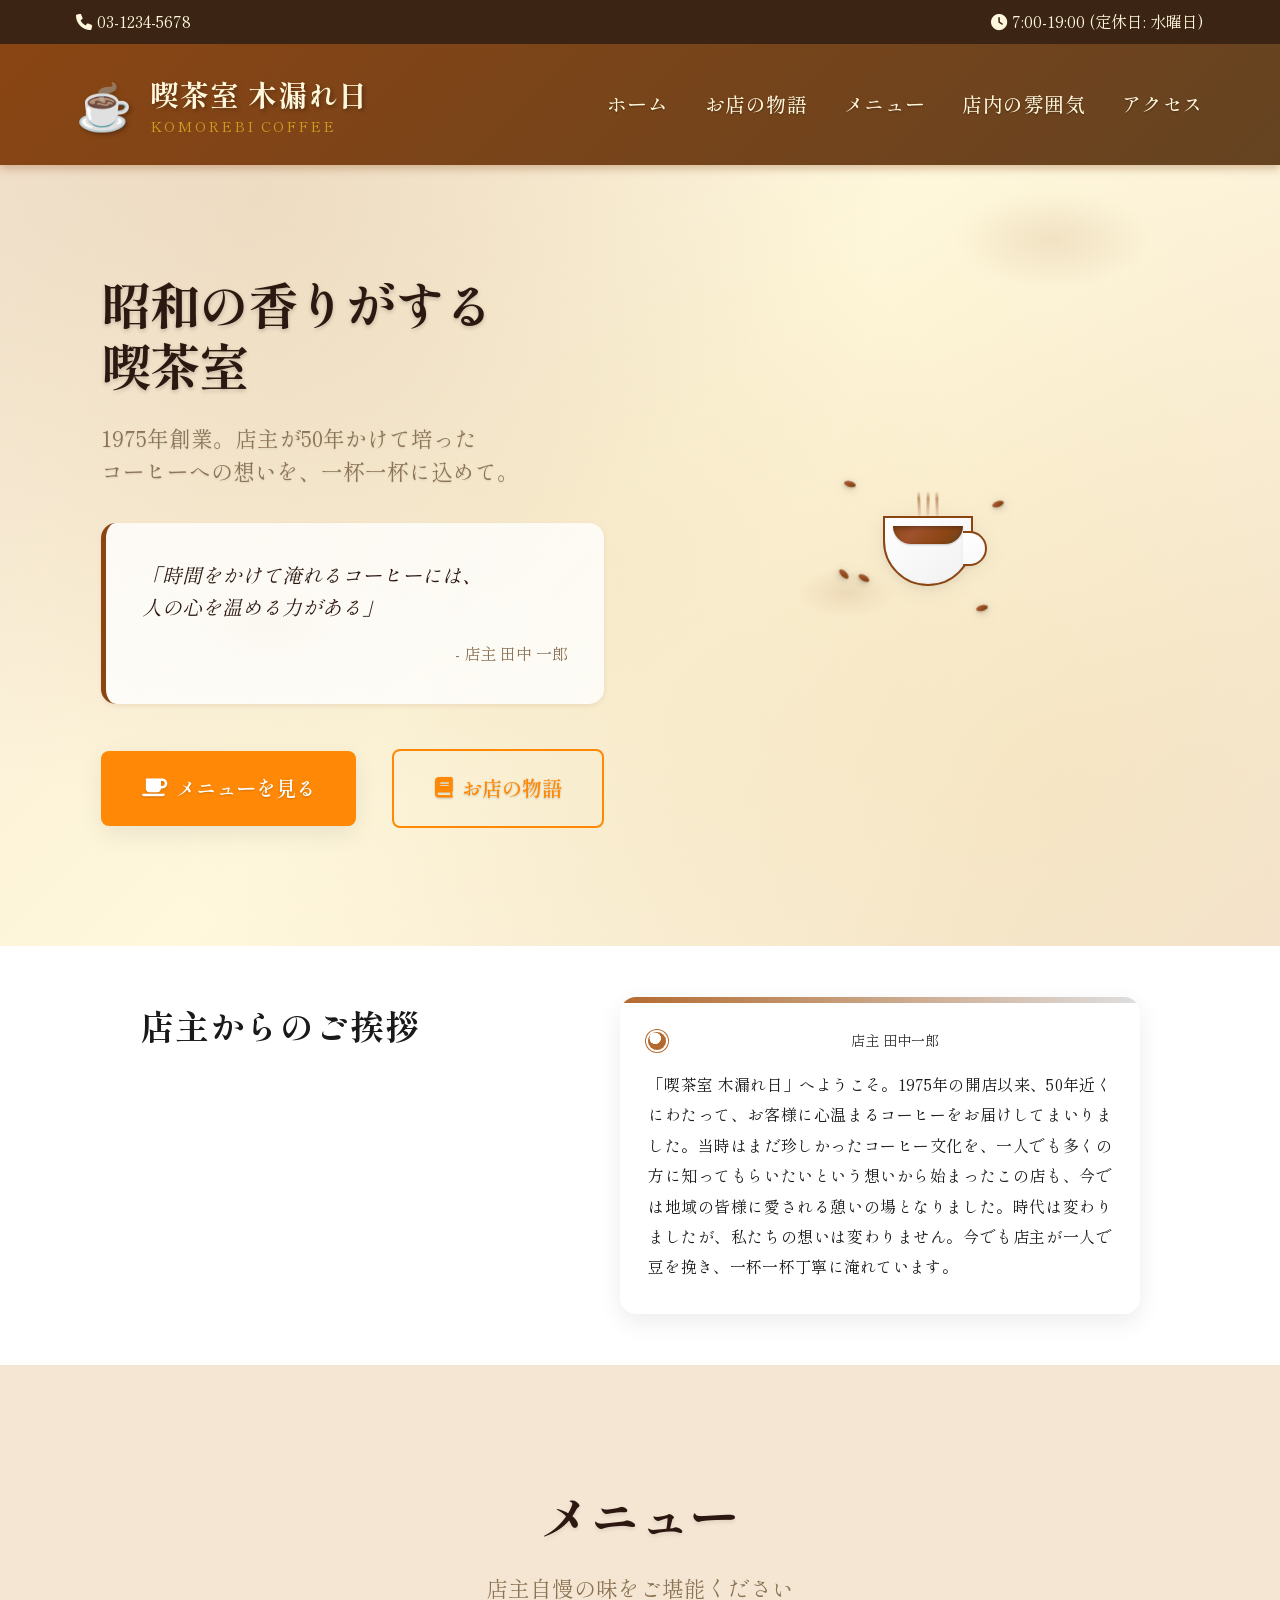
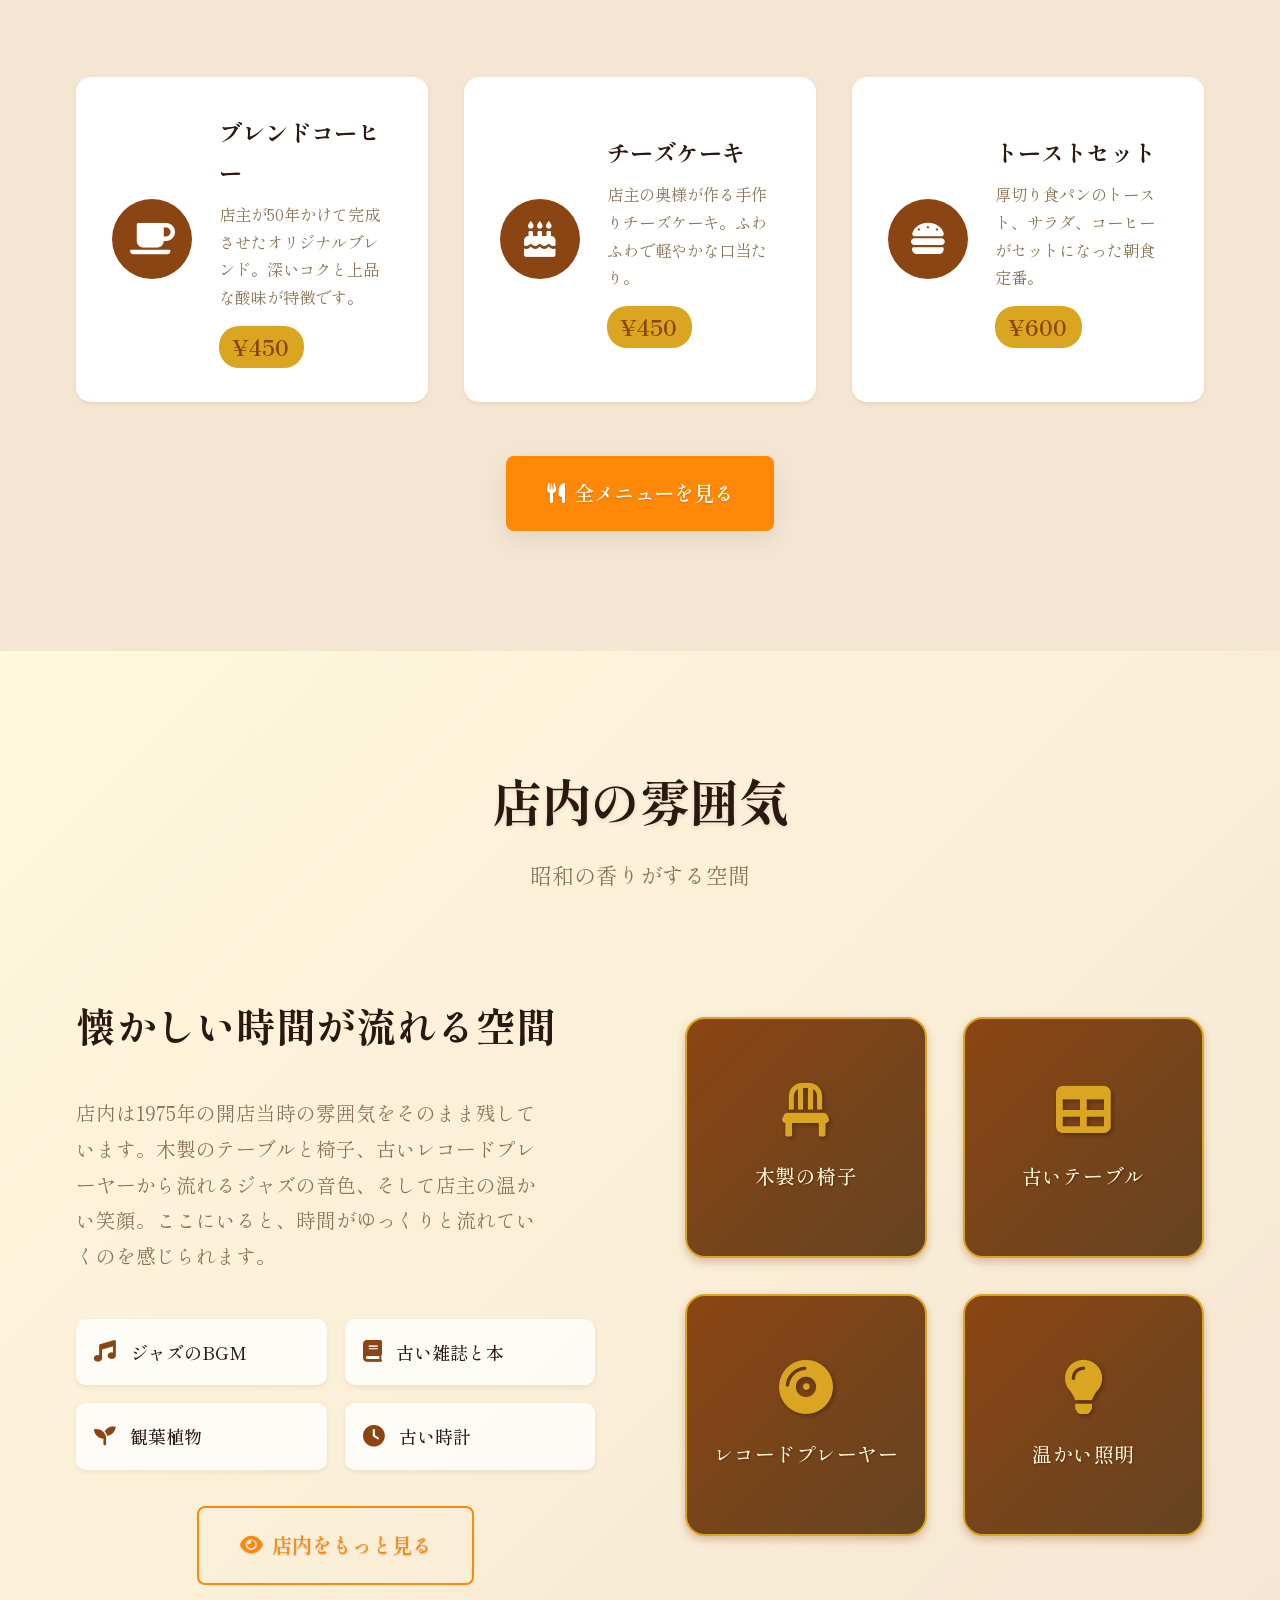
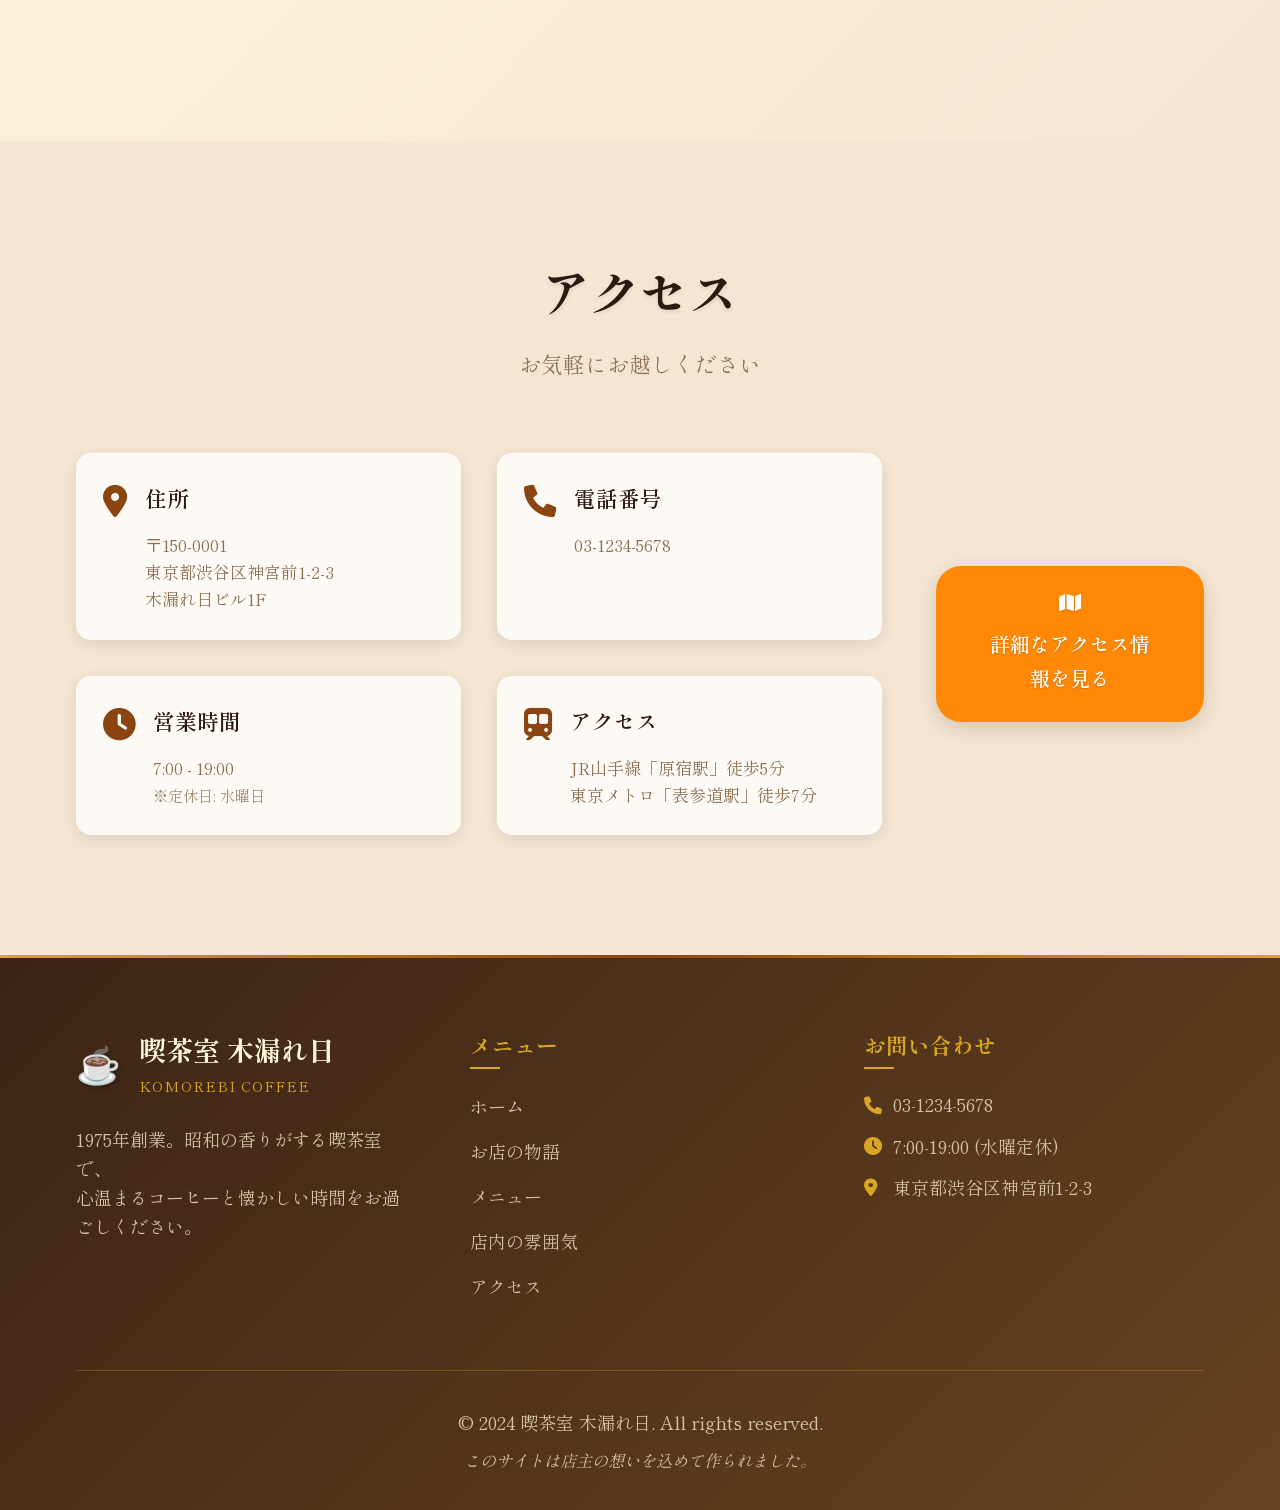
<file: index.html>
<!DOCTYPE html>
<html lang="ja">
<head>
    <meta charset="UTF-8">
    <meta name="viewport" content="width=device-width, initial-scale=1.0">
    <title>喫茶室 木漏れ日 - 昭和レトロなコーヒーと手作りスイーツ</title>
    <meta name="description" content="喫茶室 木漏れ日は、昭和の雰囲気を残すレトロなカフェです。店主自慢のブレンドコーヒーと手作りのスイーツで、懐かしい時間をお過ごしください。">
    <link rel="stylesheet" href="styles.css">
    <link href="https://fonts.googleapis.com/css2?family=Shippori+Mincho:wght@400;500;600;700&family=Noto+Sans+JP:wght@300;400;500&display=swap" rel="stylesheet">
    <link rel="stylesheet" href="https://cdnjs.cloudflare.com/ajax/libs/font-awesome/6.0.0/css/all.min.css">
</head>
<body>
    <!-- ヘッダー -->
    <header class="header">
        <div class="header-top">
            <div class="container">
                <div class="header-info">
                    <span class="phone"><i class="fas fa-phone"></i> 03-1234-5678</span>
                    <span class="hours"><i class="fas fa-clock"></i> 7:00-19:00 (定休日: 水曜日)</span>
                </div>
            </div>
        </div>
        <nav class="nav">
            <div class="nav-container">
                <div class="logo">
                    <div class="logo-icon">☕</div>
                    <div class="logo-text">
                        <h1>喫茶室 木漏れ日</h1>
                        <p>KOMOREBI COFFEE</p>
                    </div>
                </div>
                <ul class="nav-menu" id="nav-menu">
                    <li><a href="index.html" class="nav-link">ホーム</a></li>
                    <li><a href="story.html" class="nav-link">お店の物語</a></li>
                    <li><a href="menu.html" class="nav-link">メニュー</a></li>
                    <li><a href="atmosphere.html" class="nav-link">店内の雰囲気</a></li>
                    <li><a href="access.html" class="nav-link">アクセス</a></li>
                </ul>
                <button class="menu-btn" aria-label="メニューを開く" aria-expanded="false" aria-controls="nav-menu">
                    <span class="bar"></span>
                    <span class="bar"></span>
                    <span class="bar"></span>
                </button>
            </div>
        </nav>
    </header>

    <!-- メインコンテンツ -->
    <main>
        <!-- ヒーローセクション -->
        <section id="home" class="hero">
            <div class="hero-background">
                <div class="vintage-pattern"></div>
                <div class="coffee-stains">
                    <div class="stain stain-1"></div>
                    <div class="stain stain-2"></div>
                    <div class="stain stain-3"></div>
                </div>
            </div>
            <div class="hero-content">
                <div class="hero-text">
                    <h1 class="hero-title">昭和の香りがする<br>喫茶室</h1>
                    <p class="hero-subtitle">1975年創業。店主が50年かけて培った<br>コーヒーへの想いを、一杯一杯に込めて。</p>
                    <div class="hero-quote">
                        <p class="quote-text">「時間をかけて淹れるコーヒーには、<br>人の心を温める力がある」</p>
                        <p class="quote-author">- 店主 田中 一郎</p>
                    </div>
                    <div class="hero-buttons">
                        <a href="#menu" class="btn btn-primary">
                            <i class="fas fa-coffee"></i>
                            メニューを見る
                        </a>
                        <a href="#story" class="btn btn-secondary">
                            <i class="fas fa-book"></i>
                            お店の物語
                        </a>
                    </div>
                </div>
                <div class="hero-visual">
                    <div class="coffee-animation-container">
                        <div class="coffee-cup">
                            <div class="cup-body">
                                <div class="coffee-liquid"></div>
                            </div>
                            <div class="cup-handle"></div>
                            <div class="steam">
                                <div class="steam-line"></div>
                                <div class="steam-line"></div>
                                <div class="steam-line"></div>
                            </div>
                        </div>
                        <div class="coffee-beans">
                            <div class="bean bean-1"></div>
                            <div class="bean bean-2"></div>
                            <div class="bean bean-3"></div>
                            <div class="bean bean-4"></div>
                            <div class="bean bean-5"></div>
                        </div>
                    </div>
                </div>
            </div>
        </section>

        <!-- お店の紹介 -->
        <section id="about" class="greeting" aria-labelledby="greeting-title">
            <div class="greeting__inner">
                <h2 id="greeting-title" class="greeting__heading">店主からのご挨拶</h2>
                <article class="greeting__card">
                    <header class="greeting__meta">
                        <span class="greeting__avatar" aria-hidden="true"></span>
                        <span class="greeting__name">店主 田中一郎</span>
                    </header>
                    <div class="greeting__body">
                        「喫茶室 木漏れ日」へようこそ。1975年の開店以来、50年近くにわたって、お客様に心温まるコーヒーをお届けしてまいりました。当時はまだ珍しかったコーヒー文化を、一人でも多くの方に知ってもらいたいという想いから始まったこの店も、今では地域の皆様に愛される憩いの場となりました。時代は変わりましたが、私たちの想いは変わりません。今でも店主が一人で豆を挽き、一杯一杯丁寧に淹れています。
                    </div>
                </article>
            </div>
        </section>

        <!-- メニュー紹介 -->
        <section id="menu-preview" class="menu-preview">
            <div class="container">
                <div class="section-header">
                    <h2 class="section-title">メニュー</h2>
                    <p class="section-subtitle">店主自慢の味をご堪能ください</p>
                </div>
                <div class="menu-highlights">
                    <div class="highlight-item">
                        <div class="highlight-image">
                            <i class="fas fa-coffee"></i>
                        </div>
                        <div class="highlight-content">
                            <h3>ブレンドコーヒー</h3>
                            <p>店主が50年かけて完成させたオリジナルブレンド。深いコクと上品な酸味が特徴です。</p>
                            <span class="price">¥450</span>
                        </div>
                    </div>
                    <div class="highlight-item">
                        <div class="highlight-image">
                            <i class="fas fa-birthday-cake"></i>
                        </div>
                        <div class="highlight-content">
                            <h3>チーズケーキ</h3>
                            <p>店主の奥様が作る手作りチーズケーキ。ふわふわで軽やかな口当たり。</p>
                            <span class="price">¥450</span>
                        </div>
                    </div>
                    <div class="highlight-item">
                        <div class="highlight-image">
                            <i class="fas fa-hamburger"></i>
                        </div>
                        <div class="highlight-content">
                            <h3>トーストセット</h3>
                            <p>厚切り食パンのトースト、サラダ、コーヒーがセットになった朝食定番。</p>
                            <span class="price">¥600</span>
                        </div>
                    </div>
                </div>
                <div class="menu-link">
                    <a href="menu.html" class="btn btn-primary">
                        <i class="fas fa-utensils"></i>
                        全メニューを見る
                    </a>
                </div>
            </div>
        </section>

        <!-- 店内の雰囲気 -->
        <section id="atmosphere-preview" class="atmosphere-preview">
            <div class="container">
                <div class="section-header">
                    <h2 class="section-title">店内の雰囲気</h2>
                    <p class="section-subtitle">昭和の香りがする空間</p>
                </div>
                <div class="atmosphere-content">
                    <div class="atmosphere-text">
                        <h3>懐かしい時間が流れる空間</h3>
                        <p>店内は1975年の開店当時の雰囲気をそのまま残しています。木製のテーブルと椅子、古いレコードプレーヤーから流れるジャズの音色、そして店主の温かい笑顔。ここにいると、時間がゆっくりと流れていくのを感じられます。</p>
                        <div class="atmosphere-features">
                            <div class="feature-item">
                                <i class="fas fa-music"></i>
                                <span>ジャズのBGM</span>
                            </div>
                            <div class="feature-item">
                                <i class="fas fa-book"></i>
                                <span>古い雑誌と本</span>
                            </div>
                            <div class="feature-item">
                                <i class="fas fa-seedling"></i>
                                <span>観葉植物</span>
                            </div>
                            <div class="feature-item">
                                <i class="fas fa-clock"></i>
                                <span>古い時計</span>
                            </div>
                        </div>
                        <div class="atmosphere-link">
                            <a href="atmosphere.html" class="btn btn-secondary">
                                <i class="fas fa-eye"></i>
                                店内をもっと見る
                            </a>
                        </div>
                    </div>
                    <div class="atmosphere-visual">
                        <div class="interior-item">
                            <i class="fas fa-chair"></i>
                            <p>木製の椅子</p>
                        </div>
                        <div class="interior-item">
                            <i class="fas fa-table"></i>
                            <p>古いテーブル</p>
                        </div>
                        <div class="interior-item">
                            <i class="fas fa-compact-disc"></i>
                            <p>レコードプレーヤー</p>
                        </div>
                        <div class="interior-item">
                            <i class="fas fa-lightbulb"></i>
                            <p>温かい照明</p>
                        </div>
                    </div>
                </div>
            </div>
        </section>

        <!-- アクセス -->
        <section id="access-preview" class="access-preview">
            <div class="container">
                <div class="section-header">
                    <h2 class="section-title">アクセス</h2>
                    <p class="section-subtitle">お気軽にお越しください</p>
                </div>
                <div class="access-summary">
                    <div class="access-info">
                        <div class="info-item">
                            <i class="fas fa-map-marker-alt"></i>
                            <div>
                                <h3>住所</h3>
                                <p>〒150-0001<br>東京都渋谷区神宮前1-2-3<br>木漏れ日ビル1F</p>
                            </div>
                        </div>
                        <div class="info-item">
                            <i class="fas fa-phone"></i>
                            <div>
                                <h3>電話番号</h3>
                                <p>03-1234-5678</p>
                            </div>
                        </div>
                        <div class="info-item">
                            <i class="fas fa-clock"></i>
                            <div>
                                <h3>営業時間</h3>
                                <p>7:00 - 19:00<br><small>※定休日: 水曜日</small></p>
                            </div>
                        </div>
                        <div class="info-item">
                            <i class="fas fa-subway"></i>
                            <div>
                                <h3>アクセス</h3>
                                <p>JR山手線「原宿駅」徒歩5分<br>東京メトロ「表参道駅」徒歩7分</p>
                            </div>
                        </div>
                    </div>
                    <div class="access-link">
                        <a href="access.html" class="btn btn-primary">
                            <i class="fas fa-map"></i>
                            詳細なアクセス情報を見る
                        </a>
                    </div>
                </div>
            </div>
        </section>
    </main>

    <!-- フッター -->
    <footer class="footer">
        <div class="container">
            <div class="footer-content">
                <div class="footer-info">
                    <div class="footer-logo">
                        <div class="logo-icon">☕</div>
                        <div class="logo-text">
                            <h3>喫茶室 木漏れ日</h3>
                            <p>KOMOREBI COFFEE</p>
                        </div>
                    </div>
                    <p class="footer-description">1975年創業。昭和の香りがする喫茶室で、<br>心温まるコーヒーと懐かしい時間をお過ごしください。</p>
                </div>
                <div class="footer-links">
                    <h4>メニュー</h4>
                    <ul>
                        <li><a href="index.html">ホーム</a></li>
                        <li><a href="story.html">お店の物語</a></li>
                        <li><a href="menu.html">メニュー</a></li>
                        <li><a href="atmosphere.html">店内の雰囲気</a></li>
                        <li><a href="access.html">アクセス</a></li>
                    </ul>
                </div>
                <div class="footer-contact">
                    <h4>お問い合わせ</h4>
                    <p><i class="fas fa-phone"></i> 03-1234-5678</p>
                    <p><i class="fas fa-clock"></i> 7:00-19:00 (水曜定休)</p>
                    <p><i class="fas fa-map-marker-alt"></i> 東京都渋谷区神宮前1-2-3</p>
                </div>
            </div>
            <div class="footer-bottom">
                <p>&copy; 2024 喫茶室 木漏れ日. All rights reserved.</p>
                <p class="footer-note">このサイトは店主の想いを込めて作られました。</p>
            </div>
        </div>
    </footer>

    <script src="script.js"></script>
</body>
</html>
</file>
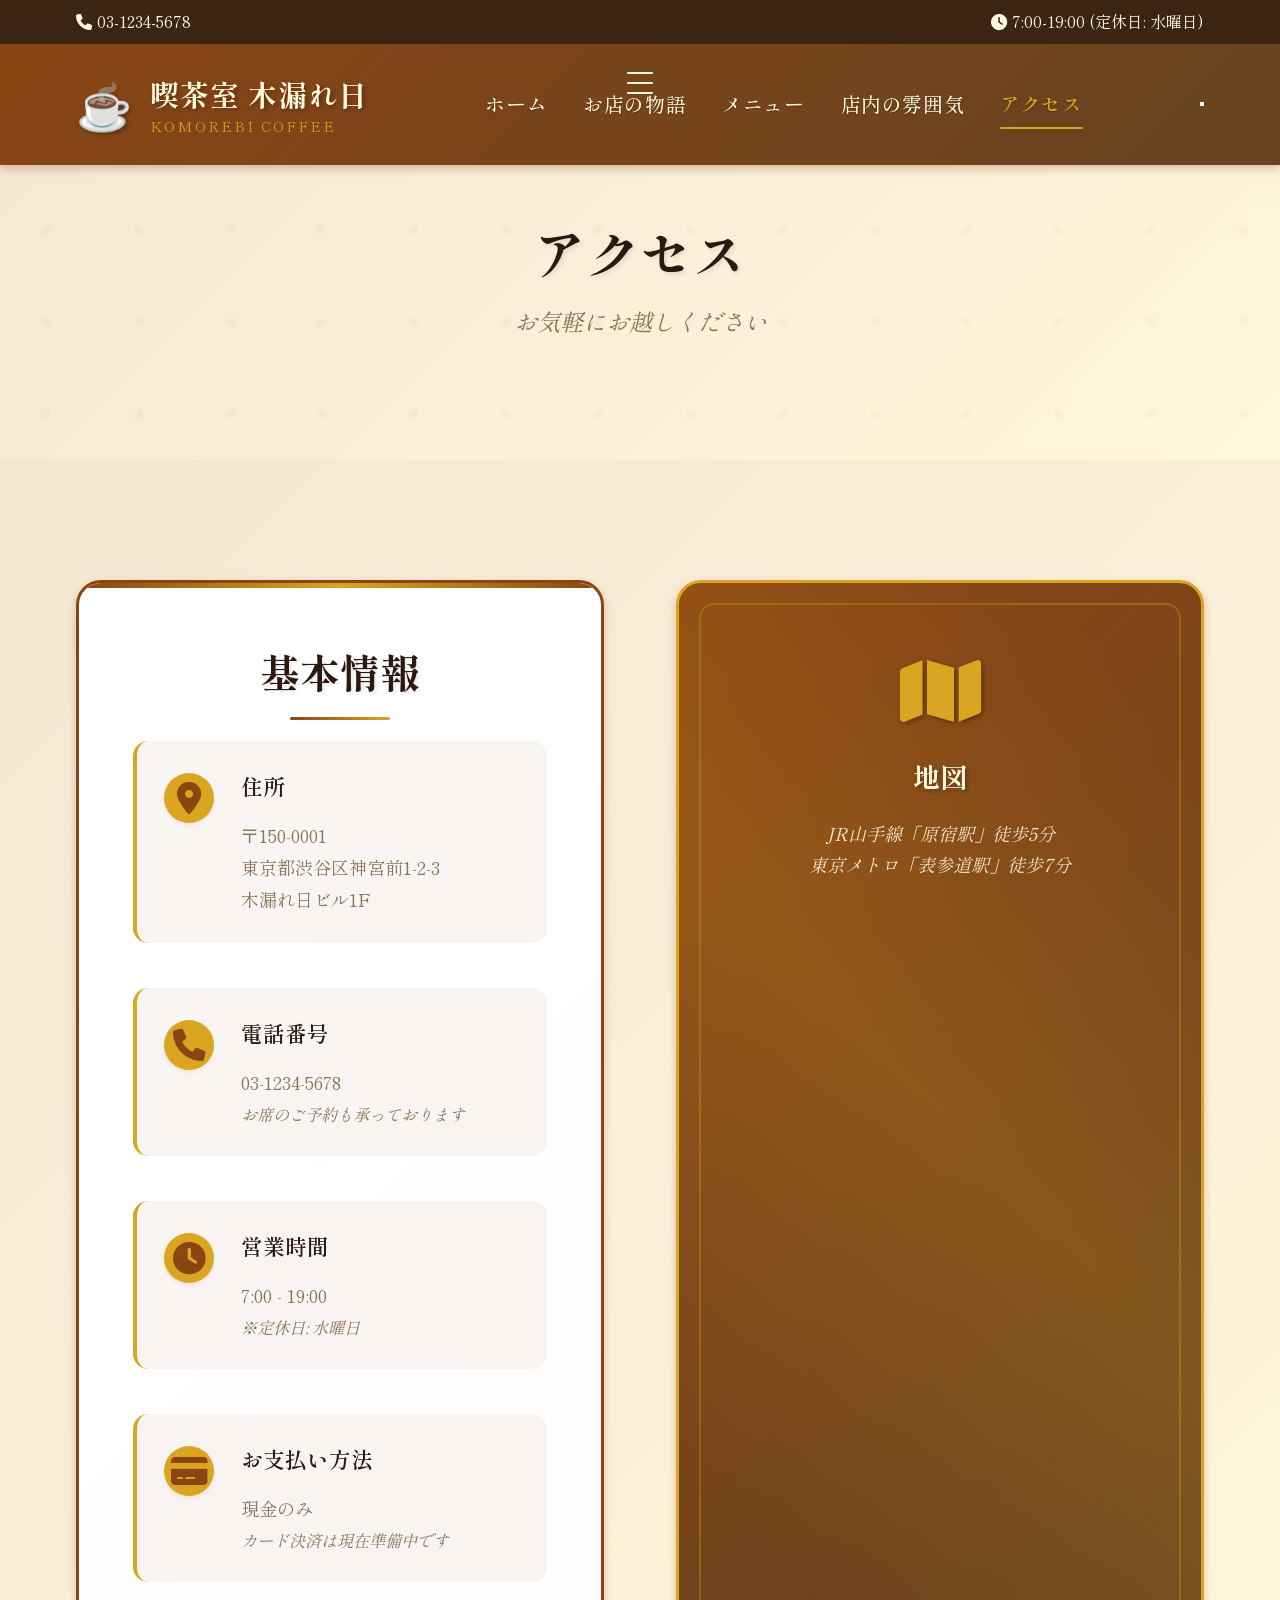
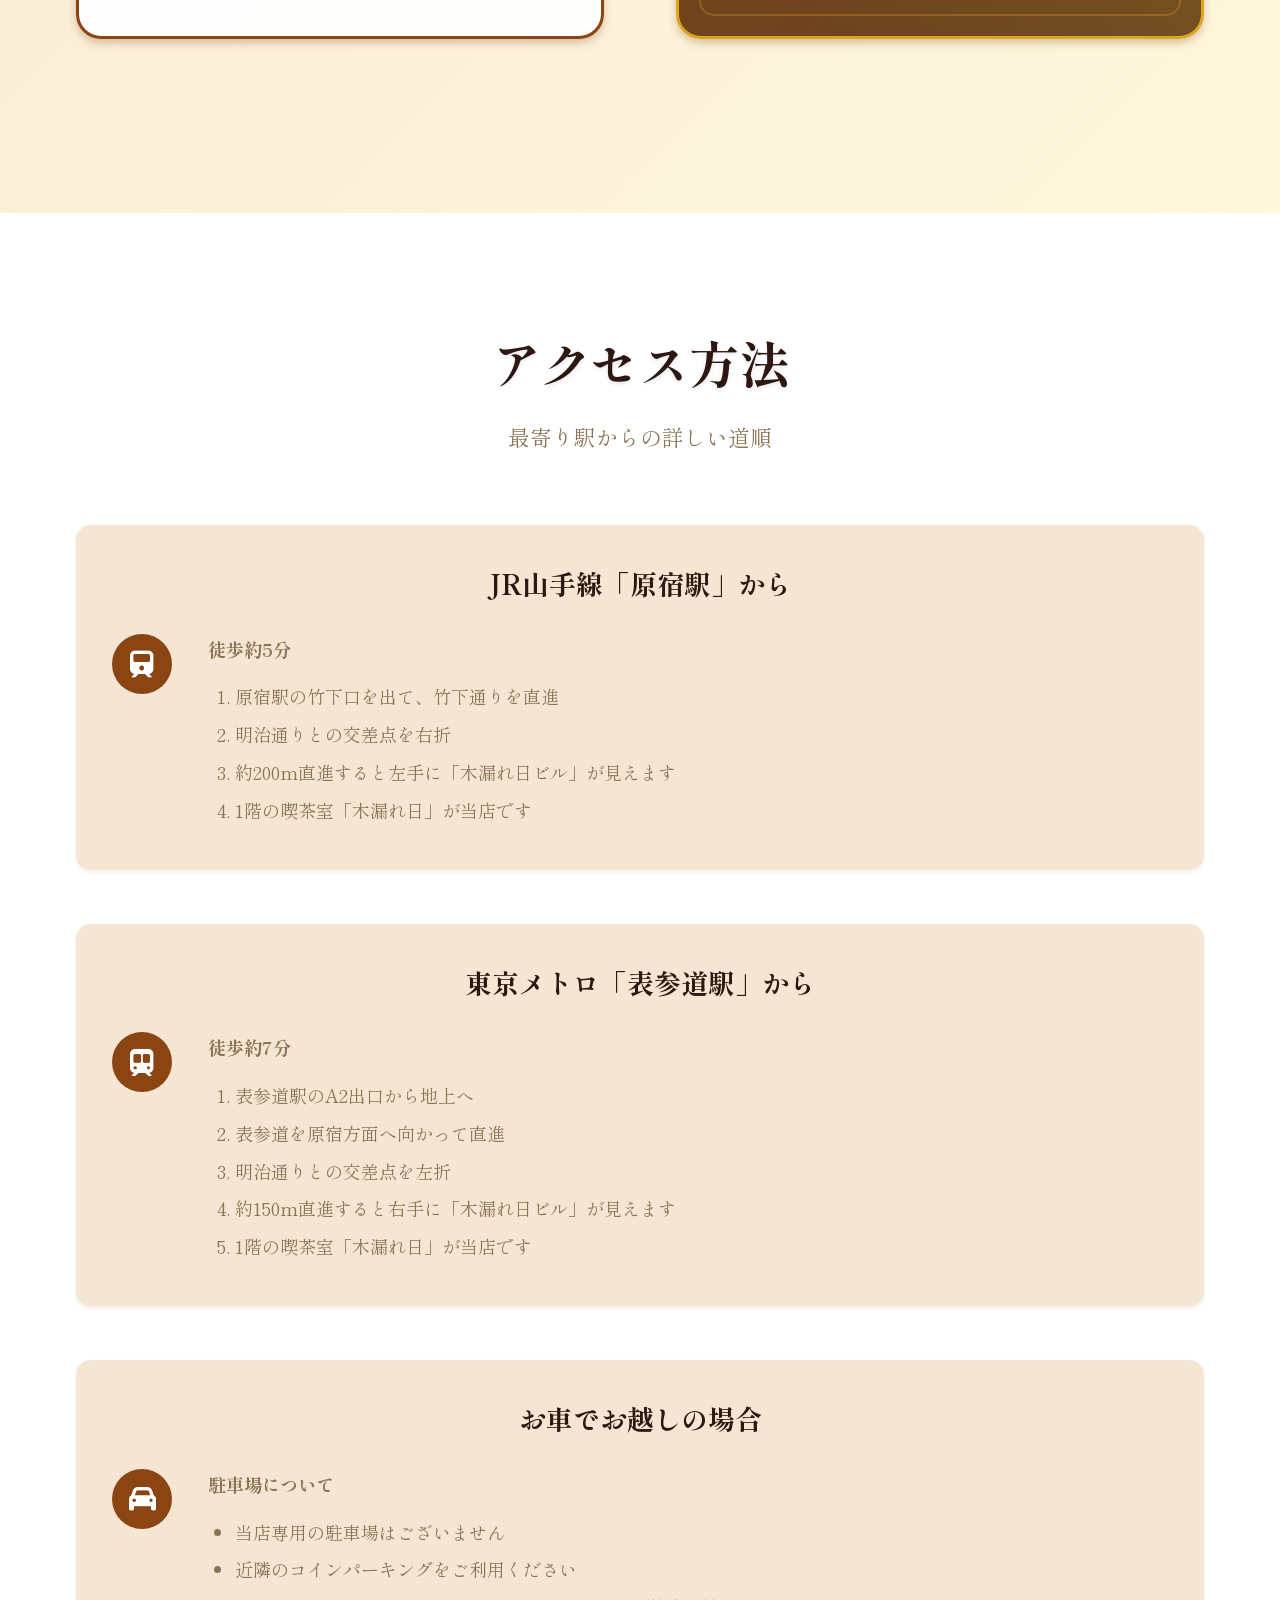
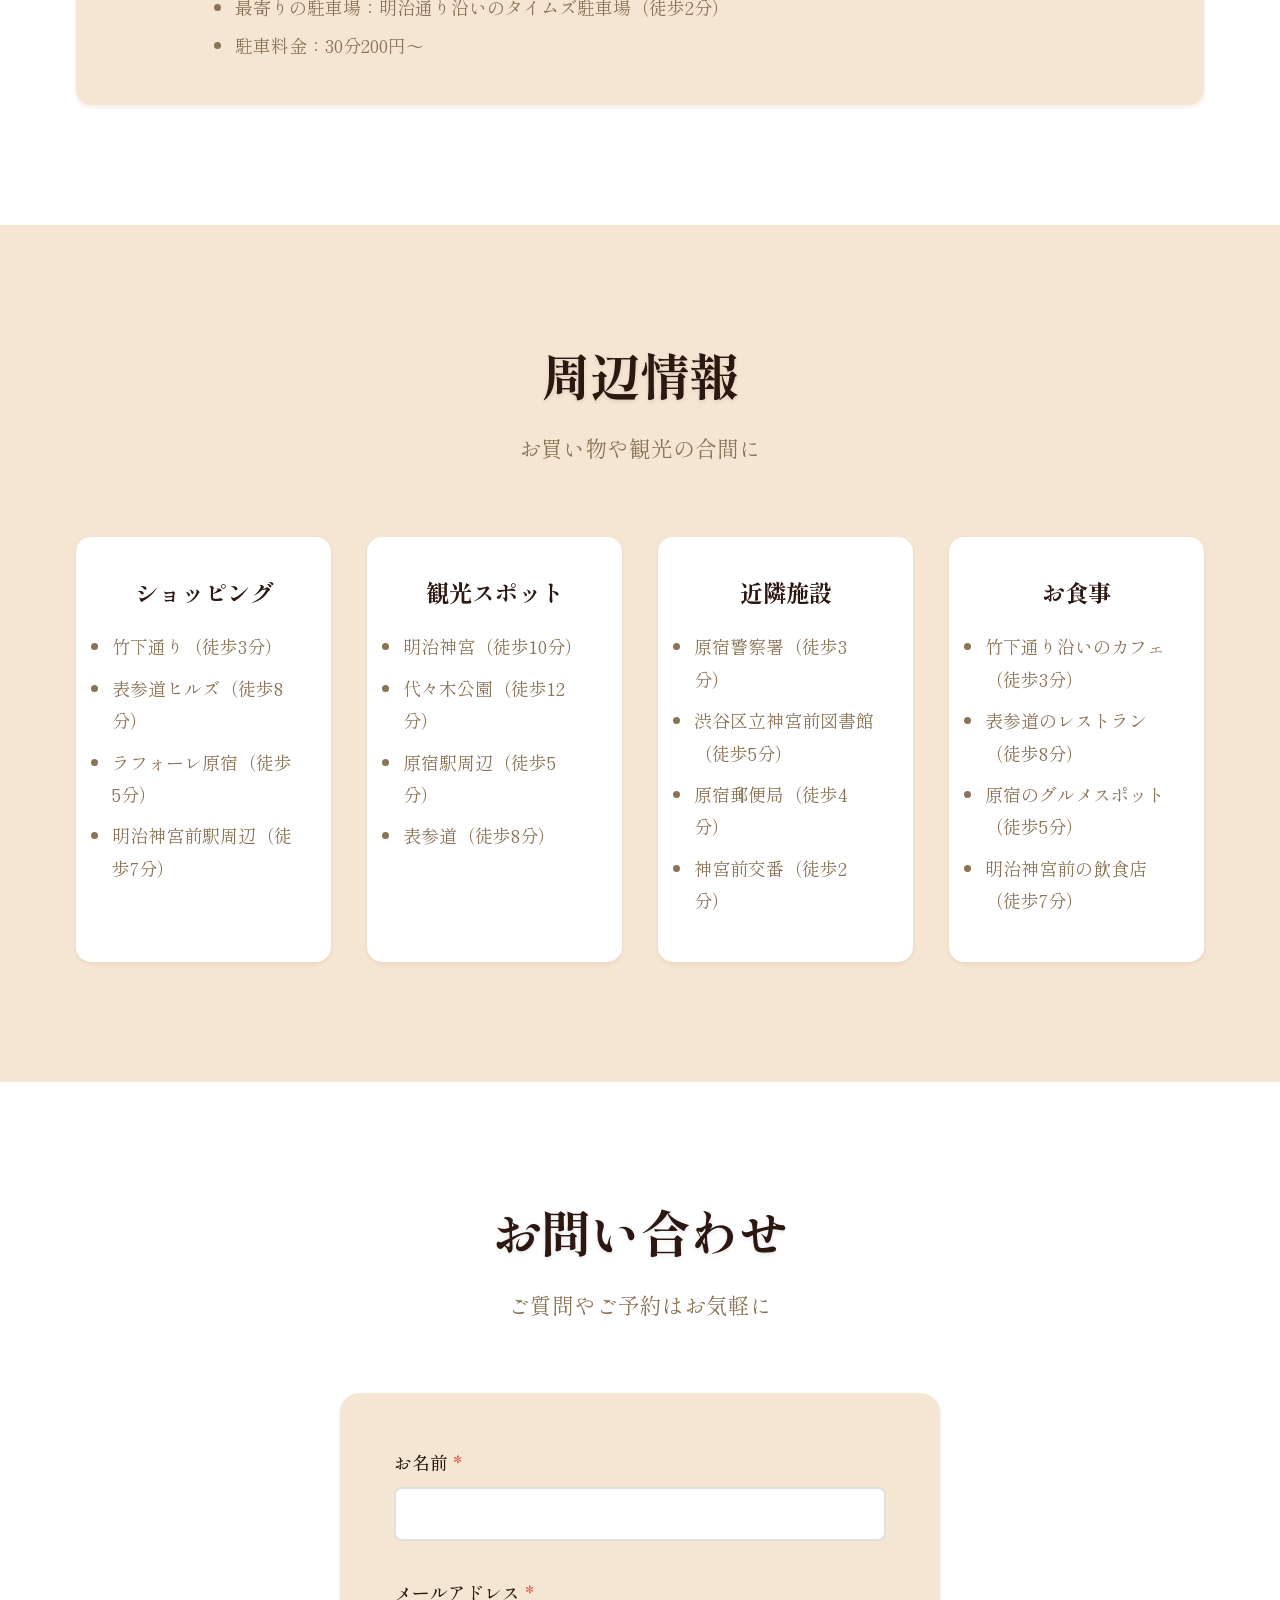
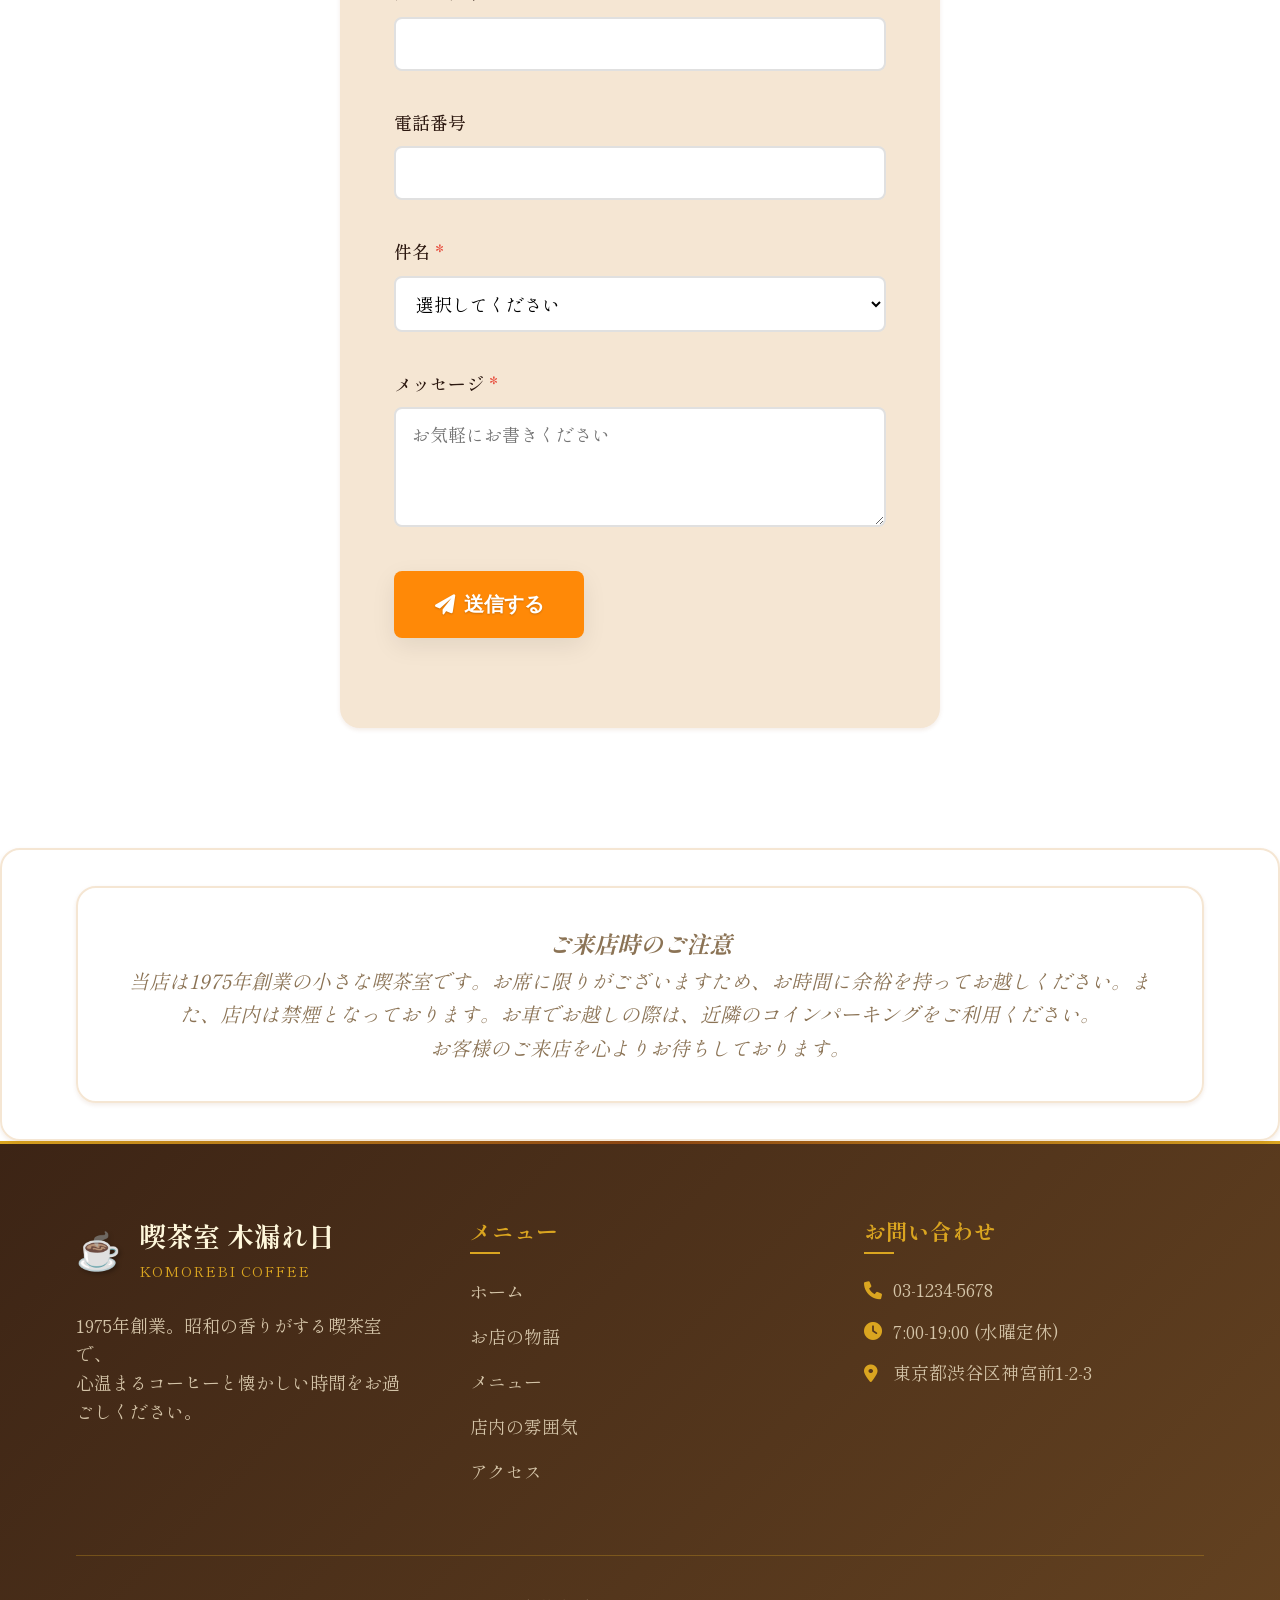
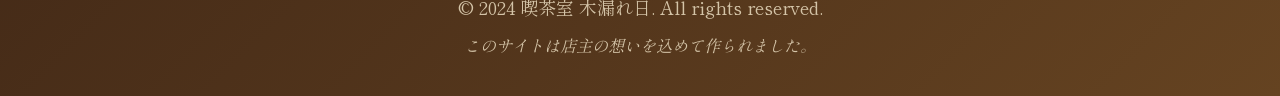
<file: access.html>
<!DOCTYPE html>
<html lang="ja">
<head>
    <meta charset="UTF-8">
    <meta name="viewport" content="width=device-width, initial-scale=1.0">
    <title>アクセス - 喫茶室 木漏れ日</title>
    <meta name="description" content="喫茶室 木漏れ日のアクセス情報。JR山手線「原宿駅」徒歩5分、東京メトロ「表参道駅」徒歩7分。お気軽にお越しください。">
    <link rel="stylesheet" href="styles.css">
    <link href="https://fonts.googleapis.com/css2?family=Shippori+Mincho:wght@400;500;600;700&family=Noto+Sans+JP:wght@300;400;500&display=swap" rel="stylesheet">
    <link rel="stylesheet" href="https://cdnjs.cloudflare.com/ajax/libs/font-awesome/6.0.0/css/all.min.css">
</head>
<body>
    <!-- ヘッダー -->
    <header class="header">
        <div class="header-top">
            <div class="container">
                <div class="header-info">
                    <span class="phone"><i class="fas fa-phone"></i> 03-1234-5678</span>
                    <span class="hours"><i class="fas fa-clock"></i> 7:00-19:00 (定休日: 水曜日)</span>
                </div>
            </div>
        </div>
        <nav class="nav">
            <div class="nav-container">
                <div class="logo">
                    <div class="logo-icon">☕</div>
                    <div class="logo-text">
                        <h1>喫茶室 木漏れ日</h1>
                        <p>KOMOREBI COFFEE</p>
                    </div>
                </div>
                <ul class="nav-menu" id="nav-menu">
                    <li><a href="index.html" class="nav-link">ホーム</a></li>
                    <li><a href="story.html" class="nav-link">お店の物語</a></li>
                    <li><a href="menu.html" class="nav-link">メニュー</a></li>
                    <li><a href="atmosphere.html" class="nav-link">店内の雰囲気</a></li>
                    <li><a href="access.html" class="nav-link active">アクセス</a></li>
                </ul>
                <button class="hamburger" aria-label="メニューを開く" aria-expanded="false" aria-controls="nav-menu">
                    <span class="bar" aria-hidden="true"></span>
                    <span class="bar" aria-hidden="true"></span>
                    <span class="bar" aria-hidden="true"></span>
                </button>
            </div>
        </nav>
    </header>

    <!-- メインコンテンツ -->
    <main>
        <!-- ページヘッダー -->
        <section class="page-header">
            <div class="container">
                <div class="page-title">
                    <h1>アクセス</h1>
                    <p class="page-subtitle">お気軽にお越しください</p>
                </div>
            </div>
        </section>

        <!-- アクセス情報 -->
        <section class="access">
            <div class="container">
                <div class="access-content">
                    <div class="info-card">
                        <h3>基本情報</h3>
                        <div class="info-details">
                            <div class="info-row">
                                <i class="fas fa-map-marker-alt"></i>
                                <div>
                                    <strong>住所</strong>
                                    <p>〒150-0001<br>東京都渋谷区神宮前1-2-3<br>木漏れ日ビル1F</p>
                                </div>
                            </div>
                            <div class="info-row">
                                <i class="fas fa-phone"></i>
                                <div>
                                    <strong>電話番号</strong>
                                    <p>03-1234-5678</p>
                                    <small>お席のご予約も承っております</small>
                                </div>
                            </div>
                            <div class="info-row">
                                <i class="fas fa-clock"></i>
                                <div>
                                    <strong>営業時間</strong>
                                    <p>7:00 - 19:00</p>
                                    <small>※定休日: 水曜日</small>
                                </div>
                            </div>
                            <div class="info-row">
                                <i class="fas fa-credit-card"></i>
                                <div>
                                    <strong>お支払い方法</strong>
                                    <p>現金のみ</p>
                                    <small>カード決済は現在準備中です</small>
                                </div>
                            </div>
                        </div>
                    </div>
                    <div class="map-placeholder">
                        <i class="fas fa-map"></i>
                        <p>地図</p>
                        <small>JR山手線「原宿駅」徒歩5分<br>東京メトロ「表参道駅」徒歩7分</small>
                    </div>
                </div>
            </div>
        </section>

        <!-- アクセス方法 -->
        <section class="access-details">
            <div class="container">
                <div class="section-header">
                    <h2 class="section-title">アクセス方法</h2>
                    <p class="section-subtitle">最寄り駅からの詳しい道順</p>
                </div>
                <div class="access-methods">
                    <div class="access-method">
                        <h3>JR山手線「原宿駅」から</h3>
                        <div class="method-content">
                            <div class="method-icon">
                                <i class="fas fa-train"></i>
                            </div>
                            <div class="method-text">
                                <p><strong>徒歩約5分</strong></p>
                                <ol>
                                    <li>原宿駅の竹下口を出て、竹下通りを直進</li>
                                    <li>明治通りとの交差点を右折</li>
                                    <li>約200m直進すると左手に「木漏れ日ビル」が見えます</li>
                                    <li>1階の喫茶室「木漏れ日」が当店です</li>
                                </ol>
                            </div>
                        </div>
                    </div>
                    <div class="access-method">
                        <h3>東京メトロ「表参道駅」から</h3>
                        <div class="method-content">
                            <div class="method-icon">
                                <i class="fas fa-subway"></i>
                            </div>
                            <div class="method-text">
                                <p><strong>徒歩約7分</strong></p>
                                <ol>
                                    <li>表参道駅のA2出口から地上へ</li>
                                    <li>表参道を原宿方面へ向かって直進</li>
                                    <li>明治通りとの交差点を左折</li>
                                    <li>約150m直進すると右手に「木漏れ日ビル」が見えます</li>
                                    <li>1階の喫茶室「木漏れ日」が当店です</li>
                                </ol>
                            </div>
                        </div>
                    </div>
                    <div class="access-method">
                        <h3>お車でお越しの場合</h3>
                        <div class="method-content">
                            <div class="method-icon">
                                <i class="fas fa-car"></i>
                            </div>
                            <div class="method-text">
                                <p><strong>駐車場について</strong></p>
                                <ul>
                                    <li>当店専用の駐車場はございません</li>
                                    <li>近隣のコインパーキングをご利用ください</li>
                                    <li>最寄りの駐車場：明治通り沿いのタイムズ駐車場（徒歩2分）</li>
                                    <li>駐車料金：30分200円〜</li>
                                </ul>
                            </div>
                        </div>
                    </div>
                </div>
            </div>
        </section>

        <!-- 周辺情報 -->
        <section class="surrounding-info">
            <div class="container">
                <div class="section-header">
                    <h2 class="section-title">周辺情報</h2>
                    <p class="section-subtitle">お買い物や観光の合間に</p>
                </div>
                <div class="surrounding-grid">
                    <div class="surrounding-item">
                        <h3>ショッピング</h3>
                        <ul>
                            <li>竹下通り（徒歩3分）</li>
                            <li>表参道ヒルズ（徒歩8分）</li>
                            <li>ラフォーレ原宿（徒歩5分）</li>
                            <li>明治神宮前駅周辺（徒歩7分）</li>
                        </ul>
                    </div>
                    <div class="surrounding-item">
                        <h3>観光スポット</h3>
                        <ul>
                            <li>明治神宮（徒歩10分）</li>
                            <li>代々木公園（徒歩12分）</li>
                            <li>原宿駅周辺（徒歩5分）</li>
                            <li>表参道（徒歩8分）</li>
                        </ul>
                    </div>
                    <div class="surrounding-item">
                        <h3>近隣施設</h3>
                        <ul>
                            <li>原宿警察署（徒歩3分）</li>
                            <li>渋谷区立神宮前図書館（徒歩5分）</li>
                            <li>原宿郵便局（徒歩4分）</li>
                            <li>神宮前交番（徒歩2分）</li>
                        </ul>
                    </div>
                    <div class="surrounding-item">
                        <h3>お食事</h3>
                        <ul>
                            <li>竹下通り沿いのカフェ（徒歩3分）</li>
                            <li>表参道のレストラン（徒歩8分）</li>
                            <li>原宿のグルメスポット（徒歩5分）</li>
                            <li>明治神宮前の飲食店（徒歩7分）</li>
                        </ul>
                    </div>
                </div>
            </div>
        </section>

        <!-- お問い合わせフォーム -->
        <section class="contact-form">
            <div class="container">
                <div class="section-header">
                    <h2 class="section-title">お問い合わせ</h2>
                    <p class="section-subtitle">ご質問やご予約はお気軽に</p>
                </div>
                <div class="form-container">
                    <div class="contact-form-content">
                        <form>
                            <div class="form-group">
                                <label for="name">お名前 <span style="color: #e74c3c;">*</span></label>
                                <input type="text" id="name" name="name" required>
                            </div>
                            <div class="form-group">
                                <label for="email">メールアドレス <span style="color: #e74c3c;">*</span></label>
                                <input type="email" id="email" name="email" required>
                            </div>
                            <div class="form-group">
                                <label for="phone">電話番号</label>
                                <input type="tel" id="phone" name="phone">
                            </div>
                            <div class="form-group">
                                <label for="subject">件名 <span style="color: #e74c3c;">*</span></label>
                                <select id="subject" name="subject" required>
                                    <option value="">選択してください</option>
                                    <option value="reservation">ご予約について</option>
                                    <option value="menu">メニューについて</option>
                                    <option value="access">アクセスについて</option>
                                    <option value="other">その他</option>
                                </select>
                            </div>
                            <div class="form-group">
                                <label for="message">メッセージ <span style="color: #e74c3c;">*</span></label>
                                <textarea id="message" name="message" required placeholder="お気軽にお書きください"></textarea>
                            </div>
                            <div class="form-group">
                                <button type="submit" class="btn btn-primary">
                                    <i class="fas fa-paper-plane"></i>
                                    送信する
                                </button>
                            </div>
                        </form>
                    </div>
                </div>
            </div>
        </section>

        <!-- アクセス注意事項 -->
        <section class="access-note">
            <div class="container">
                <div class="access-note">
                    <h3>ご来店時のご注意</h3>
                    <p>当店は1975年創業の小さな喫茶室です。お席に限りがございますため、お時間に余裕を持ってお越しください。また、店内は禁煙となっております。お車でお越しの際は、近隣のコインパーキングをご利用ください。</p>
                    <p>お客様のご来店を心よりお待ちしております。</p>
                </div>
            </div>
        </section>
    </main>

    <!-- フッター -->
    <footer class="footer">
        <div class="container">
            <div class="footer-content">
                <div class="footer-info">
                    <div class="footer-logo">
                        <div class="logo-icon">☕</div>
                        <div class="logo-text">
                            <h3>喫茶室 木漏れ日</h3>
                            <p>KOMOREBI COFFEE</p>
                        </div>
                    </div>
                    <p class="footer-description">1975年創業。昭和の香りがする喫茶室で、<br>心温まるコーヒーと懐かしい時間をお過ごしください。</p>
                </div>
                <div class="footer-links">
                    <h4>メニュー</h4>
                    <ul>
                        <li><a href="index.html">ホーム</a></li>
                        <li><a href="story.html">お店の物語</a></li>
                        <li><a href="menu.html">メニュー</a></li>
                        <li><a href="atmosphere.html">店内の雰囲気</a></li>
                        <li><a href="access.html">アクセス</a></li>
                    </ul>
                </div>
                <div class="footer-contact">
                    <h4>お問い合わせ</h4>
                    <p><i class="fas fa-phone"></i> 03-1234-5678</p>
                    <p><i class="fas fa-clock"></i> 7:00-19:00 (水曜定休)</p>
                    <p><i class="fas fa-map-marker-alt"></i> 東京都渋谷区神宮前1-2-3</p>
                </div>
            </div>
            <div class="footer-bottom">
                <p>&copy; 2024 喫茶室 木漏れ日. All rights reserved.</p>
                <p class="footer-note">このサイトは店主の想いを込めて作られました。</p>
            </div>
        </div>
    </footer>

    <script src="script.js"></script>
</body>
</html>
</file>
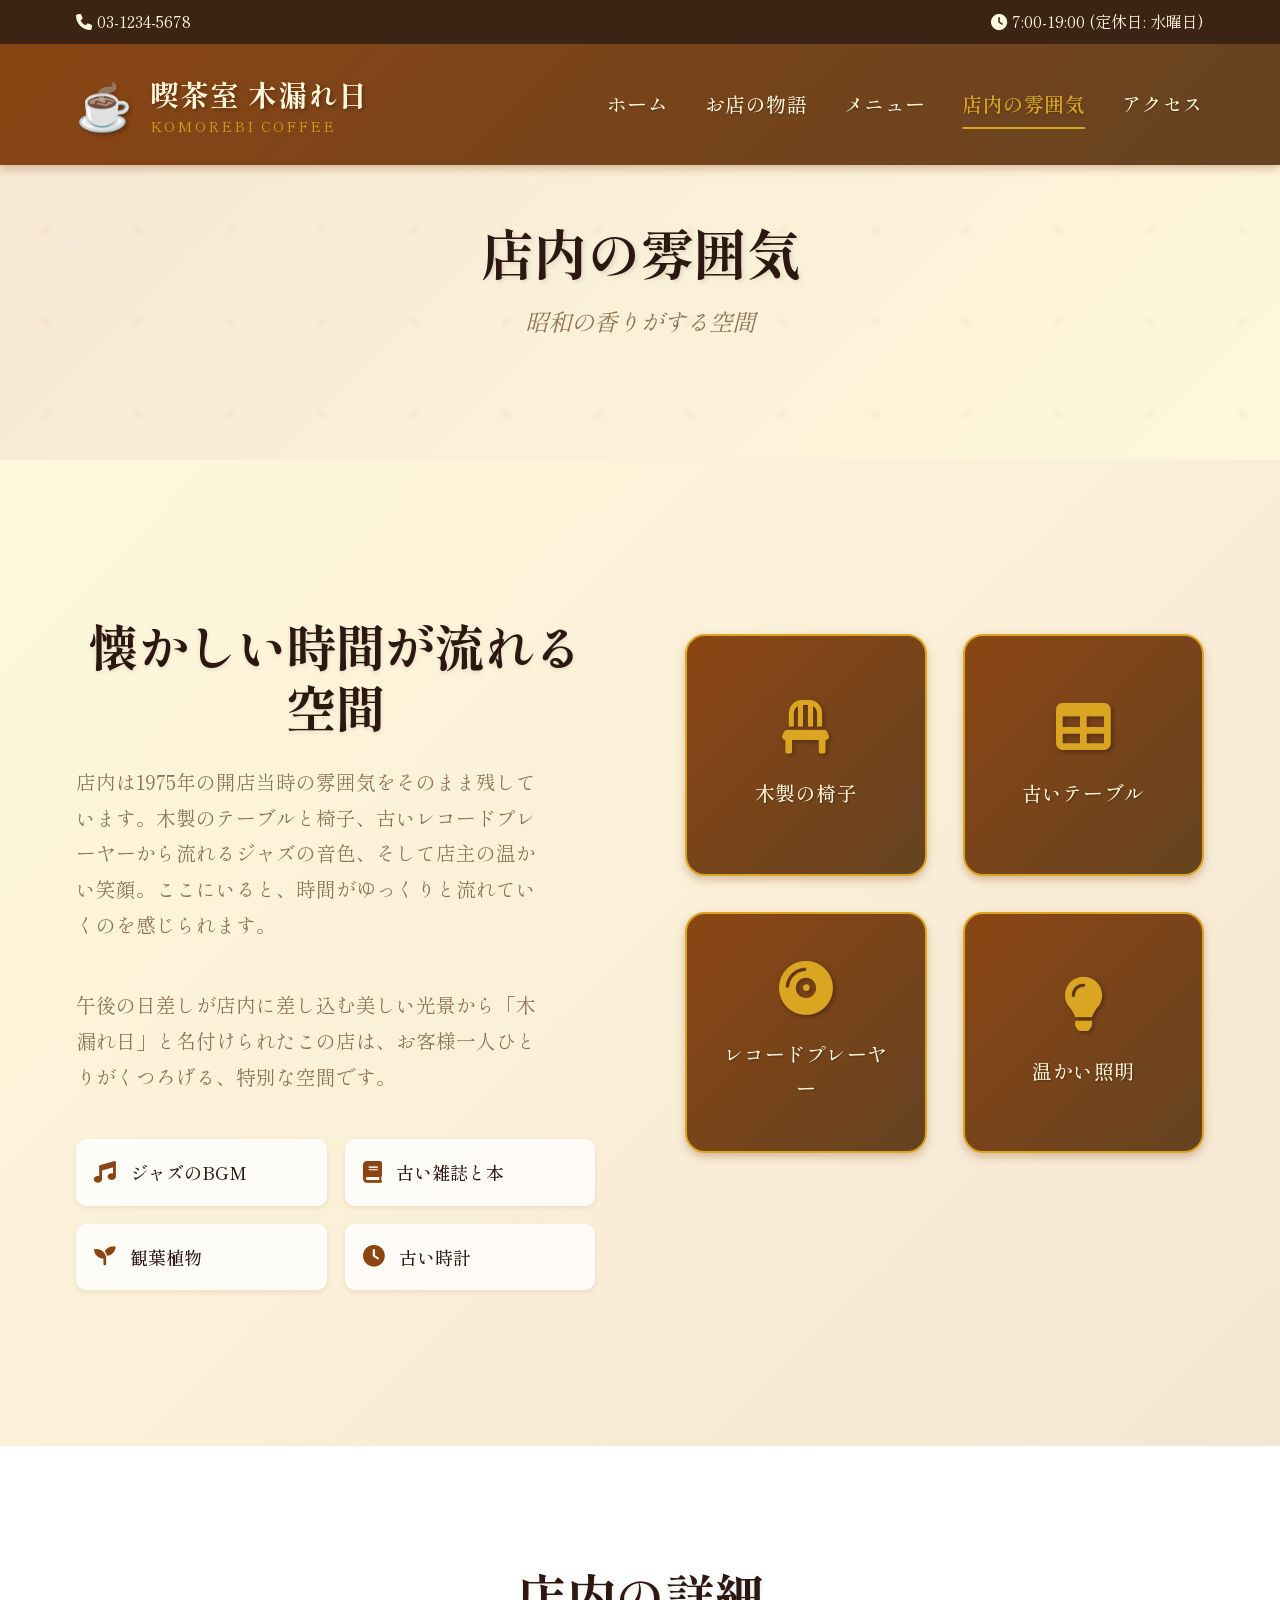
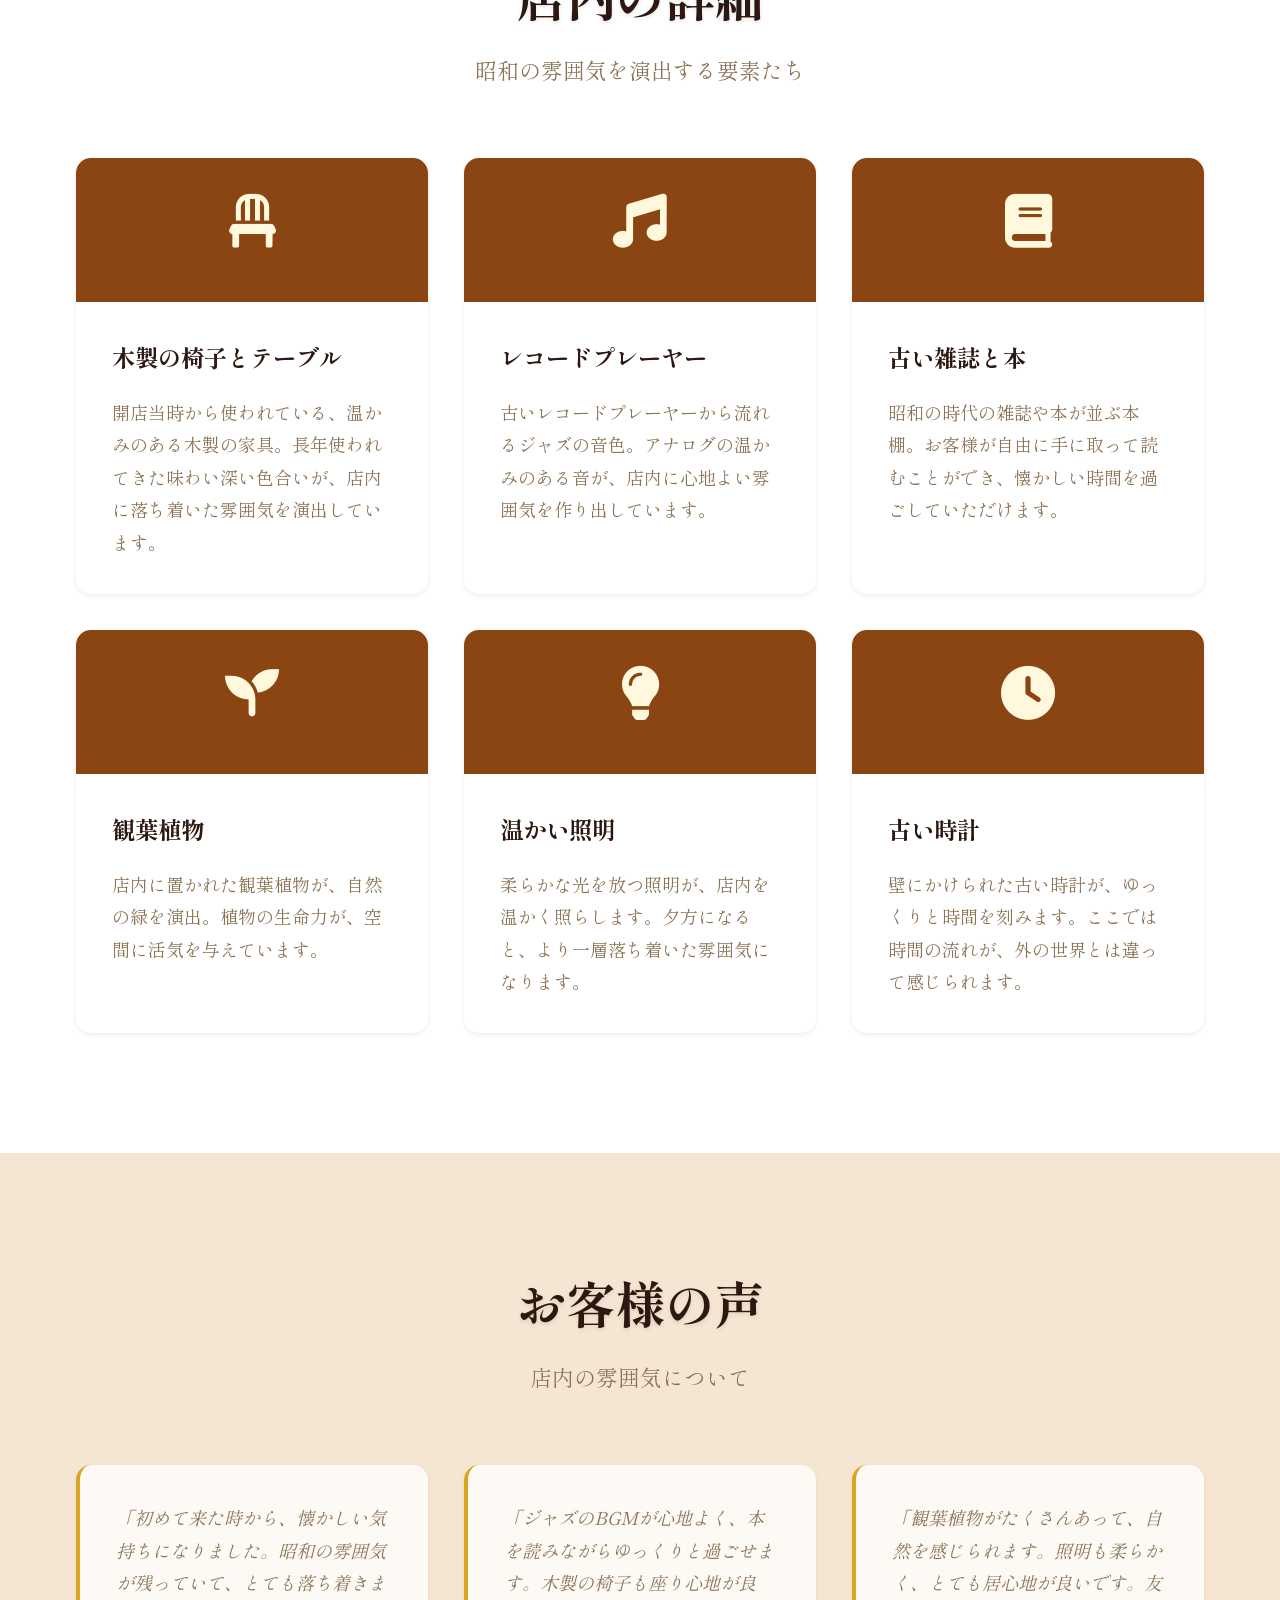
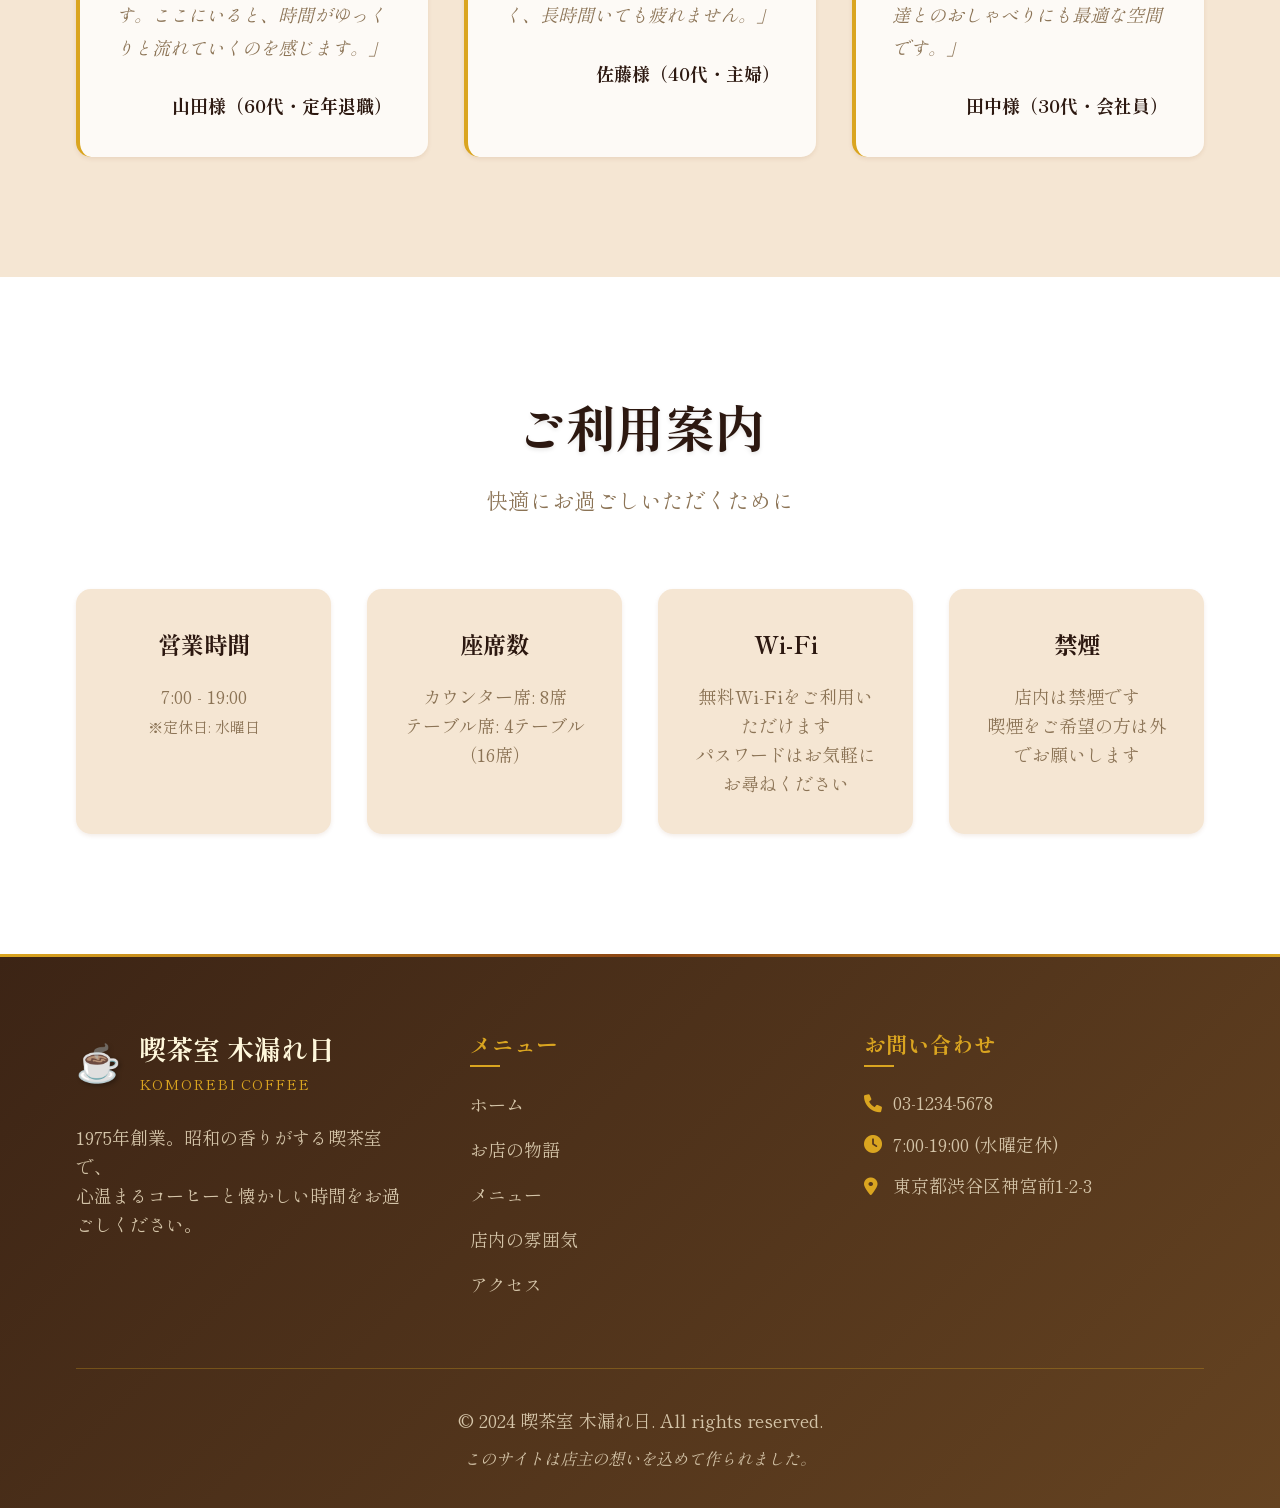
<file: atmosphere.html>
<!DOCTYPE html>
<html lang="ja">
<head>
    <meta charset="UTF-8">
    <meta name="viewport" content="width=device-width, initial-scale=1.0">
    <title>店内の雰囲気 - 喫茶室 木漏れ日</title>
    <meta name="description" content="喫茶室 木漏れ日の店内の雰囲気をご紹介。昭和の香りがする空間、木製のテーブルと椅子、ジャズのBGMなど、懐かしい時間が流れる空間をお楽しみください。">
    <link rel="stylesheet" href="styles.css">
    <link href="https://fonts.googleapis.com/css2?family=Shippori+Mincho:wght@400;500;600;700&family=Noto+Sans+JP:wght@300;400;500&display=swap" rel="stylesheet">
    <link rel="stylesheet" href="https://cdnjs.cloudflare.com/ajax/libs/font-awesome/6.0.0/css/all.min.css">
</head>
<body>
    <!-- ヘッダー -->
    <header class="header">
        <div class="header-top">
            <div class="container">
                <div class="header-info">
                    <span class="phone"><i class="fas fa-phone"></i> 03-1234-5678</span>
                    <span class="hours"><i class="fas fa-clock"></i> 7:00-19:00 (定休日: 水曜日)</span>
                </div>
            </div>
        </div>
        <nav class="nav">
            <div class="nav-container">
                <div class="logo">
                    <div class="logo-icon">☕</div>
                    <div class="logo-text">
                        <h1>喫茶室 木漏れ日</h1>
                        <p>KOMOREBI COFFEE</p>
                    </div>
                </div>
                <ul class="nav-menu" id="nav-menu">
                    <li><a href="index.html" class="nav-link">ホーム</a></li>
                    <li><a href="story.html" class="nav-link">お店の物語</a></li>
                    <li><a href="menu.html" class="nav-link">メニュー</a></li>
                    <li><a href="atmosphere.html" class="nav-link active">店内の雰囲気</a></li>
                    <li><a href="access.html" class="nav-link">アクセス</a></li>
                </ul>
                <button class="menu-btn" aria-label="メニューを開く" aria-expanded="false" aria-controls="nav-menu">
                    <span class="bar"></span>
                    <span class="bar"></span>
                    <span class="bar"></span>
                </button>
            </div>
        </nav>
    </header>

    <!-- メインコンテンツ -->
    <main>
        <!-- ページヘッダー -->
        <section class="page-header">
            <div class="container">
                <div class="page-title">
                    <h1>店内の雰囲気</h1>
                    <p class="page-subtitle">昭和の香りがする空間</p>
                </div>
            </div>
        </section>

        <!-- 店内の雰囲気 -->
        <section class="atmosphere">
            <div class="container">
                <div class="atmosphere-content">
                    <div class="atmosphere-text">
                        <h2 class="section-title">懐かしい時間が流れる空間</h2>
                        <p>店内は1975年の開店当時の雰囲気をそのまま残しています。木製のテーブルと椅子、古いレコードプレーヤーから流れるジャズの音色、そして店主の温かい笑顔。ここにいると、時間がゆっくりと流れていくのを感じられます。</p>
                        <p>午後の日差しが店内に差し込む美しい光景から「木漏れ日」と名付けられたこの店は、お客様一人ひとりがくつろげる、特別な空間です。</p>
                        <div class="atmosphere-features">
                            <div class="feature-item">
                                <i class="fas fa-music"></i>
                                <span>ジャズのBGM</span>
                            </div>
                            <div class="feature-item">
                                <i class="fas fa-book"></i>
                                <span>古い雑誌と本</span>
                            </div>
                            <div class="feature-item">
                                <i class="fas fa-seedling"></i>
                                <span>観葉植物</span>
                            </div>
                            <div class="feature-item">
                                <i class="fas fa-clock"></i>
                                <span>古い時計</span>
                            </div>
                        </div>
                    </div>
                    <div class="atmosphere-visual">
                        <div class="interior-item">
                            <i class="fas fa-chair"></i>
                            <p>木製の椅子</p>
                        </div>
                        <div class="interior-item">
                            <i class="fas fa-table"></i>
                            <p>古いテーブル</p>
                        </div>
                        <div class="interior-item">
                            <i class="fas fa-compact-disc"></i>
                            <p>レコードプレーヤー</p>
                        </div>
                        <div class="interior-item">
                            <i class="fas fa-lightbulb"></i>
                            <p>温かい照明</p>
                        </div>
                    </div>
                </div>
            </div>
        </section>

        <!-- 店内の詳細 -->
        <section class="interior-details">
            <div class="container">
                <div class="section-header">
                    <h2 class="section-title">店内の詳細</h2>
                    <p class="section-subtitle">昭和の雰囲気を演出する要素たち</p>
                </div>
                <div class="interior-grid">
                    <div class="interior-card">
                        <div class="card-image">
                            <i class="fas fa-chair"></i>
                        </div>
                        <div class="card-content">
                            <h3>木製の椅子とテーブル</h3>
                            <p>開店当時から使われている、温かみのある木製の家具。長年使われてきた味わい深い色合いが、店内に落ち着いた雰囲気を演出しています。</p>
                        </div>
                    </div>
                    <div class="interior-card">
                        <div class="card-image">
                            <i class="fas fa-music"></i>
                        </div>
                        <div class="card-content">
                            <h3>レコードプレーヤー</h3>
                            <p>古いレコードプレーヤーから流れるジャズの音色。アナログの温かみのある音が、店内に心地よい雰囲気を作り出しています。</p>
                        </div>
                    </div>
                    <div class="interior-card">
                        <div class="card-image">
                            <i class="fas fa-book"></i>
                        </div>
                        <div class="card-content">
                            <h3>古い雑誌と本</h3>
                            <p>昭和の時代の雑誌や本が並ぶ本棚。お客様が自由に手に取って読むことができ、懐かしい時間を過ごしていただけます。</p>
                        </div>
                    </div>
                    <div class="interior-card">
                        <div class="card-image">
                            <i class="fas fa-seedling"></i>
                        </div>
                        <div class="card-content">
                            <h3>観葉植物</h3>
                            <p>店内に置かれた観葉植物が、自然の緑を演出。植物の生命力が、空間に活気を与えています。</p>
                        </div>
                    </div>
                    <div class="interior-card">
                        <div class="card-image">
                            <i class="fas fa-lightbulb"></i>
                        </div>
                        <div class="card-content">
                            <h3>温かい照明</h3>
                            <p>柔らかな光を放つ照明が、店内を温かく照らします。夕方になると、より一層落ち着いた雰囲気になります。</p>
                        </div>
                    </div>
                    <div class="interior-card">
                        <div class="card-image">
                            <i class="fas fa-clock"></i>
                        </div>
                        <div class="card-content">
                            <h3>古い時計</h3>
                            <p>壁にかけられた古い時計が、ゆっくりと時間を刻みます。ここでは時間の流れが、外の世界とは違って感じられます。</p>
                        </div>
                    </div>
                </div>
            </div>
        </section>

        <!-- お客様の声 -->
        <section class="atmosphere-testimonials">
            <div class="container">
                <div class="section-header">
                    <h2 class="section-title">お客様の声</h2>
                    <p class="section-subtitle">店内の雰囲気について</p>
                </div>
                <div class="testimonials-grid">
                    <div class="testimonial-item">
                        <div class="testimonial-content">
                            <p>「初めて来た時から、懐かしい気持ちになりました。昭和の雰囲気が残っていて、とても落ち着きます。ここにいると、時間がゆっくりと流れていくのを感じます。」</p>
                        </div>
                        <div class="testimonial-author">
                            <strong>山田様（60代・定年退職）</strong>
                        </div>
                    </div>
                    <div class="testimonial-item">
                        <div class="testimonial-content">
                            <p>「ジャズのBGMが心地よく、本を読みながらゆっくりと過ごせます。木製の椅子も座り心地が良く、長時間いても疲れません。」</p>
                        </div>
                        <div class="testimonial-author">
                            <strong>佐藤様（40代・主婦）</strong>
                        </div>
                    </div>
                    <div class="testimonial-item">
                        <div class="testimonial-content">
                            <p>「観葉植物がたくさんあって、自然を感じられます。照明も柔らかく、とても居心地が良いです。友達とのおしゃべりにも最適な空間です。」</p>
                        </div>
                        <div class="testimonial-author">
                            <strong>田中様（30代・会社員）</strong>
                        </div>
                    </div>
                </div>
            </div>
        </section>

        <!-- 営業時間とご利用案内 -->
        <section class="usage-info">
            <div class="container">
                <div class="section-header">
                    <h2 class="section-title">ご利用案内</h2>
                    <p class="section-subtitle">快適にお過ごしいただくために</p>
                </div>
                <div class="usage-content">
                    <div class="usage-item">
                        <h3>営業時間</h3>
                        <p>7:00 - 19:00<br><small>※定休日: 水曜日</small></p>
                    </div>
                    <div class="usage-item">
                        <h3>座席数</h3>
                        <p>カウンター席: 8席<br>テーブル席: 4テーブル（16席）</p>
                    </div>
                    <div class="usage-item">
                        <h3>Wi-Fi</h3>
                        <p>無料Wi-Fiをご利用いただけます<br>パスワードはお気軽にお尋ねください</p>
                    </div>
                    <div class="usage-item">
                        <h3>禁煙</h3>
                        <p>店内は禁煙です<br>喫煙をご希望の方は外でお願いします</p>
                    </div>
                </div>
            </div>
        </section>
    </main>

    <!-- フッター -->
    <footer class="footer">
        <div class="container">
            <div class="footer-content">
                <div class="footer-info">
                    <div class="footer-logo">
                        <div class="logo-icon">☕</div>
                        <div class="logo-text">
                            <h3>喫茶室 木漏れ日</h3>
                            <p>KOMOREBI COFFEE</p>
                        </div>
                    </div>
                    <p class="footer-description">1975年創業。昭和の香りがする喫茶室で、<br>心温まるコーヒーと懐かしい時間をお過ごしください。</p>
                </div>
                <div class="footer-links">
                    <h4>メニュー</h4>
                    <ul>
                        <li><a href="index.html">ホーム</a></li>
                        <li><a href="story.html">お店の物語</a></li>
                        <li><a href="menu.html">メニュー</a></li>
                        <li><a href="atmosphere.html">店内の雰囲気</a></li>
                        <li><a href="access.html">アクセス</a></li>
                    </ul>
                </div>
                <div class="footer-contact">
                    <h4>お問い合わせ</h4>
                    <p><i class="fas fa-phone"></i> 03-1234-5678</p>
                    <p><i class="fas fa-clock"></i> 7:00-19:00 (水曜定休)</p>
                    <p><i class="fas fa-map-marker-alt"></i> 東京都渋谷区神宮前1-2-3</p>
                </div>
            </div>
            <div class="footer-bottom">
                <p>&copy; 2024 喫茶室 木漏れ日. All rights reserved.</p>
                <p class="footer-note">このサイトは店主の想いを込めて作られました。</p>
            </div>
        </div>
    </footer>

    <script src="script.js"></script>
</body>
</html>
</file>
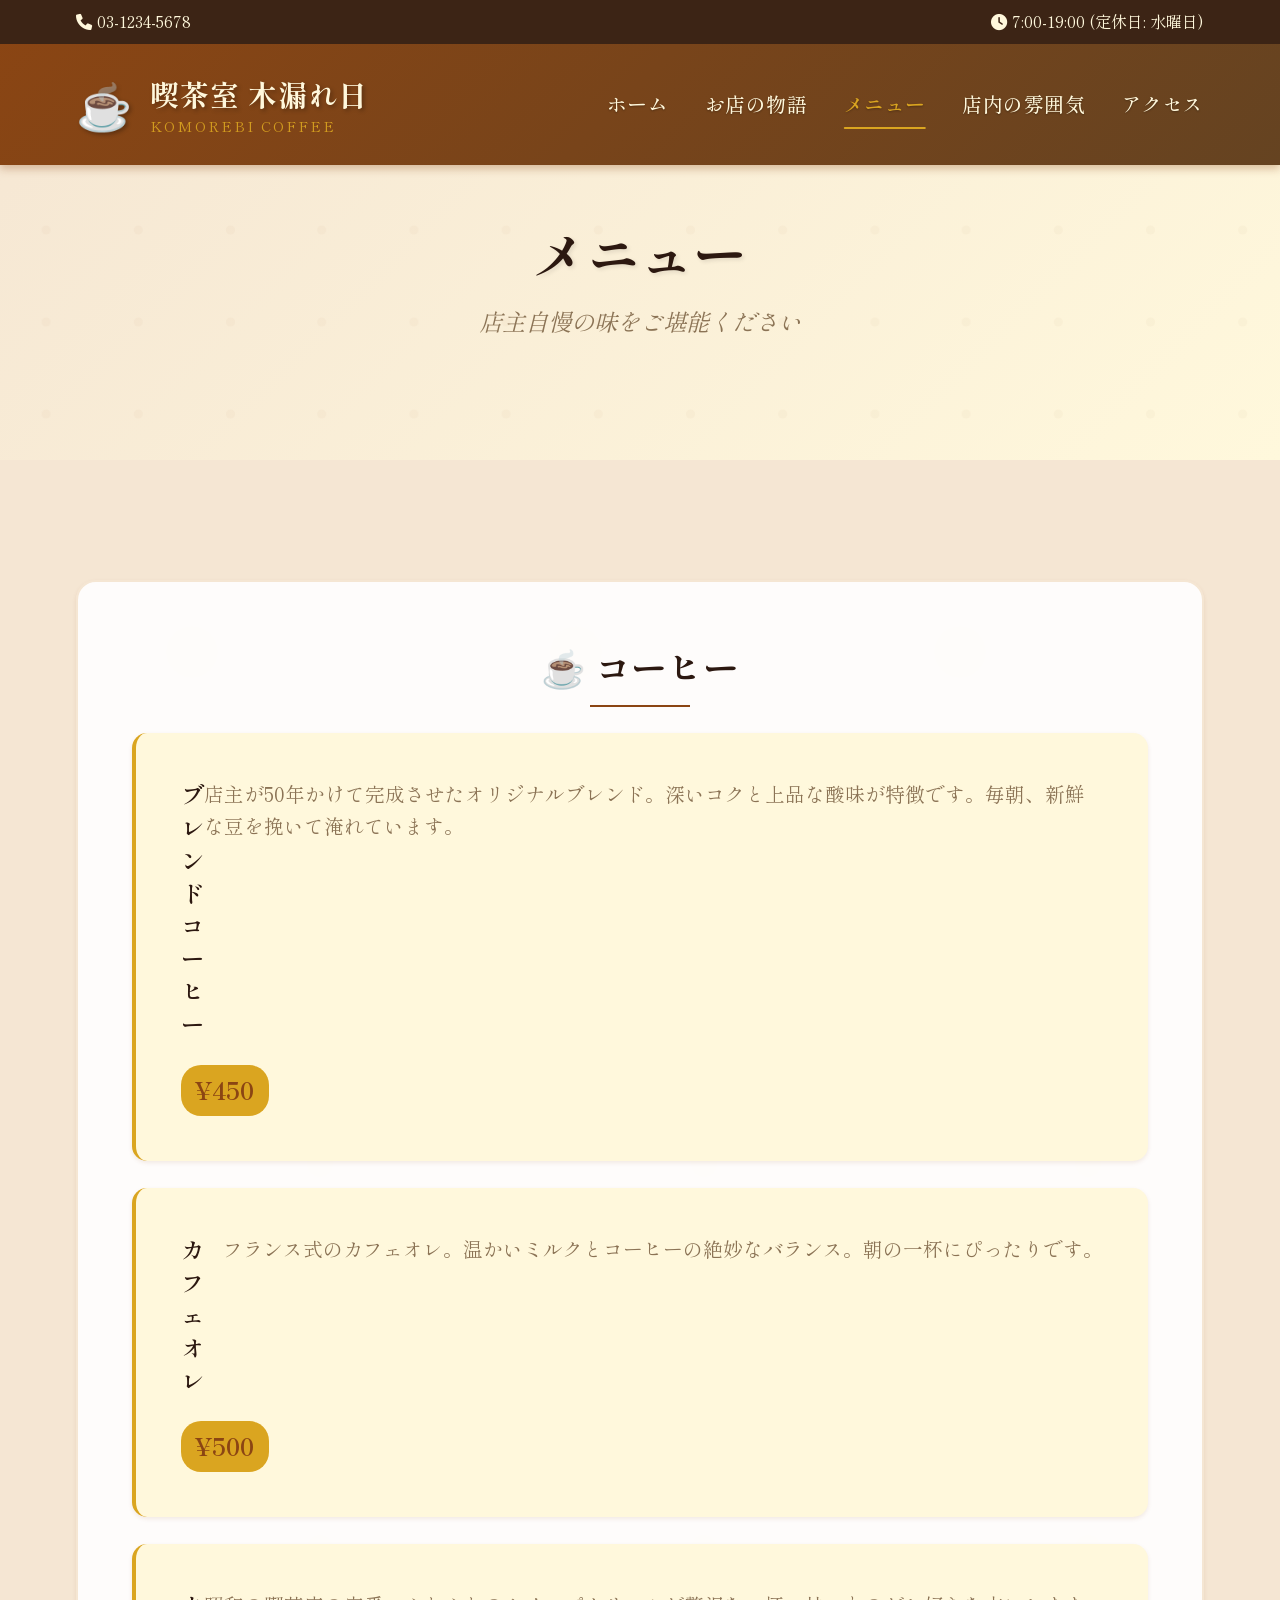
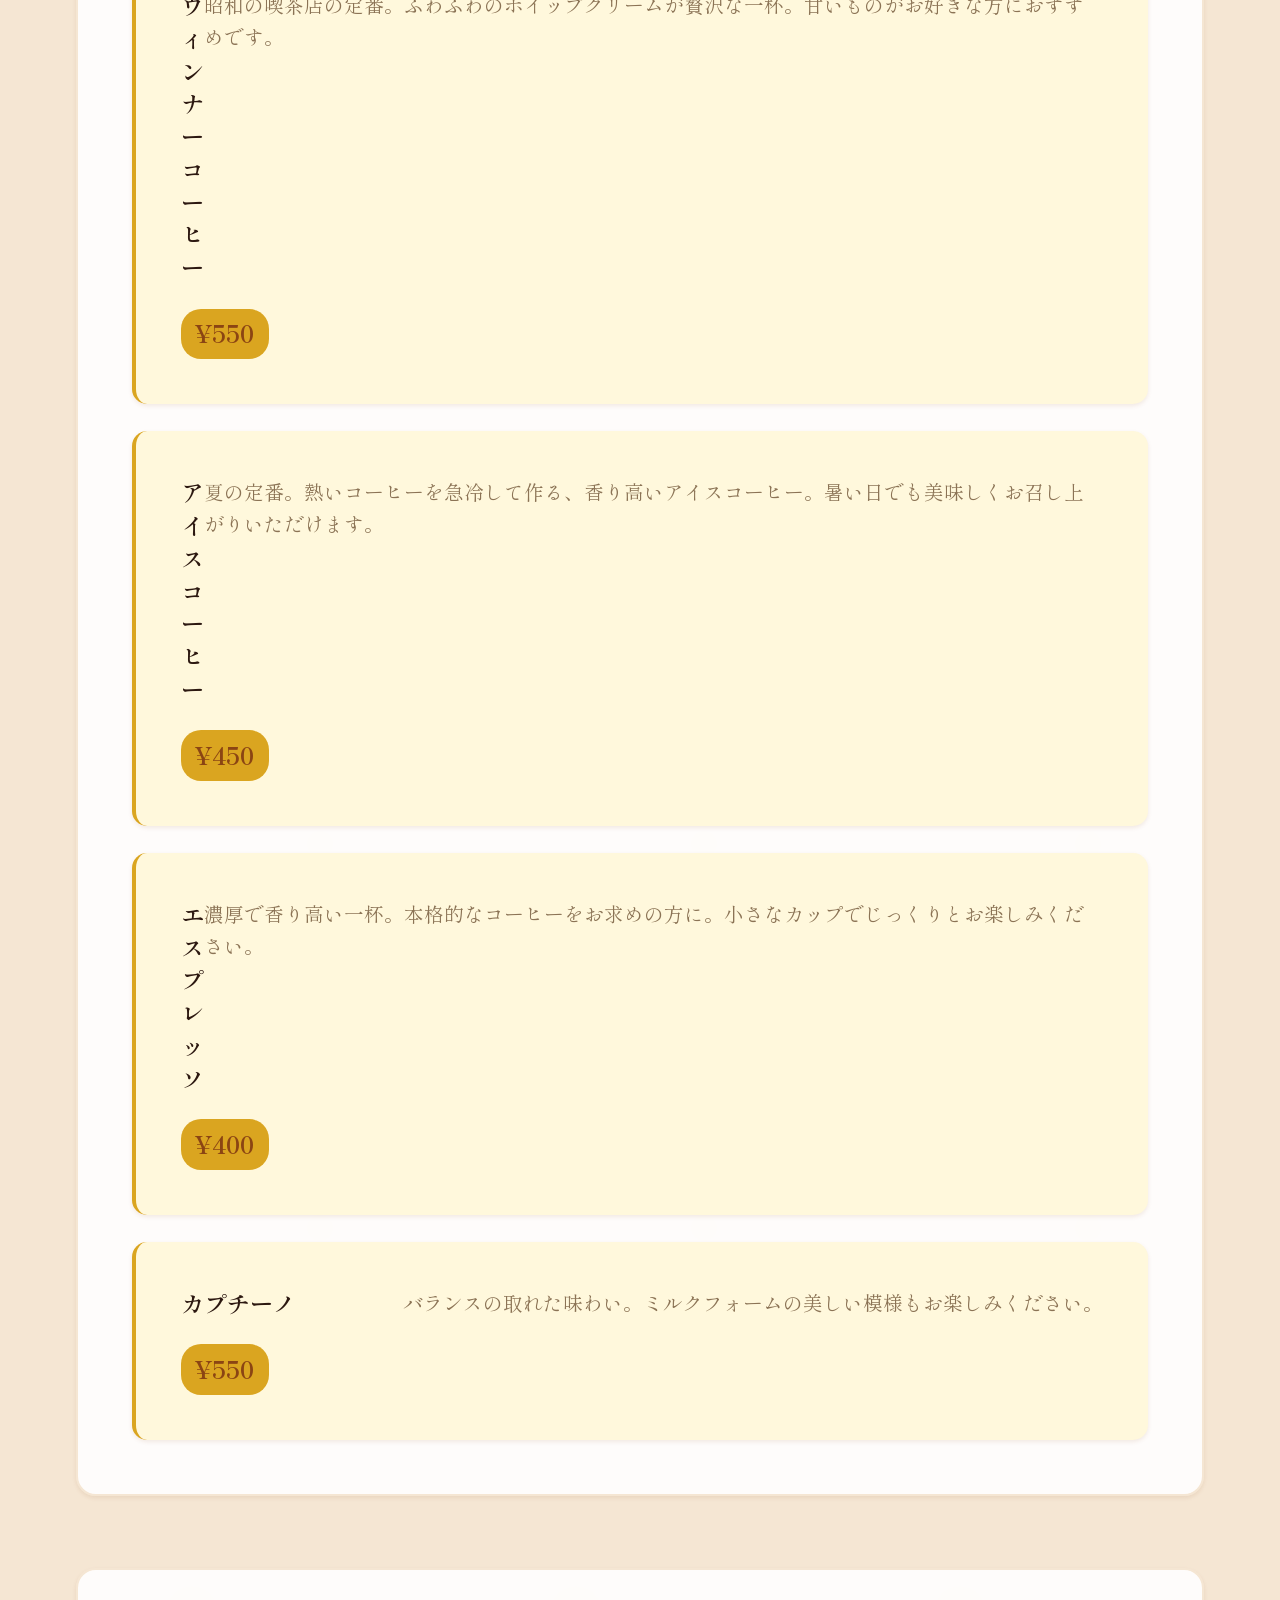
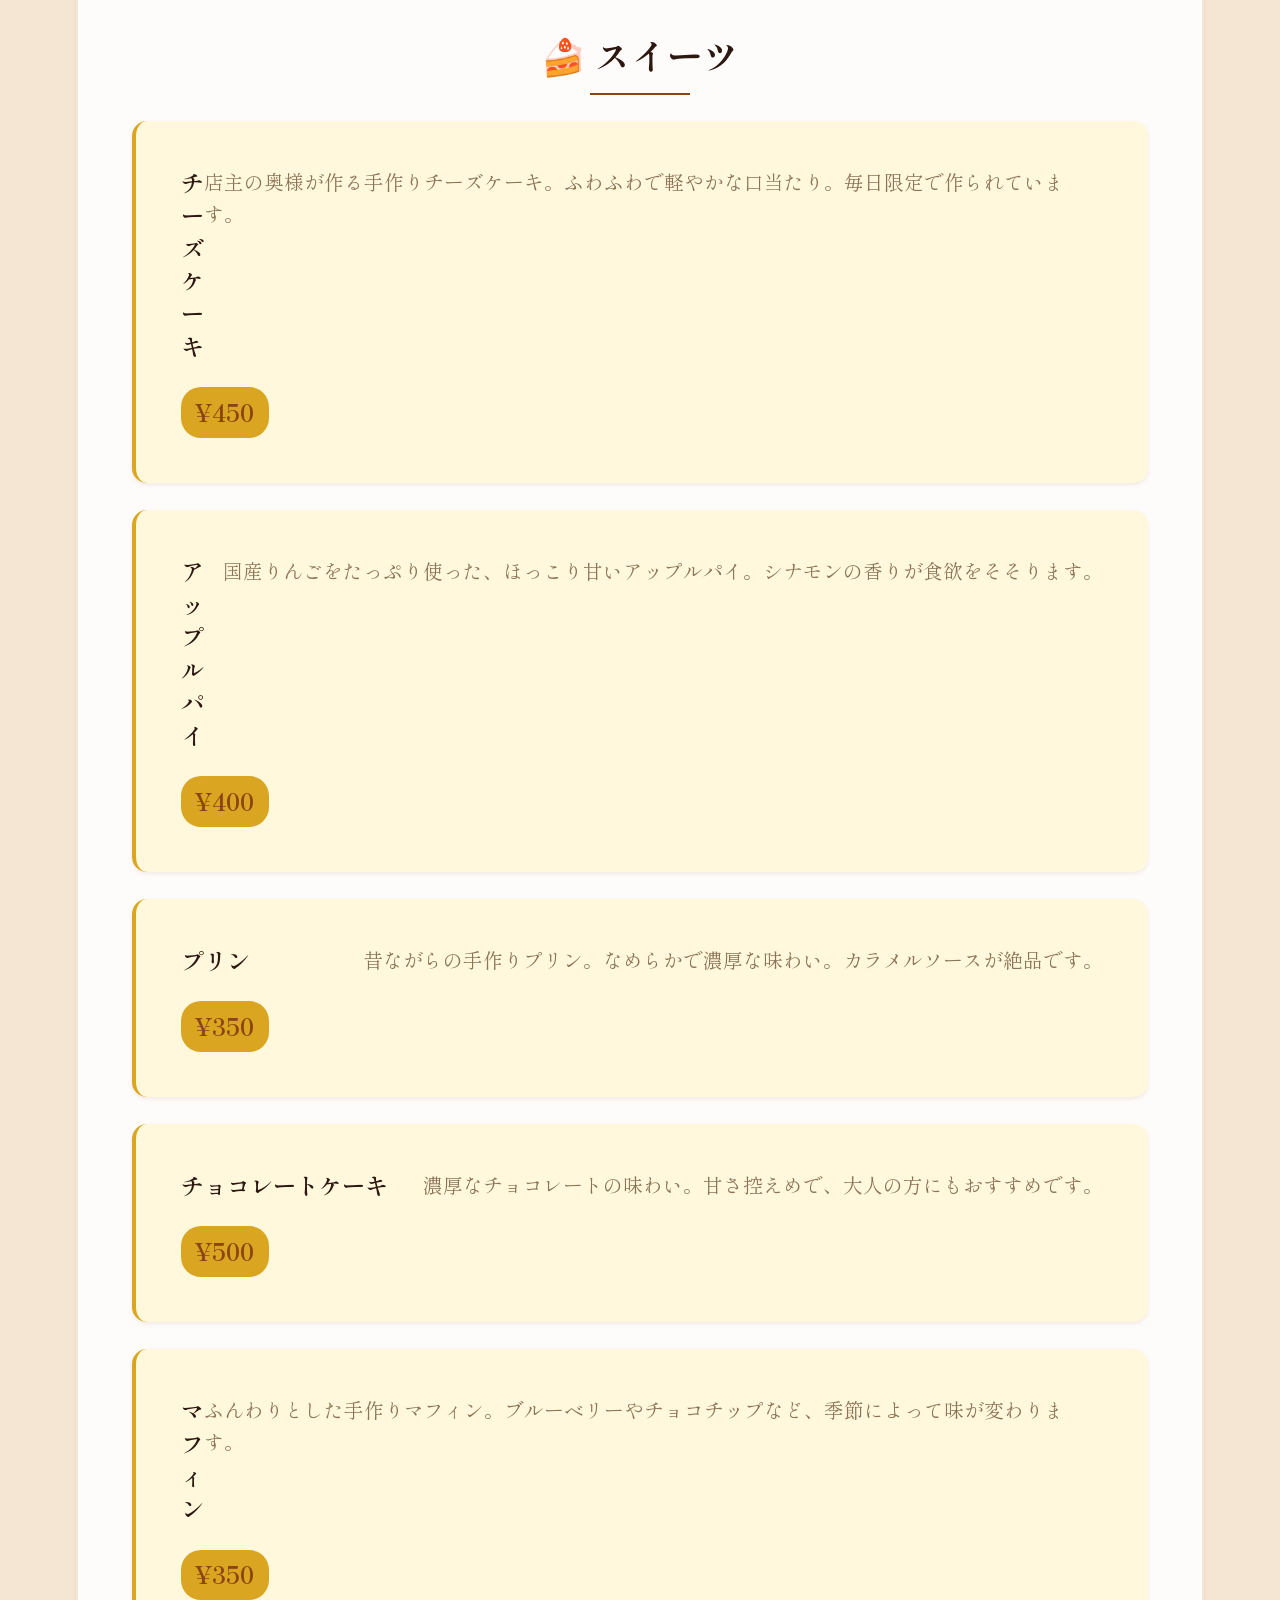
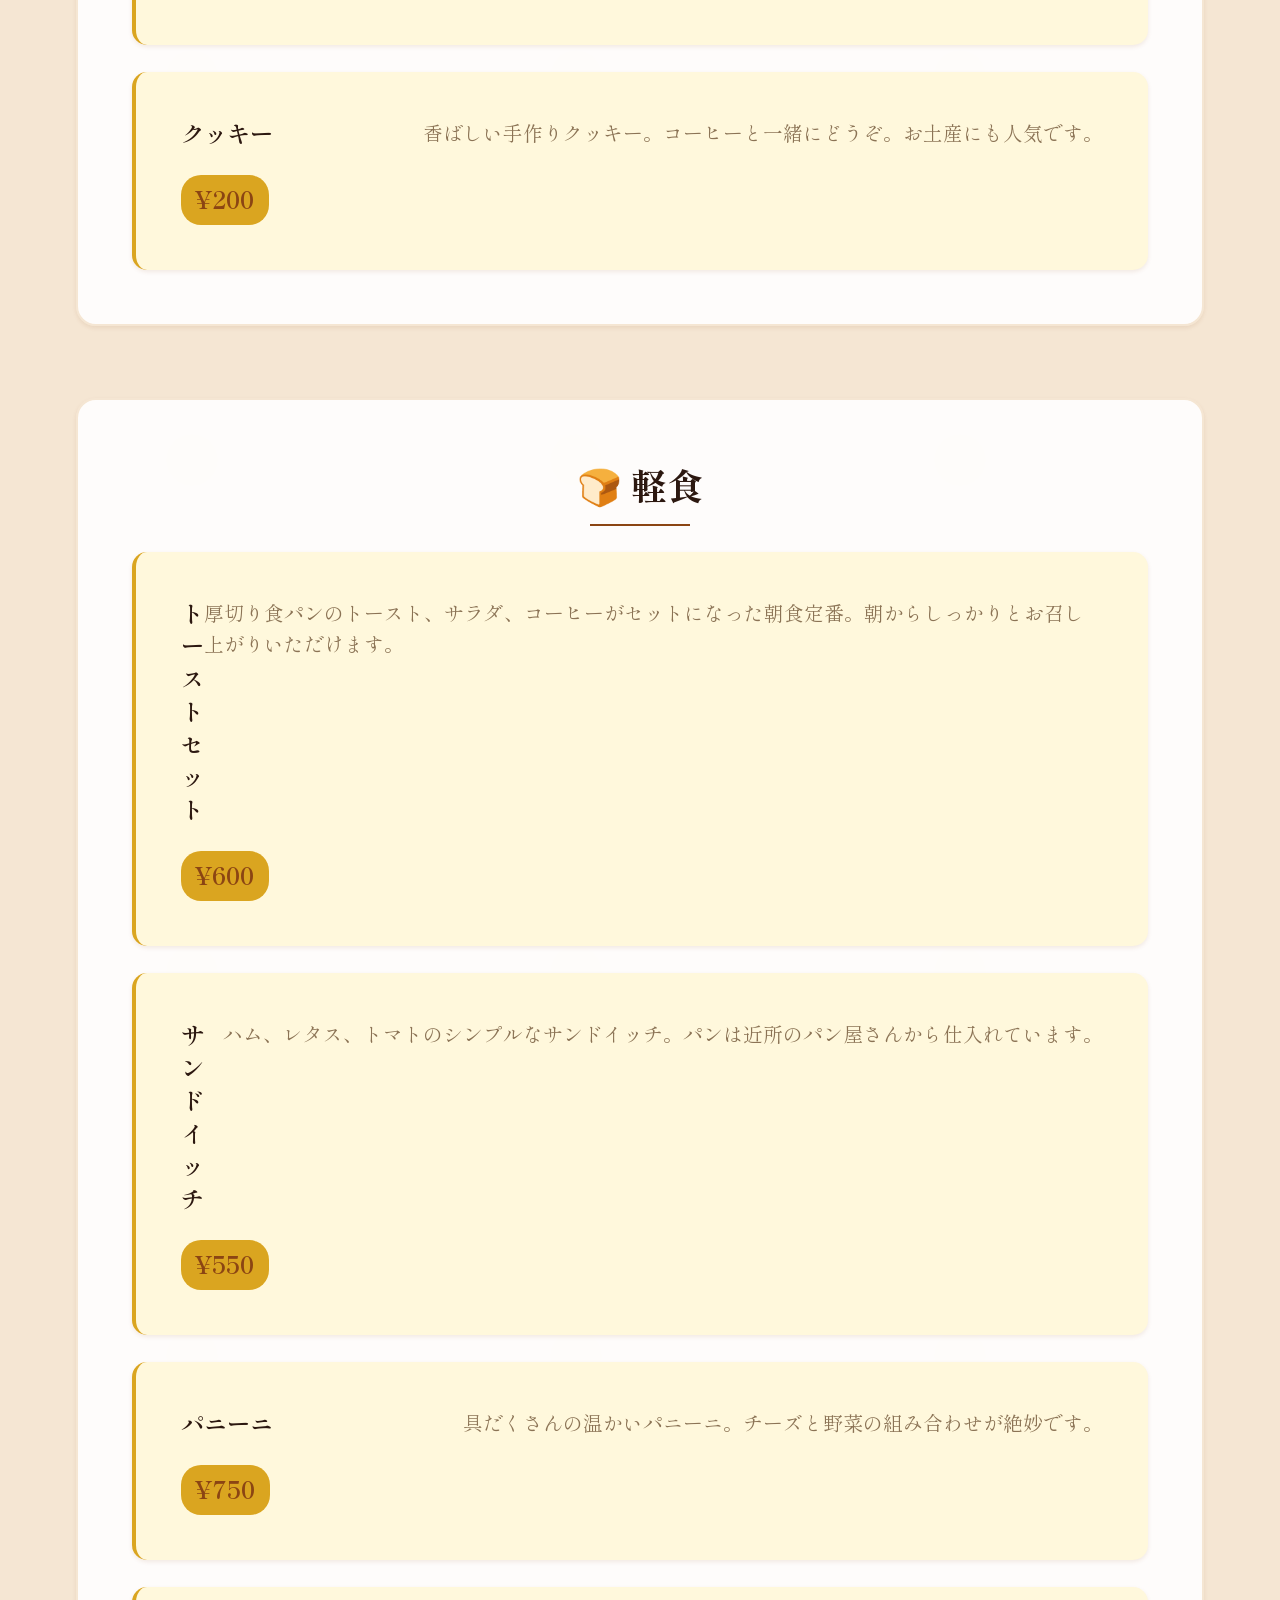
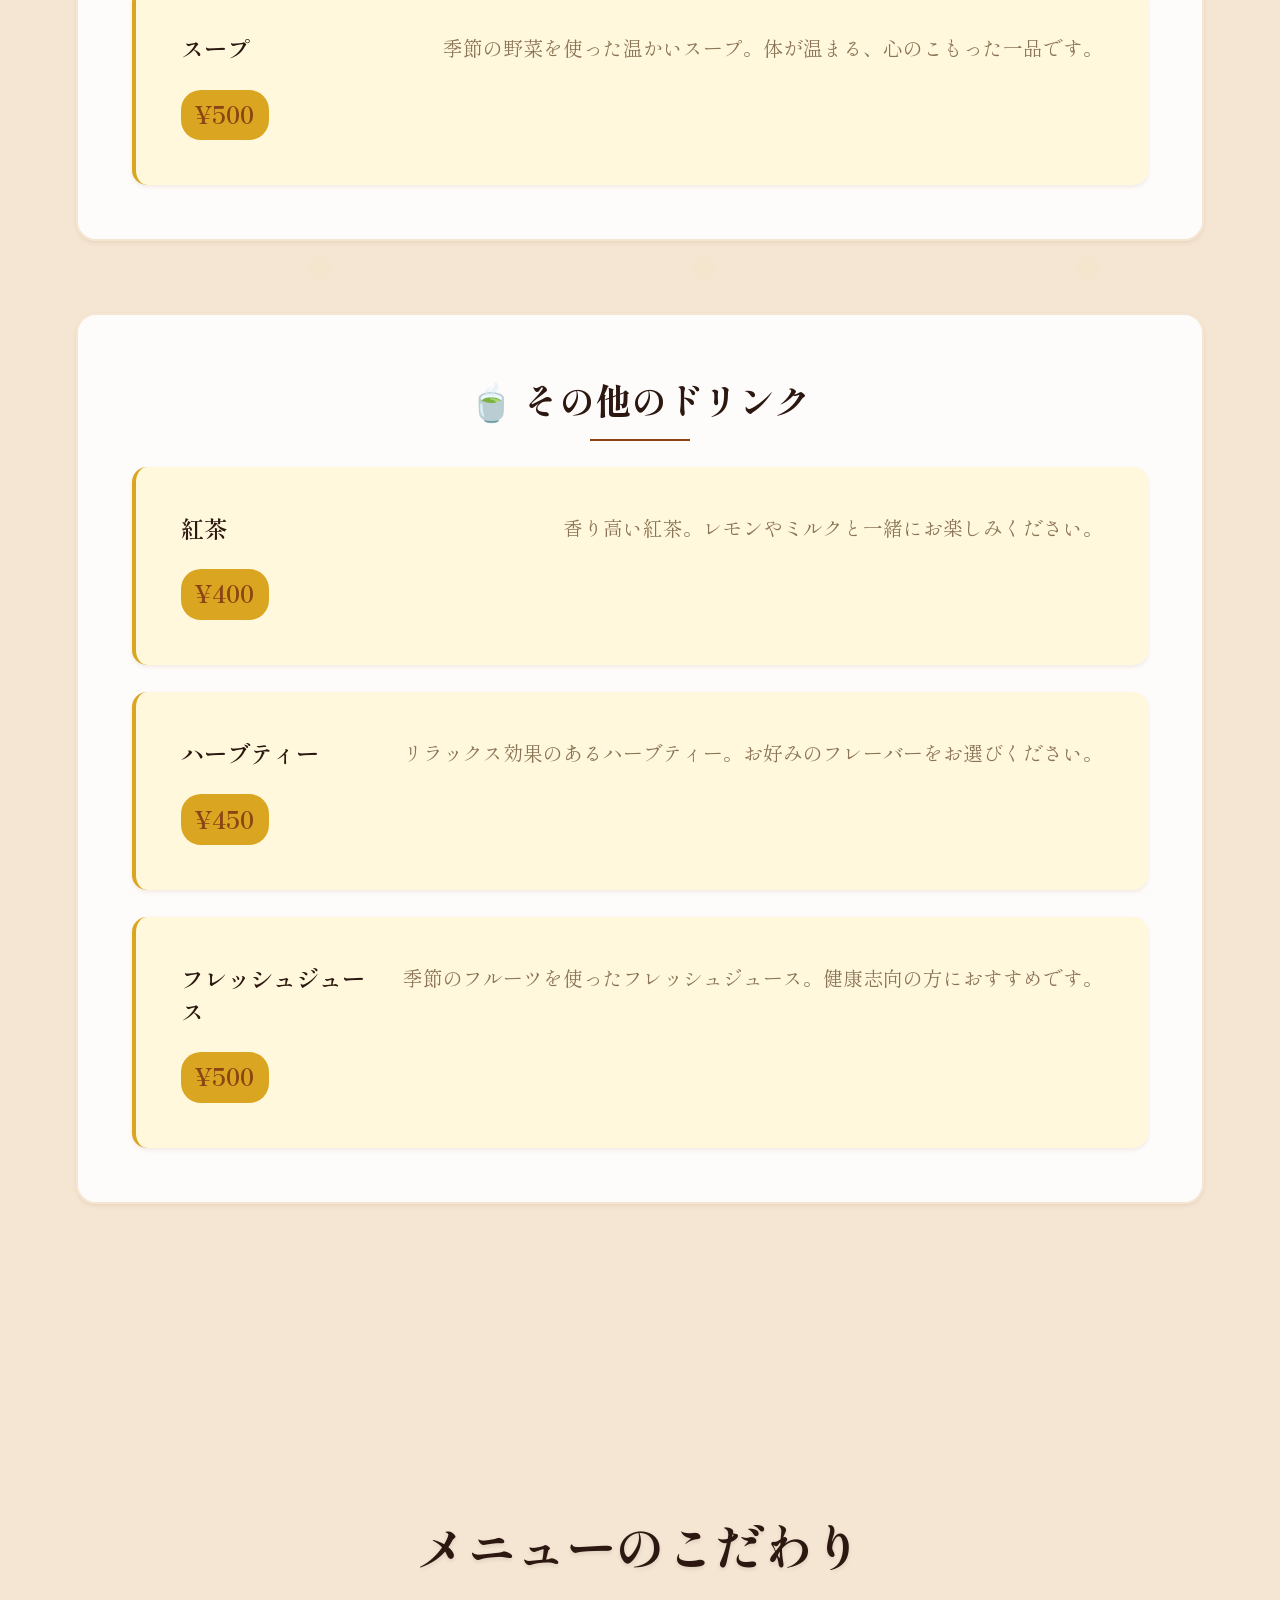
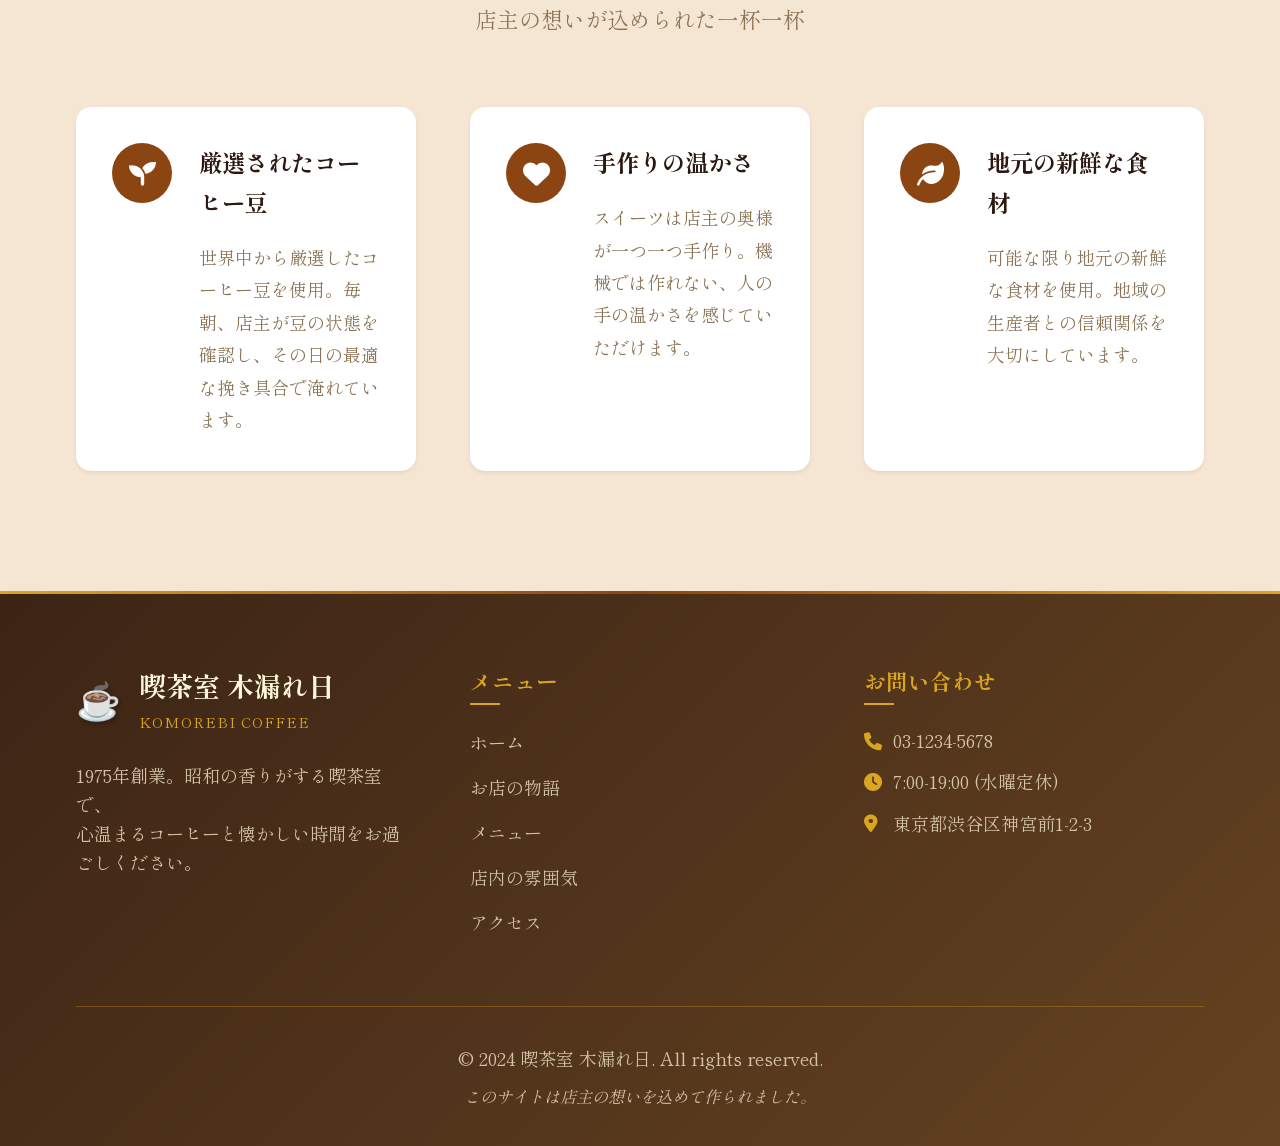
<file: menu.html>
<!DOCTYPE html>
<html lang="ja">
<head>
    <meta charset="UTF-8">
    <meta name="viewport" content="width=device-width, initial-scale=1.0">
    <title>メニュー - 喫茶室 木漏れ日</title>
    <meta name="description" content="喫茶室 木漏れ日のメニューをご紹介。店主自慢のブレンドコーヒー、奥様手作りのスイーツ、軽食など、昭和の味わいをお楽しみください。">
    <link rel="stylesheet" href="styles.css">
    <link href="https://fonts.googleapis.com/css2?family=Shippori+Mincho:wght@400;500;600;700&family=Noto+Sans+JP:wght@300;400;500&display=swap" rel="stylesheet">
    <link rel="stylesheet" href="https://cdnjs.cloudflare.com/ajax/libs/font-awesome/6.0.0/css/all.min.css">
</head>
<body>
    <!-- ヘッダー -->
    <header class="header">
        <div class="header-top">
            <div class="container">
                <div class="header-info">
                    <span class="phone"><i class="fas fa-phone"></i> 03-1234-5678</span>
                    <span class="hours"><i class="fas fa-clock"></i> 7:00-19:00 (定休日: 水曜日)</span>
                </div>
            </div>
        </div>
        <nav class="nav">
            <div class="nav-container">
                <div class="logo">
                    <div class="logo-icon">☕</div>
                    <div class="logo-text">
                        <h1>喫茶室 木漏れ日</h1>
                        <p>KOMOREBI COFFEE</p>
                    </div>
                </div>
                <ul class="nav-menu" id="nav-menu">
                    <li><a href="index.html" class="nav-link">ホーム</a></li>
                    <li><a href="story.html" class="nav-link">お店の物語</a></li>
                    <li><a href="menu.html" class="nav-link active">メニュー</a></li>
                    <li><a href="atmosphere.html" class="nav-link">店内の雰囲気</a></li>
                    <li><a href="access.html" class="nav-link">アクセス</a></li>
                </ul>
                <button class="menu-btn" aria-label="メニューを開く" aria-expanded="false" aria-controls="nav-menu">
                    <span class="bar"></span>
                    <span class="bar"></span>
                    <span class="bar"></span>
                </button>
            </div>
        </nav>
    </header>

    <!-- メインコンテンツ -->
    <main>
        <!-- ページヘッダー -->
        <section class="page-header">
            <div class="container">
                <div class="page-title">
                    <h1>メニュー</h1>
                    <p class="page-subtitle">店主自慢の味をご堪能ください</p>
                </div>
            </div>
        </section>

        <!-- メニュー -->
        <section class="menu">
            <div class="container">
                <div class="menu-categories">
                    <div class="menu-category">
                        <h3 class="category-title">☕ コーヒー</h3>
                        <div class="menu-items">
                            <div class="menu-item">
                                <div class="item-name">
                                    <h4>ブレンドコーヒー</h4>
                                    <span class="price">¥450</span>
                                </div>
                                <p class="item-description">店主が50年かけて完成させたオリジナルブレンド。深いコクと上品な酸味が特徴です。毎朝、新鮮な豆を挽いて淹れています。</p>
                            </div>
                            <div class="menu-item">
                                <div class="item-name">
                                    <h4>カフェオレ</h4>
                                    <span class="price">¥500</span>
                                </div>
                                <p class="item-description">フランス式のカフェオレ。温かいミルクとコーヒーの絶妙なバランス。朝の一杯にぴったりです。</p>
                            </div>
                            <div class="menu-item">
                                <div class="item-name">
                                    <h4>ウィンナーコーヒー</h4>
                                    <span class="price">¥550</span>
                                </div>
                                <p class="item-description">昭和の喫茶店の定番。ふわふわのホイップクリームが贅沢な一杯。甘いものがお好きな方におすすめです。</p>
                            </div>
                            <div class="menu-item">
                                <div class="item-name">
                                    <h4>アイスコーヒー</h4>
                                    <span class="price">¥450</span>
                                </div>
                                <p class="item-description">夏の定番。熱いコーヒーを急冷して作る、香り高いアイスコーヒー。暑い日でも美味しくお召し上がりいただけます。</p>
                            </div>
                            <div class="menu-item">
                                <div class="item-name">
                                    <h4>エスプレッソ</h4>
                                    <span class="price">¥400</span>
                                </div>
                                <p class="item-description">濃厚で香り高い一杯。本格的なコーヒーをお求めの方に。小さなカップでじっくりとお楽しみください。</p>
                            </div>
                            <div class="menu-item">
                                <div class="item-name">
                                    <h4>カプチーノ</h4>
                                    <span class="price">¥550</span>
                                </div>
                                <p class="item-description">バランスの取れた味わい。ミルクフォームの美しい模様もお楽しみください。</p>
                            </div>
                        </div>
                    </div>
                    <div class="menu-category">
                        <h3 class="category-title">🍰 スイーツ</h3>
                        <div class="menu-items">
                            <div class="menu-item">
                                <div class="item-name">
                                    <h4>チーズケーキ</h4>
                                    <span class="price">¥450</span>
                                </div>
                                <p class="item-description">店主の奥様が作る手作りチーズケーキ。ふわふわで軽やかな口当たり。毎日限定で作られています。</p>
                            </div>
                            <div class="menu-item">
                                <div class="item-name">
                                    <h4>アップルパイ</h4>
                                    <span class="price">¥400</span>
                                </div>
                                <p class="item-description">国産りんごをたっぷり使った、ほっこり甘いアップルパイ。シナモンの香りが食欲をそそります。</p>
                            </div>
                            <div class="menu-item">
                                <div class="item-name">
                                    <h4>プリン</h4>
                                    <span class="price">¥350</span>
                                </div>
                                <p class="item-description">昔ながらの手作りプリン。なめらかで濃厚な味わい。カラメルソースが絶品です。</p>
                            </div>
                            <div class="menu-item">
                                <div class="item-name">
                                    <h4>チョコレートケーキ</h4>
                                    <span class="price">¥500</span>
                                </div>
                                <p class="item-description">濃厚なチョコレートの味わい。甘さ控えめで、大人の方にもおすすめです。</p>
                            </div>
                            <div class="menu-item">
                                <div class="item-name">
                                    <h4>マフィン</h4>
                                    <span class="price">¥350</span>
                                </div>
                                <p class="item-description">ふんわりとした手作りマフィン。ブルーベリーやチョコチップなど、季節によって味が変わります。</p>
                            </div>
                            <div class="menu-item">
                                <div class="item-name">
                                    <h4>クッキー</h4>
                                    <span class="price">¥200</span>
                                </div>
                                <p class="item-description">香ばしい手作りクッキー。コーヒーと一緒にどうぞ。お土産にも人気です。</p>
                            </div>
                        </div>
                    </div>
                    <div class="menu-category">
                        <h3 class="category-title">🍞 軽食</h3>
                        <div class="menu-items">
                            <div class="menu-item">
                                <div class="item-name">
                                    <h4>トーストセット</h4>
                                    <span class="price">¥600</span>
                                </div>
                                <p class="item-description">厚切り食パンのトースト、サラダ、コーヒーがセットになった朝食定番。朝からしっかりとお召し上がりいただけます。</p>
                            </div>
                            <div class="menu-item">
                                <div class="item-name">
                                    <h4>サンドイッチ</h4>
                                    <span class="price">¥550</span>
                                </div>
                                <p class="item-description">ハム、レタス、トマトのシンプルなサンドイッチ。パンは近所のパン屋さんから仕入れています。</p>
                            </div>
                            <div class="menu-item">
                                <div class="item-name">
                                    <h4>パニーニ</h4>
                                    <span class="price">¥750</span>
                                </div>
                                <p class="item-description">具だくさんの温かいパニーニ。チーズと野菜の組み合わせが絶妙です。</p>
                            </div>
                            <div class="menu-item">
                                <div class="item-name">
                                    <h4>スープ</h4>
                                    <span class="price">¥500</span>
                                </div>
                                <p class="item-description">季節の野菜を使った温かいスープ。体が温まる、心のこもった一品です。</p>
                            </div>
                        </div>
                    </div>
                    <div class="menu-category">
                        <h3 class="category-title">🍵 その他のドリンク</h3>
                        <div class="menu-items">
                            <div class="menu-item">
                                <div class="item-name">
                                    <h4>紅茶</h4>
                                    <span class="price">¥400</span>
                                </div>
                                <p class="item-description">香り高い紅茶。レモンやミルクと一緒にお楽しみください。</p>
                            </div>
                            <div class="menu-item">
                                <div class="item-name">
                                    <h4>ハーブティー</h4>
                                    <span class="price">¥450</span>
                                </div>
                                <p class="item-description">リラックス効果のあるハーブティー。お好みのフレーバーをお選びください。</p>
                            </div>
                            <div class="menu-item">
                                <div class="item-name">
                                    <h4>フレッシュジュース</h4>
                                    <span class="price">¥500</span>
                                </div>
                                <p class="item-description">季節のフルーツを使ったフレッシュジュース。健康志向の方におすすめです。</p>
                            </div>
                        </div>
                    </div>
                </div>
            </div>
        </section>

        <!-- メニューのこだわり -->
        <section class="menu-philosophy">
            <div class="container">
                <div class="section-header">
                    <h2 class="section-title">メニューのこだわり</h2>
                    <p class="section-subtitle">店主の想いが込められた一杯一杯</p>
                </div>
                <div class="philosophy-content">
                    <div class="philosophy-item">
                        <div class="philosophy-icon">
                            <i class="fas fa-seedling"></i>
                        </div>
                        <div class="philosophy-text">
                            <h3>厳選されたコーヒー豆</h3>
                            <p>世界中から厳選したコーヒー豆を使用。毎朝、店主が豆の状態を確認し、その日の最適な挽き具合で淹れています。</p>
                        </div>
                    </div>
                    <div class="philosophy-item">
                        <div class="philosophy-icon">
                            <i class="fas fa-heart"></i>
                        </div>
                        <div class="philosophy-text">
                            <h3>手作りの温かさ</h3>
                            <p>スイーツは店主の奥様が一つ一つ手作り。機械では作れない、人の手の温かさを感じていただけます。</p>
                        </div>
                    </div>
                    <div class="philosophy-item">
                        <div class="philosophy-icon">
                            <i class="fas fa-leaf"></i>
                        </div>
                        <div class="philosophy-text">
                            <h3>地元の新鮮な食材</h3>
                            <p>可能な限り地元の新鮮な食材を使用。地域の生産者との信頼関係を大切にしています。</p>
                        </div>
                    </div>
                </div>
            </div>
        </section>
    </main>

    <!-- フッター -->
    <footer class="footer">
        <div class="container">
            <div class="footer-content">
                <div class="footer-info">
                    <div class="footer-logo">
                        <div class="logo-icon">☕</div>
                        <div class="logo-text">
                            <h3>喫茶室 木漏れ日</h3>
                            <p>KOMOREBI COFFEE</p>
                        </div>
                    </div>
                    <p class="footer-description">1975年創業。昭和の香りがする喫茶室で、<br>心温まるコーヒーと懐かしい時間をお過ごしください。</p>
                </div>
                <div class="footer-links">
                    <h4>メニュー</h4>
                    <ul>
                        <li><a href="index.html">ホーム</a></li>
                        <li><a href="story.html">お店の物語</a></li>
                        <li><a href="menu.html">メニュー</a></li>
                        <li><a href="atmosphere.html">店内の雰囲気</a></li>
                        <li><a href="access.html">アクセス</a></li>
                    </ul>
                </div>
                <div class="footer-contact">
                    <h4>お問い合わせ</h4>
                    <p><i class="fas fa-phone"></i> 03-1234-5678</p>
                    <p><i class="fas fa-clock"></i> 7:00-19:00 (水曜定休)</p>
                    <p><i class="fas fa-map-marker-alt"></i> 東京都渋谷区神宮前1-2-3</p>
                </div>
            </div>
            <div class="footer-bottom">
                <p>&copy; 2024 喫茶室 木漏れ日. All rights reserved.</p>
                <p class="footer-note">このサイトは店主の想いを込めて作られました。</p>
            </div>
        </div>
    </footer>

    <script src="script.js"></script>
</body>
</html>
</file>
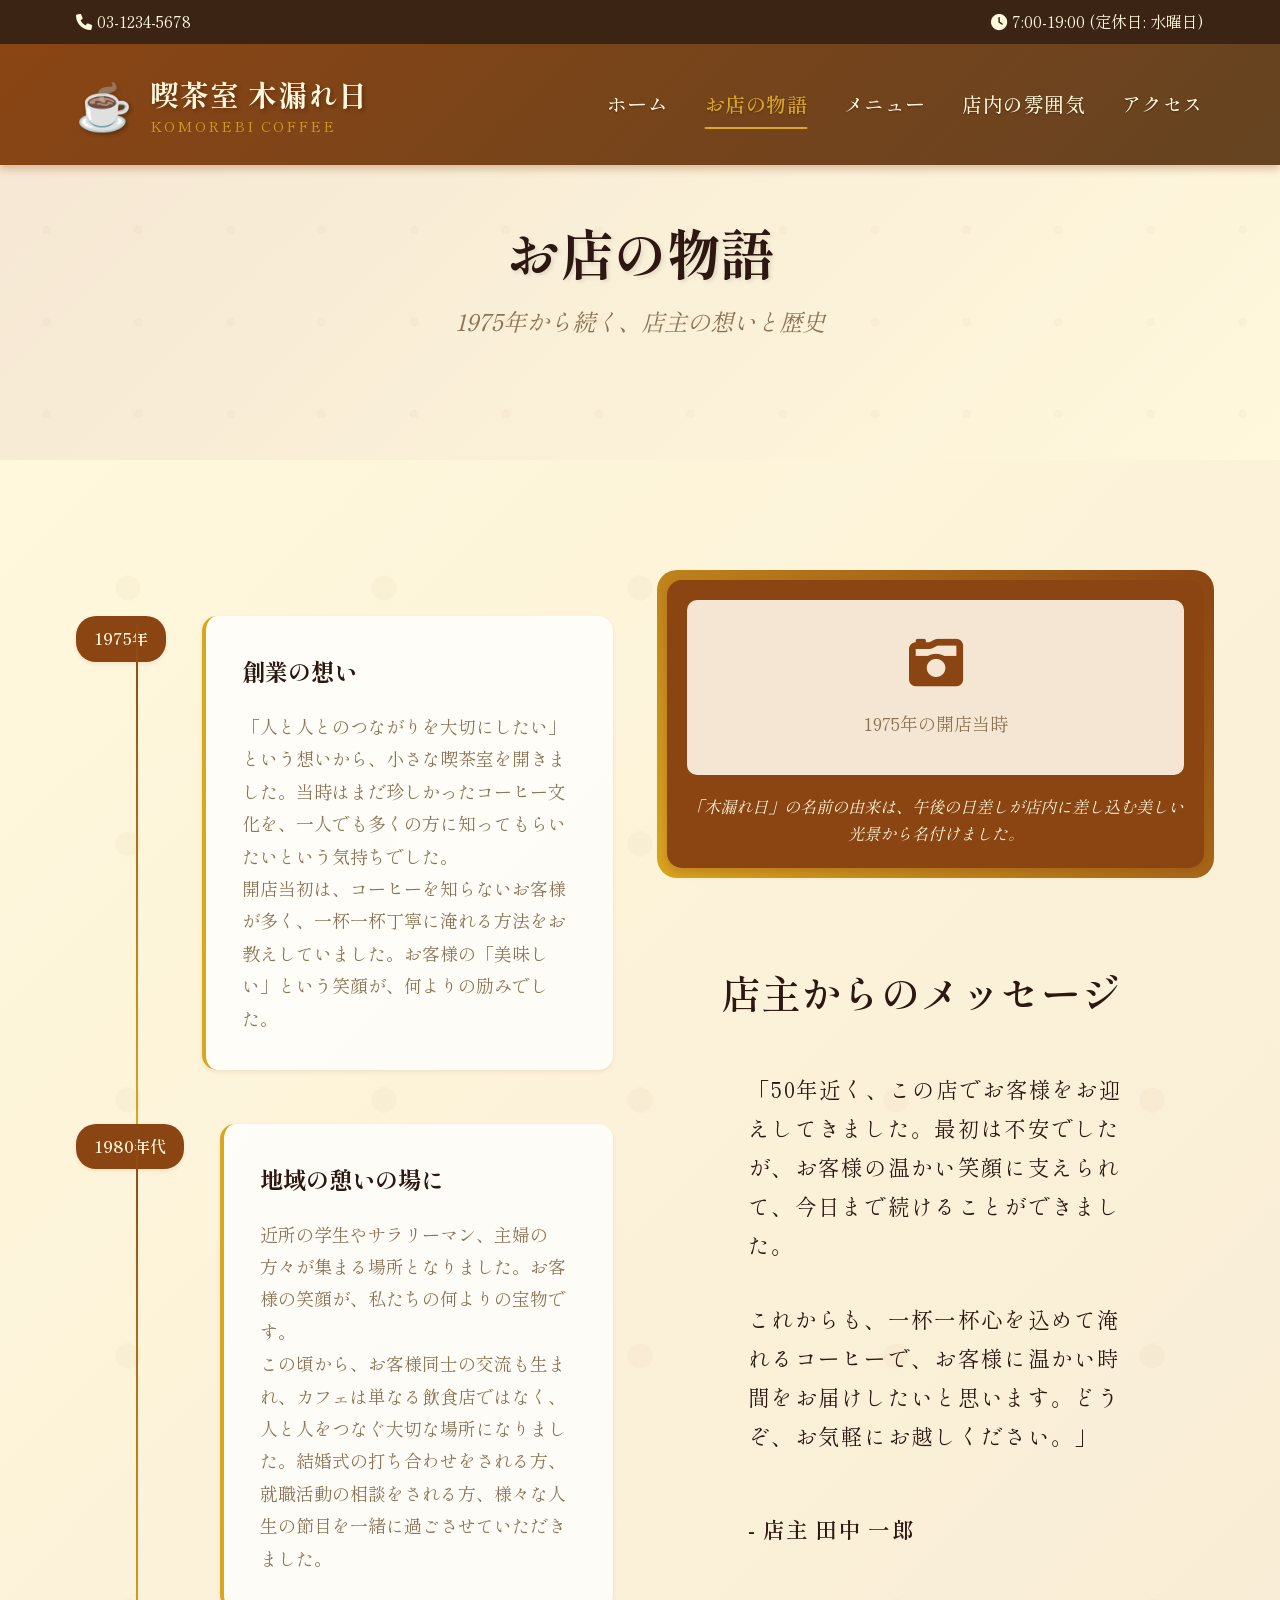
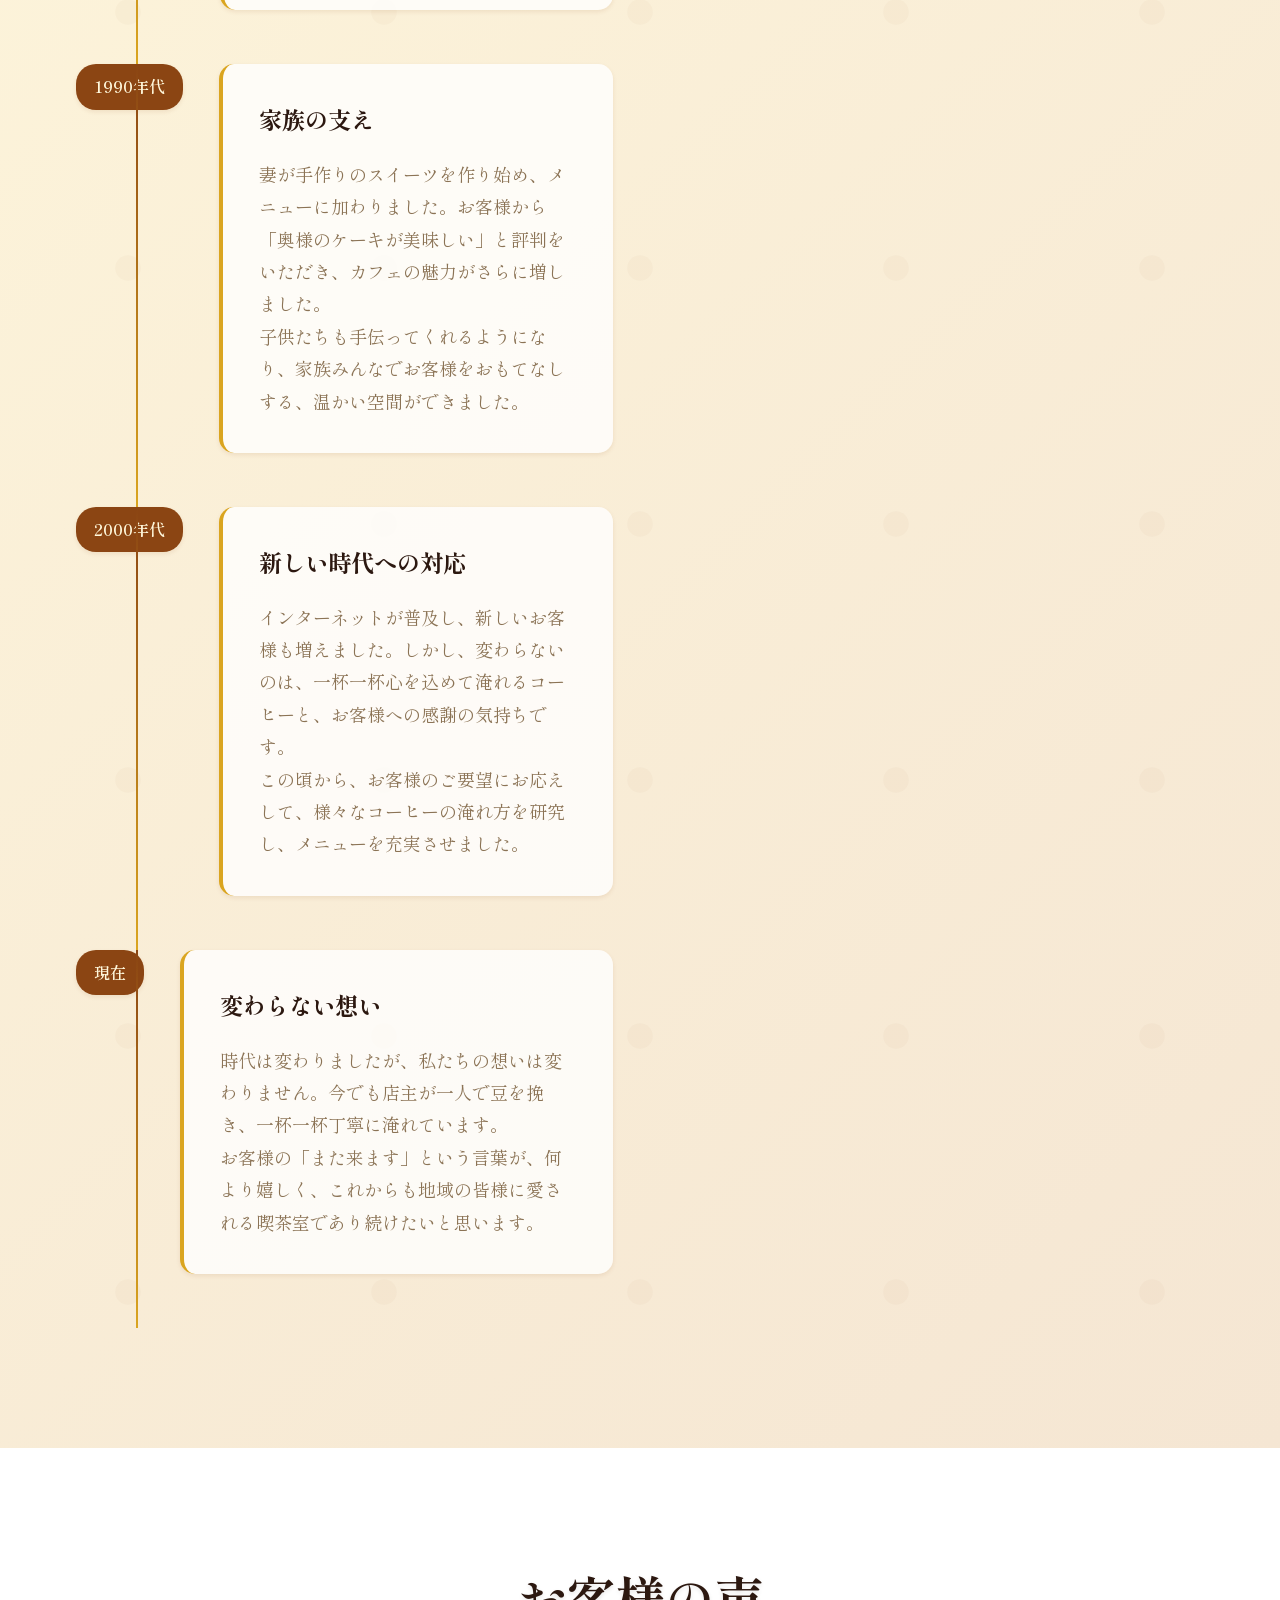
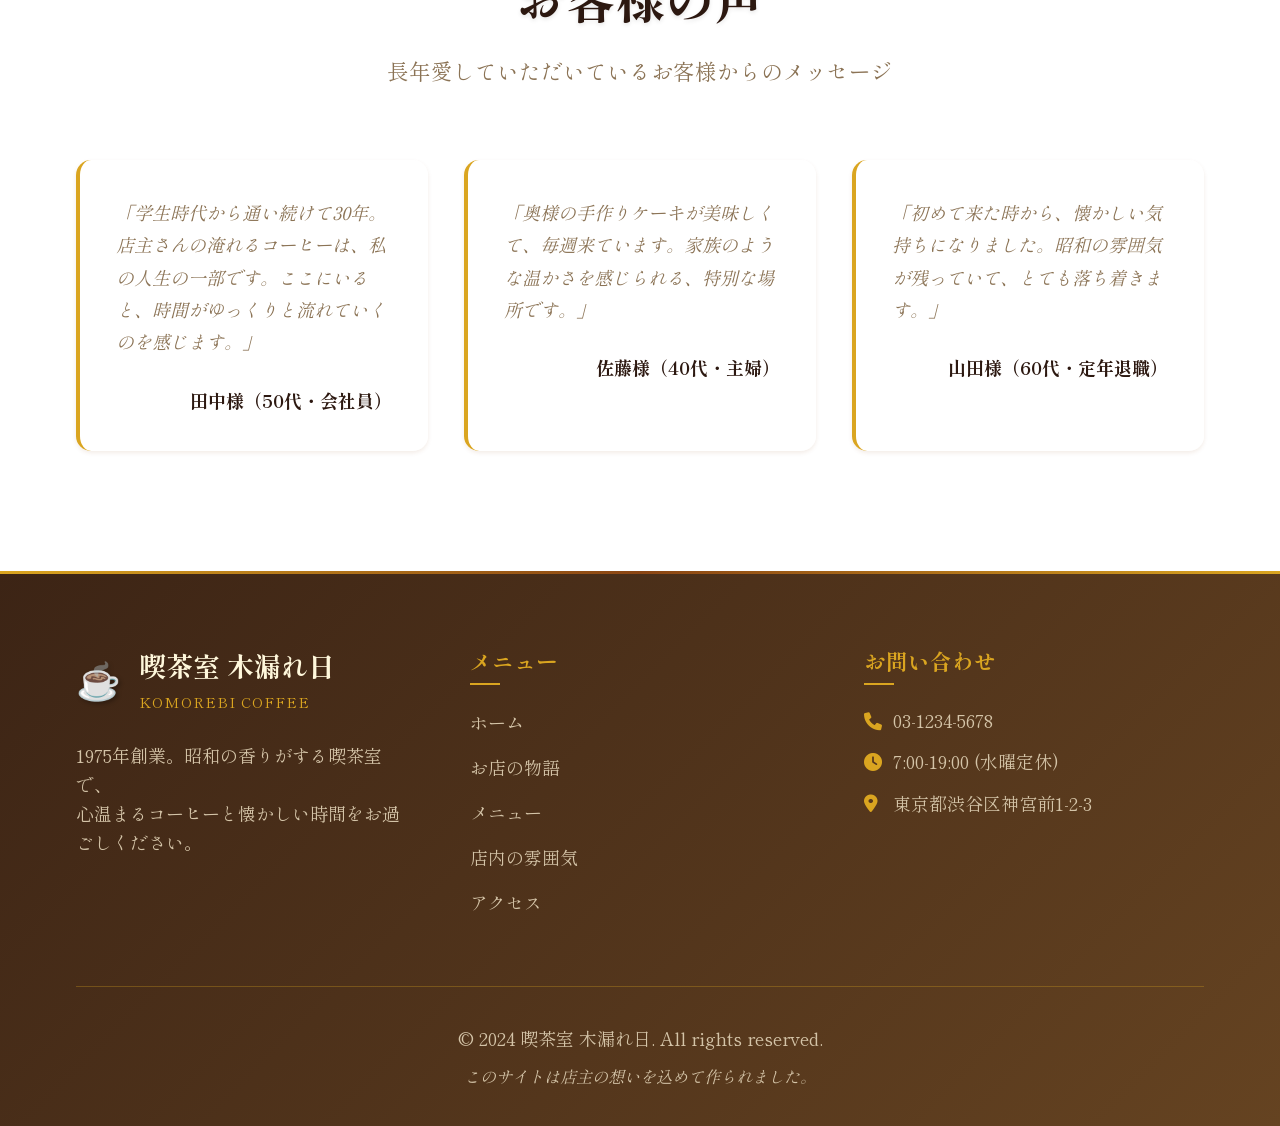
<file: story.html>
<!DOCTYPE html>
<html lang="ja">
<head>
    <meta charset="UTF-8">
    <meta name="viewport" content="width=device-width, initial-scale=1.0">
    <title>お店の物語 - 喫茶室 木漏れ日</title>
    <meta name="description" content="喫茶室 木漏れ日の歴史と店主の想い。1975年創業から現在まで、50年近くにわたるコーヒーへの情熱をお伝えします。">
    <link rel="stylesheet" href="styles.css">
    <link href="https://fonts.googleapis.com/css2?family=Shippori+Mincho:wght@400;500;600;700&family=Noto+Sans+JP:wght@300;400;500&display=swap" rel="stylesheet">
    <link rel="stylesheet" href="https://cdnjs.cloudflare.com/ajax/libs/font-awesome/6.0.0/css/all.min.css">
</head>
<body>
    <!-- ヘッダー -->
    <header class="header">
        <div class="header-top">
            <div class="container">
                <div class="header-info">
                    <span class="phone"><i class="fas fa-phone"></i> 03-1234-5678</span>
                    <span class="hours"><i class="fas fa-clock"></i> 7:00-19:00 (定休日: 水曜日)</span>
                </div>
            </div>
        </div>
        <nav class="nav">
            <div class="nav-container">
                <div class="logo">
                    <div class="logo-icon">☕</div>
                    <div class="logo-text">
                        <h1>喫茶室 木漏れ日</h1>
                        <p>KOMOREBI COFFEE</p>
                    </div>
                </div>
                <ul class="nav-menu" id="nav-menu">
                    <li><a href="index.html" class="nav-link">ホーム</a></li>
                    <li><a href="story.html" class="nav-link active">お店の物語</a></li>
                    <li><a href="menu.html" class="nav-link">メニュー</a></li>
                    <li><a href="atmosphere.html" class="nav-link">店内の雰囲気</a></li>
                    <li><a href="access.html" class="nav-link">アクセス</a></li>
                </ul>
                <button class="menu-btn" aria-label="メニューを開く" aria-expanded="false" aria-controls="nav-menu">
                    <span class="bar"></span>
                    <span class="bar"></span>
                    <span class="bar"></span>
                </button>
            </div>
        </nav>
    </header>

    <!-- メインコンテンツ -->
    <main>
        <!-- ページヘッダー -->
        <section class="page-header">
            <div class="container">
                <div class="page-title">
                    <h1>お店の物語</h1>
                    <p class="page-subtitle">1975年から続く、店主の想いと歴史</p>
                </div>
            </div>
        </section>

        <!-- お店の物語 -->
        <section class="story">
            <div class="container">
                <div class="story-content">
                    <div class="story-text">
                        <div class="story-timeline">
                            <div class="timeline-item">
                                <div class="timeline-year">1975年</div>
                                <div class="timeline-content">
                                    <h3>創業の想い</h3>
                                    <p>「人と人とのつながりを大切にしたい」という想いから、小さな喫茶室を開きました。当時はまだ珍しかったコーヒー文化を、一人でも多くの方に知ってもらいたいという気持ちでした。</p>
                                    <p>開店当初は、コーヒーを知らないお客様が多く、一杯一杯丁寧に淹れる方法をお教えしていました。お客様の「美味しい」という笑顔が、何よりの励みでした。</p>
                                </div>
                            </div>
                            <div class="timeline-item">
                                <div class="timeline-year">1980年代</div>
                                <div class="timeline-content">
                                    <h3>地域の憩いの場に</h3>
                                    <p>近所の学生やサラリーマン、主婦の方々が集まる場所となりました。お客様の笑顔が、私たちの何よりの宝物です。</p>
                                    <p>この頃から、お客様同士の交流も生まれ、カフェは単なる飲食店ではなく、人と人をつなぐ大切な場所になりました。結婚式の打ち合わせをされる方、就職活動の相談をされる方、様々な人生の節目を一緒に過ごさせていただきました。</p>
                                </div>
                            </div>
                            <div class="timeline-item">
                                <div class="timeline-year">1990年代</div>
                                <div class="timeline-content">
                                    <h3>家族の支え</h3>
                                    <p>妻が手作りのスイーツを作り始め、メニューに加わりました。お客様から「奥様のケーキが美味しい」と評判をいただき、カフェの魅力がさらに増しました。</p>
                                    <p>子供たちも手伝ってくれるようになり、家族みんなでお客様をおもてなしする、温かい空間ができました。</p>
                                </div>
                            </div>
                            <div class="timeline-item">
                                <div class="timeline-year">2000年代</div>
                                <div class="timeline-content">
                                    <h3>新しい時代への対応</h3>
                                    <p>インターネットが普及し、新しいお客様も増えました。しかし、変わらないのは、一杯一杯心を込めて淹れるコーヒーと、お客様への感謝の気持ちです。</p>
                                    <p>この頃から、お客様のご要望にお応えして、様々なコーヒーの淹れ方を研究し、メニューを充実させました。</p>
                                </div>
                            </div>
                            <div class="timeline-item">
                                <div class="timeline-year">現在</div>
                                <div class="timeline-content">
                                    <h3>変わらない想い</h3>
                                    <p>時代は変わりましたが、私たちの想いは変わりません。今でも店主が一人で豆を挽き、一杯一杯丁寧に淹れています。</p>
                                    <p>お客様の「また来ます」という言葉が、何より嬉しく、これからも地域の皆様に愛される喫茶室であり続けたいと思います。</p>
                                </div>
                            </div>
                        </div>
                    </div>
                    <div class="story-visual">
                        <div class="vintage-photo-frame">
                            <div class="photo-content">
                                <div class="old-photo">
                                    <i class="fas fa-camera-retro"></i>
                                    <p>1975年の開店当時</p>
                                </div>
                            </div>
                            <div class="photo-caption">
                                <p>「木漏れ日」の名前の由来は、午後の日差しが店内に差し込む美しい光景から名付けました。</p>
                            </div>
                        </div>
                        <div class="owner-message">
                            <h3>店主からのメッセージ</h3>
                            <div class="message-content">
                                <p>「50年近く、この店でお客様をお迎えしてきました。最初は不安でしたが、お客様の温かい笑顔に支えられて、今日まで続けることができました。</p>
                                <p>これからも、一杯一杯心を込めて淹れるコーヒーで、お客様に温かい時間をお届けしたいと思います。どうぞ、お気軽にお越しください。」</p>
                                <p class="signature">- 店主 田中 一郎</p>
                            </div>
                        </div>
                    </div>
                </div>
            </div>
        </section>

        <!-- お客様の声 -->
        <section class="testimonials">
            <div class="container">
                <div class="section-header">
                    <h2 class="section-title">お客様の声</h2>
                    <p class="section-subtitle">長年愛していただいているお客様からのメッセージ</p>
                </div>
                <div class="testimonials-grid">
                    <div class="testimonial-item">
                        <div class="testimonial-content">
                            <p>「学生時代から通い続けて30年。店主さんの淹れるコーヒーは、私の人生の一部です。ここにいると、時間がゆっくりと流れていくのを感じます。」</p>
                        </div>
                        <div class="testimonial-author">
                            <strong>田中様（50代・会社員）</strong>
                        </div>
                    </div>
                    <div class="testimonial-item">
                        <div class="testimonial-content">
                            <p>「奥様の手作りケーキが美味しくて、毎週来ています。家族のような温かさを感じられる、特別な場所です。」</p>
                        </div>
                        <div class="testimonial-author">
                            <strong>佐藤様（40代・主婦）</strong>
                        </div>
                    </div>
                    <div class="testimonial-item">
                        <div class="testimonial-content">
                            <p>「初めて来た時から、懐かしい気持ちになりました。昭和の雰囲気が残っていて、とても落ち着きます。」</p>
                        </div>
                        <div class="testimonial-author">
                            <strong>山田様（60代・定年退職）</strong>
                        </div>
                    </div>
                </div>
            </div>
        </section>
    </main>

    <!-- フッター -->
    <footer class="footer">
        <div class="container">
            <div class="footer-content">
                <div class="footer-info">
                    <div class="footer-logo">
                        <div class="logo-icon">☕</div>
                        <div class="logo-text">
                            <h3>喫茶室 木漏れ日</h3>
                            <p>KOMOREBI COFFEE</p>
                        </div>
                    </div>
                    <p class="footer-description">1975年創業。昭和の香りがする喫茶室で、<br>心温まるコーヒーと懐かしい時間をお過ごしください。</p>
                </div>
                <div class="footer-links">
                    <h4>メニュー</h4>
                    <ul>
                        <li><a href="index.html">ホーム</a></li>
                        <li><a href="story.html">お店の物語</a></li>
                        <li><a href="menu.html">メニュー</a></li>
                        <li><a href="atmosphere.html">店内の雰囲気</a></li>
                        <li><a href="access.html">アクセス</a></li>
                    </ul>
                </div>
                <div class="footer-contact">
                    <h4>お問い合わせ</h4>
                    <p><i class="fas fa-phone"></i> 03-1234-5678</p>
                    <p><i class="fas fa-clock"></i> 7:00-19:00 (水曜定休)</p>
                    <p><i class="fas fa-map-marker-alt"></i> 東京都渋谷区神宮前1-2-3</p>
                </div>
            </div>
            <div class="footer-bottom">
                <p>&copy; 2024 喫茶室 木漏れ日. All rights reserved.</p>
                <p class="footer-note">このサイトは店主の想いを込めて作られました。</p>
            </div>
        </div>
    </footer>

    <script src="script.js"></script>
</body>
</html>
</file>
<file: styles.css>
/* リセットCSS */
* {
    margin: 0;
    padding: 0;
    box-sizing: border-box;
}

/* 基本設定 */
:root {
    --vintage-brown: #8B4513;
    --warm-beige: #F5E6D3;
    --cream: #FFF8DC;
    --dark-brown: #654321;
    --coffee-brown: #3C2415;
    --gold: #DAA520;
    --sepia: #704214;
    --text-dark: #2C1810;
    --text-light: #8B7355;
    --text-color: #2C1810;
    --light-text: #8B7355;
    --white: #FFFFFF;
    --primary-color: #FF8907;
    --secondary-color: #000000;
    --shadow-vintage: 0 4px 8px rgba(139, 69, 19, 0.3);
    --shadow-soft: 0 2px 4px rgba(139, 69, 19, 0.1);
    --shadow: 0 4px 8px rgba(0, 0, 0, 0.1);
    --shadow-hover: 0 8px 16px rgba(0, 0, 0, 0.15);
    --border-vintage: 2px solid var(--vintage-brown);
    --border-radius: 8px;
    --transition: all 0.3s ease;
    --transition-smooth: all 0.4s cubic-bezier(0.4, 0, 0.2, 1);
    --transition-bounce: all 0.6s cubic-bezier(0.68, -0.55, 0.265, 1.55);
}

body {
    font-family: 'Shippori Mincho', 'Noto Sans JP', serif;
    line-height: 1.7;
    color: var(--text-dark);
    background: linear-gradient(135deg, var(--cream) 0%, var(--warm-beige) 100%);
    background-attachment: fixed;
}

.container {
    max-width: 1200px;
    margin: 0 auto;
    padding: 0 20px;
}

/* ヘッダー */
.header {
    background: linear-gradient(135deg, var(--vintage-brown) 0%, var(--dark-brown) 100%);
    box-shadow: var(--shadow-vintage);
    position: fixed;
    top: 0;
    left: 0;
    width: 100%;
    z-index: 1000;
    height: auto;
}

.header-top {
    background: var(--coffee-brown);
    padding: 8px 0;
    font-size: 0.9rem;
    min-height: 40px;
}

.header-info {
    display: flex;
    justify-content: space-between;
    color: var(--cream);
}

.header-info span {
    display: flex;
    align-items: center;
    gap: 5px;
}

.nav-container {
    display: flex;
    justify-content: space-between;
    align-items: center;
    padding: 1rem 2rem;
    max-width: 1200px;
    margin: 0 auto;
    min-height: 80px;
}

.logo {
    display: flex;
    align-items: center;
    gap: 1rem;
    flex-shrink: 0;
}

.logo h1 {
    font-size: 1.5rem;
    font-weight: 700;
    color: var(--cream);
    margin: 0;
    text-shadow: 0 2px 4px rgba(0, 0, 0, 0.3);
    letter-spacing: 0.05em;
}

.logo p {
    font-size: 0.8rem;
    color: var(--cream);
    margin: 0;
    opacity: 0.9;
    letter-spacing: 1px;
}

.logo-icon {
    font-size: 2.5rem;
    color: var(--gold);
    text-shadow: 2px 2px 4px rgba(0, 0, 0, 0.3);
}

.logo-text h1 {
    color: var(--cream);
    font-size: 1.8rem;
    font-weight: 600;
    letter-spacing: 1px;
    text-shadow: 2px 2px 4px rgba(0, 0, 0, 0.3);
}

.logo-text p {
    color: var(--gold);
    font-size: 0.8rem;
    letter-spacing: 2px;
    margin-top: -5px;
}

.nav-menu {
    display: flex;
    list-style: none;
    gap: 2rem;
    align-items: center;
}

.nav-link {
    text-decoration: none;
    color: var(--cream);
    font-weight: 500;
    font-size: 1.1rem;
    transition: var(--transition-smooth);
    position: relative;
    padding: 0.5rem 0;
    letter-spacing: 0.03em;
    text-shadow: 0 1px 2px rgba(0, 0, 0, 0.3);
}

.nav-link:hover {
    color: var(--gold);
    transform: translateY(-1px);
    text-shadow: 0 2px 4px rgba(0, 0, 0, 0.4);
}

.nav-link::after {
    content: '';
    position: absolute;
    bottom: -2px;
    left: 50%;
    transform: translateX(-50%);
    width: 0;
    height: 2px;
    background: var(--gold);
    transition: var(--transition-smooth);
    border-radius: 1px;
}

.nav-link:hover::after {
    width: 100%;
}

.nav-link.active {
    color: var(--gold);
    font-weight: 600;
}

.nav-link.active::after {
    width: 100%;
}

.menu-btn {
    position: relative;
    width: 40px;
    height: 40px;
    display: none;
    place-items: center;
    border: none;
    background: transparent;
    cursor: pointer;
    line-height: 0;
    z-index: 1001;
    /* ブラウザ互換性の向上 */
    -webkit-user-select: none;
    -moz-user-select: none;
    -ms-user-select: none;
    user-select: none;
    /* レンダリングの最適化 */
    -webkit-backface-visibility: hidden;
    -moz-backface-visibility: hidden;
    -ms-backface-visibility: hidden;
    backface-visibility: hidden;
    /* タッチデバイス対応 */
    -webkit-tap-highlight-color: transparent;
    -webkit-touch-callout: none;
}


.menu-btn:focus {
    outline: none;
    box-shadow: none;
}

/* ハンバーガーメニューのバー */
.bar {
    position: absolute;
    left: 50%;
    top: 50%;
    width: 26px;
    height: 2px;
    background: var(--cream);
    border-radius: 2px;
    transform-origin: center;
    transition: transform 0.25s ease, opacity 0.2s ease;
}

.bar:nth-child(1) {
    transform: translate(-50%, -50%) translateY(-10px);
}

.bar:nth-child(2) {
    transform: translate(-50%, -50%);
}

.bar:nth-child(3) {
    transform: translate(-50%, -50%) translateY(10px);
}

/* ハンバーガーメニューの開いた状態 */
.menu-btn.is-open {
    z-index: 1002;
}

.menu-btn.is-open .bar:nth-child(1) {
    transform: translate(-50%, -50%) rotate(45deg);
    background: var(--vintage-brown);
    box-shadow: 0 2px 4px rgba(0, 0, 0, 0.3);
    height: 3px;
}

.menu-btn.is-open .bar:nth-child(2) {
    opacity: 0;
}

.menu-btn.is-open .bar:nth-child(3) {
    transform: translate(-50%, -50%) rotate(-45deg);
    background: var(--vintage-brown);
    box-shadow: 0 2px 4px rgba(0, 0, 0, 0.3);
    height: 3px;
}


/* ヒーローセクション */
.hero {
    min-height: 100vh;
    display: flex;
    align-items: center;
    position: relative;
    padding: 200px 0 80px;
    overflow: hidden;
}

.hero-background {
    position: absolute;
    top: 0;
    left: 0;
    right: 0;
    bottom: 0;
    background: linear-gradient(135deg, var(--warm-beige) 0%, var(--cream) 50%, var(--warm-beige) 100%);
    z-index: 1;
}

.vintage-pattern {
    position: absolute;
    top: 0;
    left: 0;
    right: 0;
    bottom: 0;
    background-image: 
        radial-gradient(circle at 20% 20%, rgba(139, 69, 19, 0.1) 0%, transparent 50%),
        radial-gradient(circle at 80% 80%, rgba(218, 165, 32, 0.1) 0%, transparent 50%),
        radial-gradient(circle at 40% 60%, rgba(139, 69, 19, 0.05) 0%, transparent 50%);
    z-index: 2;
}

.coffee-stains {
    position: absolute;
    top: 0;
    left: 0;
    right: 0;
    bottom: 0;
    z-index: 3;
}

.stain {
    position: absolute;
    background: radial-gradient(ellipse, rgba(139, 69, 19, 0.1) 0%, transparent 70%);
    border-radius: 50%;
    animation: float 6s ease-in-out infinite;
}

.stain-1 {
    width: 200px;
    height: 100px;
    top: 20%;
    right: 10%;
    animation-delay: 0s;
}

.stain-2 {
    width: 150px;
    height: 75px;
    bottom: 30%;
    left: 15%;
    animation-delay: 2s;
}

.stain-3 {
    width: 100px;
    height: 50px;
    top: 60%;
    right: 30%;
    animation-delay: 4s;
}

@keyframes float {
    0%, 100% { transform: translateY(0px) rotate(0deg); }
    50% { transform: translateY(-20px) rotate(5deg); }
}

.hero-content {
    display: grid;
    grid-template-columns: 1fr 1fr;
    gap: 4rem;
    align-items: center;
    position: relative;
    z-index: 4;
    max-width: 1200px;
    margin: 0 auto;
    padding: 0 2rem;
    min-height: 70vh;
    margin-top: 2rem;
}

.hero-title {
    font-size: 3.5rem;
    font-weight: 700;
    line-height: 1.2;
    color: var(--text-dark);
    margin-bottom: 1.5rem;
    text-shadow: 2px 2px 4px rgba(0, 0, 0, 0.1);
    text-align: left;
    letter-spacing: -0.02em;
}

.hero-subtitle {
    font-size: 1.3rem;
    color: var(--text-light);
    margin-bottom: 2rem;
    line-height: 1.8;
    text-align: left;
    max-width: 90%;
}

.hero-quote {
    background: rgba(255, 255, 255, 0.8);
    padding: 2rem;
    border-radius: 15px;
    border-left: 5px solid var(--vintage-brown);
    margin-bottom: 2.5rem;
    box-shadow: var(--shadow-soft);
}

.quote-text {
    font-style: italic;
    font-size: 1.1rem;
    color: var(--text-dark);
    margin-bottom: 1rem;
    line-height: 1.6;
}

.quote-author {
    text-align: right;
    color: var(--text-light);
    font-size: 0.9rem;
}

.hero-buttons {
    display: flex;
    gap: 1.5rem;
    flex-wrap: wrap;
    align-items: center;
    justify-content: flex-start;
}

.btn {
    display: inline-flex;
    align-items: center;
    gap: 0.5rem;
    padding: 15px 30px;
    border-radius: var(--border-radius);
    text-decoration: none;
    font-weight: 500;
    transition: var(--transition-smooth);
    border: none;
    cursor: pointer;
    font-size: 1rem;
    text-align: center;
    justify-content: center;
    min-height: 50px;
}

.btn-primary {
    background: var(--primary-color);
    color: var(--white);
    box-shadow: var(--shadow);
}

.btn-primary:hover {
    background: #e67a06;
    transform: translateY(-2px);
    box-shadow: var(--shadow-hover);
    color: var(--white);
}

.btn-secondary {
    background: transparent;
    color: var(--primary-color);
    border: 2px solid var(--primary-color);
}

.btn-secondary:hover {
    background: var(--primary-color);
    color: var(--white);
    transform: translateY(-2px);
    box-shadow: var(--shadow-hover);
}

.hero-visual {
    display: flex;
    justify-content: center;
    align-items: center;
    padding: 2rem 0;
}

.coffee-animation-container {
    position: relative;
    width: 200px;
    height: 200px;
    display: flex;
    justify-content: center;
    align-items: center;
    filter: drop-shadow(0 8px 20px rgba(0, 0, 0, 0.1));
}

.coffee-cup {
    position: relative;
    width: 90px;
    height: 70px;
    animation: cupFloat 4s ease-in-out infinite;
    z-index: 2;
}

.cup-body {
    width: 90px;
    height: 70px;
    background: linear-gradient(145deg, #ffffff 0%, #f8f8f8 50%, #f0f0f0 100%);
    border: 2px solid var(--vintage-brown);
    border-radius: 0 0 45px 45px;
    position: relative;
    box-shadow: 
        0 6px 20px rgba(0, 0, 0, 0.08),
        inset 0 2px 4px rgba(255, 255, 255, 0.8),
        inset 0 -2px 4px rgba(0, 0, 0, 0.05);
    overflow: hidden;
}

.cup-handle {
    position: absolute;
    right: -14px;
    top: 15px;
    width: 24px;
    height: 35px;
    border: 2px solid var(--vintage-brown);
    border-left: none;
    border-radius: 0 25px 25px 0;
    background: linear-gradient(145deg, #ffffff 0%, #f8f8f8 100%);
    box-shadow: 
        0 4px 8px rgba(0, 0, 0, 0.1),
        inset 0 1px 2px rgba(255, 255, 255, 0.8);
}

.coffee-liquid {
    position: absolute;
    top: 8px;
    left: 8px;
    right: 8px;
    height: 18px;
    background: linear-gradient(135deg, 
        #8B4513 0%, 
        #A0522D 30%, 
        #8B4513 70%, 
        #654321 100%);
    border-radius: 0 0 35px 35px;
    box-shadow: 
        inset 0 2px 4px rgba(0, 0, 0, 0.3),
        0 1px 2px rgba(0, 0, 0, 0.2);
}

.steam {
    position: absolute;
    top: -25px;
    left: 50%;
    transform: translateX(-50%);
    display: flex;
    gap: 6px;
    z-index: 3;
}

.steam-line {
    width: 3px;
    height: 25px;
    background: linear-gradient(to top, 
        rgba(139, 69, 19, 0.1) 0%,
        rgba(160, 82, 45, 0.3) 30%,
        rgba(139, 69, 19, 0.5) 70%,
        transparent 100%);
    border-radius: 2px;
    animation: steamRise 3s infinite ease-in-out;
    filter: blur(0.5px);
}

.steam-line:nth-child(1) {
    animation-delay: 0s;
    transform: rotate(-2deg);
}

.steam-line:nth-child(2) {
    animation-delay: 0.4s;
    transform: rotate(1deg);
}

.steam-line:nth-child(3) {
    animation-delay: 0.8s;
    transform: rotate(-1deg);
}

@keyframes steamRise {
    0% { 
        opacity: 0; 
        transform: translateY(0) scaleY(0.3) rotate(var(--rotation, 0deg)); 
    }
    20% { 
        opacity: 0.6; 
        transform: translateY(-8px) scaleY(0.8) rotate(var(--rotation, 0deg)); 
    }
    50% { 
        opacity: 0.9; 
        transform: translateY(-15px) scaleY(1.2) rotate(var(--rotation, 0deg)); 
    }
    80% { 
        opacity: 0.4; 
        transform: translateY(-20px) scaleY(0.9) rotate(var(--rotation, 0deg)); 
    }
    100% { 
        opacity: 0; 
        transform: translateY(-25px) scaleY(0.5) rotate(var(--rotation, 0deg)); 
    }
}

@keyframes cupFloat {
    0%, 100% { 
        transform: translateY(0) rotate(0deg); 
    }
    25% { 
        transform: translateY(-1px) rotate(0.5deg); 
    }
    50% { 
        transform: translateY(-3px) rotate(0deg); 
    }
    75% { 
        transform: translateY(-1px) rotate(-0.5deg); 
    }
}

.coffee-beans {
    position: absolute;
    top: 0;
    left: 0;
    right: 0;
    bottom: 0;
    z-index: 1;
}

.bean {
    position: absolute;
    width: 12px;
    height: 6px;
    background: linear-gradient(135deg, 
        #8B4513 0%, 
        #A0522D 30%, 
        #8B4513 70%, 
        #654321 100%);
    border-radius: 50%;
    animation: beanFloat 5s ease-in-out infinite;
    box-shadow: 
        0 3px 6px rgba(0, 0, 0, 0.3),
        inset 0 1px 2px rgba(255, 255, 255, 0.2);
    filter: drop-shadow(0 2px 4px rgba(0, 0, 0, 0.2));
}

.bean-1 {
    top: 15%;
    left: 8%;
    animation-delay: 0s;
    transform: rotate(15deg);
}

.bean-2 {
    top: 25%;
    right: 12%;
    animation-delay: 1.2s;
    transform: rotate(-20deg);
}

.bean-3 {
    bottom: 35%;
    left: 15%;
    animation-delay: 2.4s;
    transform: rotate(30deg);
}

.bean-4 {
    bottom: 20%;
    right: 20%;
    animation-delay: 3.6s;
    transform: rotate(-15deg);
}

.bean-5 {
    top: 60%;
    left: 5%;
    animation-delay: 4.8s;
    transform: rotate(45deg);
}

@keyframes beanFloat {
    0% { 
        transform: translateY(0) rotate(var(--rotation, 0deg)) scale(1); 
        opacity: 0.6;
    }
    25% { 
        transform: translateY(-4px) rotate(calc(var(--rotation, 0deg) + 45deg)) scale(1.05); 
        opacity: 0.8;
    }
    50% { 
        transform: translateY(-8px) rotate(calc(var(--rotation, 0deg) + 90deg)) scale(1.1); 
        opacity: 1;
    }
    75% { 
        transform: translateY(-4px) rotate(calc(var(--rotation, 0deg) + 135deg)) scale(1.05); 
        opacity: 0.8;
    }
    100% { 
        transform: translateY(0) rotate(calc(var(--rotation, 0deg) + 180deg)) scale(1); 
        opacity: 0.6;
    }
}

/* セクション共通 */
.section-header {
    text-align: center;
    margin-bottom: 4rem;
}

.section-title {
    font-size: 2.5rem;
    font-weight: 700;
    color: var(--text-color);
    margin-bottom: 1rem;
    text-align: center;
    line-height: 1.3;
    letter-spacing: -0.01em;
}

.section-subtitle {
    font-size: 1.1rem;
    color: var(--light-text);
    text-align: center;
    line-height: 1.6;
    max-width: 600px;
    margin: 0 auto;
}

/* お店の物語 */
.story {
    padding: 120px 0;
    background: linear-gradient(135deg, var(--cream) 0%, var(--warm-beige) 100%);
    position: relative;
}

.story::before {
    content: '';
    position: absolute;
    top: 0;
    left: 0;
    right: 0;
    bottom: 0;
    background: url('data:image/svg+xml,<svg xmlns="http://www.w3.org/2000/svg" viewBox="0 0 100 100"><defs><pattern id="vintage" width="20" height="20" patternUnits="userSpaceOnUse"><circle cx="10" cy="10" r="1" fill="%238B4513" opacity="0.1"/></pattern></defs><rect width="100" height="100" fill="url(%23vintage)"/></svg>');
    opacity: 0.3;
}

.story-content {
    display: grid;
    grid-template-columns: 1fr 1fr;
    gap: 3rem;
    align-items: start;
    position: relative;
    z-index: 2;
}

.story-timeline {
    margin-top: 2rem;
}

.timeline-item {
    display: flex;
    gap: 2rem;
    margin-bottom: 3rem;
    position: relative;
}

.timeline-item::before {
    content: '';
    position: absolute;
    left: 60px;
    top: 0;
    bottom: -3rem;
    width: 2px;
    background: linear-gradient(to bottom, var(--vintage-brown), var(--gold));
}

.timeline-year {
    background: var(--vintage-brown);
    color: var(--cream);
    padding: 0.5rem 1rem;
    border-radius: 20px;
    font-weight: 600;
    font-size: 0.9rem;
    white-space: nowrap;
    height: fit-content;
    box-shadow: var(--shadow-soft);
}

.timeline-content {
    flex: 1;
    background: rgba(255, 255, 255, 0.8);
    padding: 2rem;
    border-radius: 15px;
    border-left: 4px solid var(--gold);
    box-shadow: var(--shadow-soft);
}

.timeline-content h3 {
    color: var(--text-dark);
    font-size: 1.3rem;
    margin-bottom: 1rem;
}

.timeline-content p {
    color: var(--text-light);
    line-height: 1.8;
}

.story-visual {
    display: flex;
    flex-direction: column;
    gap: 2rem;
    align-items: stretch;
}

.vintage-photo-frame {
    background: var(--vintage-brown);
    padding: 20px;
    border-radius: 15px;
    box-shadow: var(--shadow-vintage);
    position: relative;
}

.vintage-photo-frame::before {
    content: '';
    position: absolute;
    top: -10px;
    left: -10px;
    right: -10px;
    bottom: -10px;
    background: linear-gradient(45deg, var(--gold), var(--vintage-brown));
    border-radius: 20px;
    z-index: -1;
}

.photo-content {
    background: var(--warm-beige);
    padding: 2rem;
    border-radius: 10px;
    text-align: center;
}

.old-photo {
    color: var(--text-light);
}

.old-photo i {
    font-size: 3rem;
    margin-bottom: 1rem;
    color: var(--vintage-brown);
}

.photo-caption {
    margin-top: 1rem;
    color: var(--cream);
    font-size: 0.9rem;
    text-align: center;
    font-style: italic;
}

/* メニュー */
.menu {
    padding: 120px 0;
    background: var(--warm-beige);
    position: relative;
}

.menu::before {
    content: '';
    position: absolute;
    top: 0;
    left: 0;
    right: 0;
    bottom: 0;
    background: url('data:image/svg+xml,<svg xmlns="http://www.w3.org/2000/svg" viewBox="0 0 100 100"><defs><pattern id="coffee" width="30" height="30" patternUnits="userSpaceOnUse"><circle cx="15" cy="15" r="2" fill="%238B4513" opacity="0.1"/><circle cx="25" cy="25" r="1" fill="%23DAA520" opacity="0.1"/></pattern></defs><rect width="100" height="100" fill="url(%23coffee)"/></svg>');
    opacity: 0.2;
}

.menu-categories {
    position: relative;
    z-index: 2;
}

.menu-category {
    margin-bottom: 4rem;
    background: rgba(255, 255, 255, 0.9);
    border-radius: 20px;
    padding: 3rem;
    box-shadow: var(--shadow-soft);
    border: 2px solid var(--warm-beige);
}

.category-title {
    font-size: 2rem;
    color: var(--text-dark);
    margin-bottom: 2rem;
    text-align: center;
    position: relative;
}

.category-title::after {
    content: '';
    position: absolute;
    bottom: -10px;
    left: 50%;
    transform: translateX(-50%);
    width: 100px;
    height: 2px;
    background: var(--vintage-brown);
}

.menu-items {
    display: grid;
    gap: 1.5rem;
}

.menu-item {
    display: flex;
    justify-content: space-between;
    align-items: flex-start;
    padding: 1.5rem;
    background: var(--cream);
    border-radius: 15px;
    border-left: 4px solid var(--gold);
    box-shadow: var(--shadow-soft);
    transition: var(--transition-smooth);
    gap: 1rem;
}

.menu-item:hover {
    transform: translateX(10px);
    box-shadow: var(--shadow-vintage);
}

.item-name {
    display: flex;
    flex-direction: column;
    gap: 0.5rem;
    flex: 1;
    min-width: 0;
}

.item-name h4 {
    font-size: 1.3rem;
    color: var(--text-dark);
    font-weight: 600;
    margin: 0;
    line-height: 1.4;
}

.price {
    font-size: 1.4rem;
    font-weight: 700;
    color: var(--vintage-brown);
    background: var(--gold);
    padding: 0.3rem 0.8rem;
    border-radius: 20px;
    text-align: center;
    min-width: 80px;
    flex-shrink: 0;
    align-self: flex-start;
}

.item-description {
    color: var(--text-light);
    line-height: 1.6;
    margin: 0;
    font-size: 0.95rem;
    word-wrap: break-word;
    overflow-wrap: break-word;
}

/* 店内の雰囲気 */
.atmosphere {
    padding: 120px 0;
    background: linear-gradient(135deg, var(--cream) 0%, var(--warm-beige) 100%);
}

.atmosphere-content {
    display: grid;
    grid-template-columns: 1fr 1fr;
    gap: 5rem;
    align-items: start;
    padding: 2rem 0;
}

.atmosphere-text h3 {
    font-size: 2.2rem;
    color: var(--text-dark);
    margin-bottom: 2.5rem;
    line-height: 1.3;
    font-weight: 700;
}

.atmosphere-text p {
    color: var(--text-light);
    line-height: 1.8;
    margin-bottom: 2.5rem;
    font-size: 1.1rem;
    max-width: 90%;
}

.atmosphere-features {
    display: grid;
    grid-template-columns: repeat(2, 1fr);
    gap: 1rem;
}

.feature-item {
    display: flex;
    align-items: center;
    gap: 0.8rem;
    padding: 1rem;
    background: rgba(255, 255, 255, 0.8);
    border-radius: 10px;
    box-shadow: var(--shadow-soft);
    transition: var(--transition-smooth);
}

.feature-item:hover {
    transform: translateY(-3px);
    box-shadow: var(--shadow-vintage);
}

.feature-item i {
    color: var(--vintage-brown);
    font-size: 1.2rem;
}

.feature-item span {
    color: var(--text-dark);
    font-weight: 500;
}

.atmosphere-visual {
    display: grid !important;
    grid-template-columns: repeat(2, 1fr) !important;
    grid-template-rows: repeat(2, 1fr) !important;
    gap: 2rem !important;
    padding: 1rem 0 !important;
    max-width: 600px !important;
    margin: 0 auto !important;
    width: 100% !important;
    height: auto !important;
}

/* 2x2グリッドレイアウトを強制適用 */
.atmosphere-visual > .interior-item {
    display: flex !important;
    flex-direction: column !important;
    justify-content: center !important;
    align-items: center !important;
    width: 100% !important;
    height: auto !important;
    aspect-ratio: 1 !important;
}

/* 確実に2x2レイアウトを適用 */
.atmosphere .atmosphere-visual,
.atmosphere-preview .atmosphere-visual {
    display: grid !important;
    grid-template-columns: repeat(2, 1fr) !important;
    grid-template-rows: repeat(2, 1fr) !important;
    gap: 2rem !important;
    max-width: 600px !important;
    margin: 0 auto !important;
    width: 100% !important;
}

.atmosphere .atmosphere-visual .interior-item,
.atmosphere-preview .atmosphere-visual .interior-item {
    display: flex !important;
    flex-direction: column !important;
    justify-content: center !important;
    align-items: center !important;
    aspect-ratio: 1 !important;
    width: 100% !important;
    height: auto !important;
}

.interior-item {
    background: linear-gradient(135deg, var(--vintage-brown) 0%, var(--dark-brown) 100%);
    color: var(--cream);
    padding: 2rem 1.5rem;
    border-radius: 20px;
    text-align: center;
    box-shadow: var(--shadow-vintage);
    transition: var(--transition-smooth);
    min-height: 160px;
    display: flex !important;
    flex-direction: column !important;
    justify-content: center !important;
    align-items: center !important;
    position: relative;
    overflow: hidden;
    border: 2px solid var(--gold);
    aspect-ratio: 1;
    width: 100%;
    height: auto;
}

.interior-item:hover {
    transform: translateY(-5px) scale(1.02);
    box-shadow: 0 8px 25px rgba(139, 69, 19, 0.4);
}

.interior-item:hover i {
    transform: scale(1.1);
    color: #ffd700;
}

.interior-item::before {
    content: '';
    position: absolute;
    top: -2px;
    left: -2px;
    right: -2px;
    bottom: -2px;
    background: linear-gradient(45deg, var(--gold), var(--vintage-brown), var(--gold));
    border-radius: 22px;
    z-index: -1;
    opacity: 0;
    transition: var(--transition-smooth);
}

.interior-item:hover::before {
    opacity: 1;
}

.interior-item i {
    font-size: 2.5rem;
    margin-bottom: 1rem;
    color: var(--gold);
    text-shadow: 2px 2px 4px rgba(0, 0, 0, 0.3);
    transition: var(--transition-smooth);
}

.interior-item p {
    font-weight: 600;
    font-size: 1rem;
    margin: 0;
    text-shadow: 1px 1px 2px rgba(0, 0, 0, 0.3);
    letter-spacing: 0.5px;
}

/* アクセス */
.access {
    padding: 120px 0;
    background: linear-gradient(135deg, var(--warm-beige) 0%, var(--cream) 100%);
    position: relative;
}

.access::before {
    content: '';
    position: absolute;
    top: 0;
    left: 0;
    right: 0;
    bottom: 0;
    background: url('data:image/svg+xml,<svg xmlns="http://www.w3.org/2000/svg" viewBox="0 0 100 100"><defs><pattern id="accessPattern" width="30" height="30" patternUnits="userSpaceOnUse"><circle cx="15" cy="15" r="1" fill="%238B4513" opacity="0.1"/><circle cx="25" cy="25" r="0.5" fill="%23DAA520" opacity="0.1"/></pattern></defs><rect width="100" height="100" fill="url(%23accessPattern)"/></svg>');
    opacity: 0.3;
}

.access-content {
    display: grid;
    grid-template-columns: 1fr 1fr;
    gap: 4rem;
    margin-bottom: 3rem;
    position: relative;
    z-index: 2;
}

.info-card {
    background: linear-gradient(135deg, var(--white) 0%, rgba(255, 255, 255, 0.95) 100%);
    padding: 3rem;
    border-radius: 25px;
    box-shadow: var(--shadow-vintage);
    border: 3px solid var(--vintage-brown);
    position: relative;
    overflow: hidden;
}

.info-card::before {
    content: '';
    position: absolute;
    top: 0;
    left: 0;
    right: 0;
    height: 5px;
    background: linear-gradient(90deg, var(--vintage-brown), var(--gold), var(--vintage-brown));
}

.info-card h3 {
    font-size: 2.2rem;
    color: var(--text-dark);
    margin-bottom: 2rem;
    text-align: center;
    position: relative;
    font-weight: 700;
    text-shadow: 2px 2px 4px rgba(0, 0, 0, 0.1);
}

.info-card h3::after {
    content: '';
    position: absolute;
    bottom: -15px;
    left: 50%;
    transform: translateX(-50%);
    width: 100px;
    height: 3px;
    background: linear-gradient(90deg, var(--vintage-brown), var(--gold));
    border-radius: 2px;
}

.info-details {
    display: flex;
    flex-direction: column;
    gap: 2.5rem;
}

.info-row {
    display: flex;
    align-items: flex-start;
    gap: 1.5rem;
    padding: 1.5rem;
    background: rgba(139, 69, 19, 0.05);
    border-radius: 15px;
    border-left: 4px solid var(--gold);
    transition: var(--transition-smooth);
}

.info-row:hover {
    background: rgba(139, 69, 19, 0.1);
    transform: translateX(5px);
}

.info-row i {
    color: var(--vintage-brown);
    font-size: 1.8rem;
    margin-top: 0.3rem;
    flex-shrink: 0;
    background: var(--gold);
    width: 50px;
    height: 50px;
    border-radius: 50%;
    display: flex;
    align-items: center;
    justify-content: center;
    box-shadow: var(--shadow-soft);
}

.info-row strong {
    color: var(--text-dark);
    font-size: 1.2rem;
    display: block;
    margin-bottom: 0.8rem;
    font-weight: 600;
}

.info-row p {
    color: var(--text-light);
    line-height: 1.8;
    font-size: 1rem;
}

.info-row small {
    color: var(--text-light);
    font-size: 0.9rem;
    font-style: italic;
}

.map-placeholder {
    background: linear-gradient(135deg, var(--vintage-brown) 0%, var(--dark-brown) 100%);
    color: var(--cream);
    padding: 4rem 2rem;
    border-radius: 25px;
    text-align: center;
    box-shadow: var(--shadow-vintage);
    position: relative;
    overflow: hidden;
    border: 3px solid var(--gold);
}

.map-placeholder::before {
    content: '';
    position: absolute;
    top: -50%;
    left: -50%;
    width: 200%;
    height: 200%;
    background: linear-gradient(45deg, transparent 30%, rgba(218, 165, 32, 0.2) 50%, transparent 70%);
    animation: shimmer 4s infinite;
}

.map-placeholder::after {
    content: '';
    position: absolute;
    top: 20px;
    left: 20px;
    right: 20px;
    bottom: 20px;
    border: 2px solid var(--gold);
    border-radius: 15px;
    opacity: 0.3;
}

@keyframes shimmer {
    0% { transform: translateX(-100%) translateY(-100%) rotate(45deg); }
    100% { transform: translateX(100%) translateY(100%) rotate(45deg); }
}

.map-placeholder i {
    font-size: 4rem;
    margin-bottom: 1.5rem;
    color: var(--gold);
    text-shadow: 2px 2px 4px rgba(0, 0, 0, 0.3);
    position: relative;
    z-index: 2;
}

.map-placeholder p {
    font-size: 1.5rem;
    font-weight: 700;
    margin-bottom: 1rem;
    position: relative;
    z-index: 2;
    text-shadow: 2px 2px 4px rgba(0, 0, 0, 0.3);
}

.map-placeholder small {
    font-size: 1rem;
    opacity: 0.9;
    position: relative;
    z-index: 2;
    font-style: italic;
}

.access-note {
    text-align: center;
    color: var(--text-light);
    font-style: italic;
    background: linear-gradient(135deg, var(--white) 0%, rgba(255, 255, 255, 0.9) 100%);
    padding: 2rem;
    border-radius: 20px;
    box-shadow: var(--shadow-soft);
    border: 2px solid var(--warm-beige);
    position: relative;
    z-index: 2;
    font-size: 1.1rem;
}

/* フッター */
.footer {
    background: linear-gradient(135deg, var(--coffee-brown) 0%, var(--dark-brown) 100%);
    color: var(--cream);
    padding: 4rem 0 2rem;
    position: relative;
}

.footer::before {
    content: '';
    position: absolute;
    top: 0;
    left: 0;
    right: 0;
    height: 3px;
    background: linear-gradient(90deg, var(--gold), var(--vintage-brown), var(--gold));
}

.footer-content {
    display: grid;
    grid-template-columns: 2fr 1fr 1fr;
    gap: 3rem;
    margin-bottom: 3rem;
}

.footer-logo {
    display: flex;
    align-items: center;
    gap: 1rem;
    margin-bottom: 1.5rem;
}

.footer-logo .logo-icon {
    font-size: 2rem;
}

.footer-logo h3 {
    color: var(--cream);
    font-size: 1.5rem;
    margin-bottom: 0.3rem;
}

.footer-logo p {
    color: var(--gold);
    font-size: 0.8rem;
    letter-spacing: 1px;
}

.footer-description {
    color: #d4c4a8;
    line-height: 1.6;
    font-size: 1rem;
    text-align: left;
    max-width: 400px;
}

.footer-links h4,
.footer-contact h4 {
    color: var(--gold);
    font-size: 1.2rem;
    margin-bottom: 1.5rem;
    position: relative;
}

.footer-links h4::after,
.footer-contact h4::after {
    content: '';
    position: absolute;
    bottom: -5px;
    left: 0;
    width: 30px;
    height: 2px;
    background: var(--gold);
}

.footer-links ul {
    list-style: none;
}

.footer-links li {
    margin-bottom: 0.8rem;
}

.footer-links a {
    color: #d4c4a8;
    text-decoration: none;
    transition: var(--transition-smooth);
}

.footer-links a:hover {
    color: var(--gold);
    padding-left: 10px;
}

.footer-contact p {
    color: #d4c4a8;
    margin-bottom: 0.8rem;
    display: flex;
    align-items: center;
    gap: 0.5rem;
    line-height: 1.5;
}

.footer-contact i {
    color: var(--gold);
    width: 20px;
}

.footer-bottom {
    text-align: center;
    padding-top: 2rem;
    border-top: 1px solid rgba(218, 165, 32, 0.3);
    color: #d4c4a8;
}

.footer-note {
    margin-top: 0.5rem;
    font-style: italic;
    font-size: 0.9rem;
}

/* PC画面での店主メッセージ最適化 */
@media (min-width: 1200px) {
    .owner-message {
        padding: 3rem;
        margin-top: 0;
    }
    
    .owner-message h3 {
        font-size: 2.2rem;
        margin-bottom: 2.5rem;
    }
    
    .message-content p {
        font-size: 1.2rem;
        line-height: 1.9;
        margin-bottom: 2rem;
        letter-spacing: 0.06em;
        padding: 0 1.5rem;
        text-align: left;
        max-width: 100%;
        word-wrap: break-word;
        overflow-wrap: break-word;
        text-rendering: optimizeLegibility;
        -webkit-font-smoothing: antialiased;
        -moz-osx-font-smoothing: grayscale;
    }
    
    .signature {
        font-size: 1.4rem;
        margin-top: 3rem;
    }
}

@media (min-width: 1400px) {
    .owner-message {
        padding: 3.5rem;
        margin-top: 0;
    }
    
    .owner-message h3 {
        font-size: 2.5rem;
        margin-bottom: 3rem;
    }
    
    .message-content p {
        font-size: 1.3rem;
        line-height: 1.9;
        margin-bottom: 2.2rem;
        letter-spacing: 0.06em;
        padding: 0 2rem;
        text-align: left;
        max-width: 100%;
        word-wrap: break-word;
        overflow-wrap: break-word;
        text-rendering: optimizeLegibility;
        -webkit-font-smoothing: antialiased;
        -moz-osx-font-smoothing: grayscale;
    }
    
    .signature {
        font-size: 1.5rem;
        margin-top: 3.5rem;
    }
}

/* レスポンシブデザイン */
@media (max-width: 768px) {
    .menu-btn {
        display: grid;
        position: relative;
        z-index: 1001;
        background: transparent;
        border: none;
        outline: none;
    }
    
    .nav-menu {
        position: fixed;
        left: -100%;
        top: 70px;
        flex-direction: column;
        background: rgba(255, 255, 255, 0.98);
        width: 100%;
        text-align: center;
        transition: 0.3s ease-in-out;
        box-shadow: 0 8px 25px rgba(0, 0, 0, 0.1);
        padding: 2rem 0;
        backdrop-filter: blur(15px);
        border-top: 1px solid rgba(139, 69, 19, 0.1);
        gap: 0;
        z-index: 998;
    }
    
    .nav-menu.active {
        left: 0;
    }
    
    .hero-content {
        grid-template-columns: 1fr;
        text-align: center;
        gap: 2rem;
        padding: 0 1rem;
    }
    
    .hero-title {
        font-size: 2.5rem;
        text-align: center;
    }
    
    .hero-subtitle {
        text-align: center;
        max-width: 100%;
    }
    
    .hero-buttons {
        justify-content: center;
    }
    
    .coffee-animation-container {
        width: 160px;
        height: 160px;
        filter: drop-shadow(0 6px 15px rgba(0, 0, 0, 0.08));
    }
    
    .coffee-cup {
        width: 75px;
        height: 60px;
    }
    
    .cup-body {
        width: 75px;
        height: 60px;
        border-radius: 0 0 40px 40px;
        box-shadow: 
            0 4px 15px rgba(0, 0, 0, 0.06),
            inset 0 2px 3px rgba(255, 255, 255, 0.8),
            inset 0 -2px 3px rgba(0, 0, 0, 0.04);
    }
    
    .cup-handle {
        right: -12px;
        top: 12px;
        width: 18px;
        height: 28px;
        border-radius: 0 20px 20px 0;
        box-shadow: 
            0 3px 6px rgba(0, 0, 0, 0.08),
            inset 0 1px 2px rgba(255, 255, 255, 0.8);
    }
    
    .coffee-liquid {
        top: 6px;
        left: 6px;
        right: 6px;
        height: 14px;
        border-radius: 0 0 32px 32px;
    }
    
    .bean {
        width: 10px;
        height: 5px;
        box-shadow: 
            0 2px 4px rgba(0, 0, 0, 0.25),
            inset 0 1px 2px rgba(255, 255, 255, 0.2);
    }
    
    .steam-line {
        width: 2px;
        height: 20px;
        filter: blur(0.3px);
    }
    
    .story-content {
        grid-template-columns: 1fr;
        gap: 2rem;
    }
    
    .owner-message {
        padding: 2rem;
        margin-top: 0;
        border-radius: 15px;
    }
    
    .owner-message h3 {
        font-size: 1.5rem;
        margin-bottom: 1.5rem;
    }
    
    .message-content p {
        font-size: 1rem;
        line-height: 1.8;
        margin-bottom: 1.5rem;
        padding: 0 1rem;
        text-align: left;
        letter-spacing: 0.04em;
        word-wrap: break-word;
        overflow-wrap: break-word;
        text-rendering: optimizeLegibility;
        -webkit-font-smoothing: antialiased;
        -moz-osx-font-smoothing: grayscale;
    }
    
    .signature {
        font-size: 1.1rem;
        margin-top: 2rem;
    }
    
    .timeline-item {
        flex-direction: column;
        gap: 1rem;
    }
    
    .timeline-item::before {
        display: none;
    }
    
    .atmosphere-content {
        grid-template-columns: 1fr;
        gap: 3rem;
        padding: 1rem 0;
    }
    
    .atmosphere-features {
        grid-template-columns: 1fr;
        gap: 1.5rem;
    }
    
    .atmosphere-visual {
        display: grid !important;
        grid-template-columns: repeat(2, 1fr) !important;
        grid-template-rows: repeat(2, 1fr) !important;
        gap: 1.5rem !important;
        max-width: 500px !important;
        width: 100% !important;
        margin: 0 auto !important;
    }
    
    .atmosphere .atmosphere-visual,
    .atmosphere-preview .atmosphere-visual {
        display: grid !important;
        grid-template-columns: repeat(2, 1fr) !important;
        grid-template-rows: repeat(2, 1fr) !important;
        gap: 1.5rem !important;
        max-width: 500px !important;
        width: 100% !important;
        margin: 0 auto !important;
    }
    
    .interior-item {
        min-height: 140px;
        padding: 1.5rem 1rem;
        aspect-ratio: 1;
    }
    
    .interior-item i {
        font-size: 2.2rem;
        margin-bottom: 0.8rem;
    }
    
    .interior-item p {
        font-size: 0.9rem;
    }
    
    .access-content {
        grid-template-columns: 1fr;
        gap: 2rem;
    }
    
    .info-card {
        padding: 1.5rem;
    }
    
    .info-card h3 {
        font-size: 1.3rem;
        margin-bottom: 1.5rem;
    }
    
    .info-row {
        margin-bottom: 1.5rem;
        padding: 1rem;
        background: rgba(255, 255, 255, 0.7);
        border-radius: 10px;
    }
    
    .info-row i {
        font-size: 1.2rem;
        margin-right: 0.8rem;
    }
    
    .info-row strong {
        font-size: 1rem;
        display: block;
        margin-bottom: 0.5rem;
    }
    
    .info-row p {
        font-size: 0.9rem;
        line-height: 1.5;
        margin-bottom: 0.3rem;
    }
    
    .info-row small {
        font-size: 0.8rem;
        opacity: 0.8;
    }
    
    .map-placeholder {
        padding: 2rem 1.5rem;
        min-height: 200px;
    }
    
    .map-placeholder i {
        font-size: 2.5rem;
        margin-bottom: 1rem;
    }
    
    .map-placeholder p {
        font-size: 1.2rem;
        margin-bottom: 0.8rem;
    }
    
    .map-placeholder small {
        font-size: 0.9rem;
        line-height: 1.4;
    }
    
    .access-method {
        padding: 1.5rem;
        margin-bottom: 1.5rem;
    }
    
    .access-method h3 {
        font-size: 1.2rem;
        margin-bottom: 1rem;
    }
    
    .method-content {
        flex-direction: column;
        gap: 1rem;
    }
    
    .method-icon {
        text-align: center;
    }
    
    .method-icon i {
        font-size: 2rem;
    }
    
    .method-text p {
        font-size: 1rem;
        margin-bottom: 1rem;
        text-align: center;
    }
    
    .method-text ol {
        padding-left: 1.2rem;
    }
    
    .method-text li {
        font-size: 0.9rem;
        line-height: 1.5;
        margin-bottom: 0.5rem;
    }
    
    /* HOME画面のアクセスセクション最適化 */
    .access-summary {
        grid-template-columns: 1fr;
        gap: 2rem;
    }
    
    .access-info {
        grid-template-columns: 1fr;
        gap: 1.5rem;
    }
    
    .info-item {
        padding: 1.2rem;
        flex-direction: column;
        text-align: center;
        gap: 0.8rem;
    }
    
    .info-item i {
        font-size: 1.5rem;
        margin-top: 0;
    }
    
    .info-item h3 {
        font-size: 1.1rem;
        margin-bottom: 0.5rem;
    }
    
    .info-item p {
        font-size: 0.9rem;
    }
    
    .access-link {
        margin-top: 1rem;
    }
    
    .access-link .btn {
        padding: 1rem 1.5rem;
        font-size: 0.9rem;
        width: 100%;
        max-width: 300px;
    }
    
    .footer-content {
        grid-template-columns: 1fr;
        gap: 2rem;
        text-align: center;
    }
    
    .footer-logo {
        justify-content: center;
    }
    
    .menu-category {
        padding: 2rem;
    }
    
    .menu-item {
        flex-direction: column;
        gap: 1rem;
        text-align: center;
        align-items: center;
    }
    
    .item-name {
        align-items: center;
        text-align: center;
    }
    
    .item-name h4 {
        text-align: center;
    }
    
    .item-description {
        text-align: center;
    }
    
    .price {
        align-self: center;
    }
}

/* モバイルデバイス最適化 (320px-480px) */
@media (max-width: 480px) {
    /* ナビゲーション最適化 */
    .nav-container {
        padding: 0.75rem 1rem;
        min-height: 60px;
    }
    
    .nav-link {
        font-size: 1rem;
        padding: 0.5rem 0.75rem;
        letter-spacing: 0.03em;
        font-weight: 600;
        text-shadow: 0 1px 2px rgba(0, 0, 0, 0.4);
    }
    
    .nav-menu {
        gap: 0;
        padding: 1.5rem 0;
    }
    
    .nav-menu.active {
        top: 60px;
    }
    
    .logo h1 {
        font-size: 1.2rem;
        font-weight: 700;
    }
    
    .logo p {
        font-size: 0.7rem;
    }
    
    /* ヒーローセクション最適化 */
    .hero-title {
        font-size: 1.8rem;
        line-height: 1.3;
        margin-bottom: 1rem;
        text-shadow: 0 2px 4px rgba(0, 0, 0, 0.3);
    }
    
    .hero-subtitle {
        font-size: 1rem;
        line-height: 1.5;
        margin-bottom: 1.5rem;
        text-shadow: 0 1px 2px rgba(0, 0, 0, 0.2);
    }
    
    .hero-buttons {
        flex-direction: column;
        gap: 1rem;
        align-items: center;
    }
    
    .btn {
        width: 100%;
        max-width: 280px;
        padding: 0.875rem 1.5rem;
        font-size: 1rem;
        font-weight: 600;
        text-shadow: 0 1px 2px rgba(0, 0, 0, 0.3);
    }
    
    /* セクションタイトル最適化 */
    .section-title {
        font-size: 1.8rem;
        line-height: 1.3;
        margin-bottom: 1rem;
        text-shadow: 0 2px 4px rgba(0, 0, 0, 0.1);
    }
    
    .section-subtitle {
        font-size: 1rem;
        line-height: 1.5;
        margin-bottom: 2rem;
        padding: 0 1rem;
    }
    
    /* コンテナとパディング最適化 */
    .container {
        padding: 0 1rem;
    }
    
    .page-header {
        padding: 180px 0 100px;
    }
    
    .page-title h1 {
        font-size: 1.8rem;
        line-height: 1.3;
        text-shadow: 0 2px 4px rgba(0, 0, 0, 0.1);
    }
    
    .page-subtitle {
        font-size: 1rem;
        line-height: 1.5;
    }
    
    /* メニューアイテム最適化 */
    .menu-item {
        flex-direction: column;
        text-align: center;
        gap: 0.75rem;
        padding: 1.5rem;
    }
    
    .item-name h4 {
        font-size: 1.1rem;
        margin-bottom: 0.5rem;
        font-weight: 600;
    }
    
    .price {
        font-size: 1.1rem;
        align-self: center;
        font-weight: 700;
    }
    
    .item-description {
        font-size: 0.9rem;
        line-height: 1.6;
        text-align: center;
    }
    
    /* アトモスフィアセクション最適化 */
    .atmosphere-visual {
        display: grid !important;
        grid-template-columns: 1fr !important;
        gap: 1rem !important;
        max-width: 100% !important;
        padding: 0.5rem 0 !important;
    }
    
    .atmosphere .atmosphere-visual,
    .atmosphere-preview .atmosphere-visual {
        display: grid !important;
        grid-template-columns: 1fr !important;
        gap: 1rem !important;
        max-width: 100% !important;
        padding: 0.5rem 0 !important;
    }
    
    .interior-item {
        padding: 1.5rem;
        min-height: 120px;
        aspect-ratio: 1;
        font-weight: 500;
    }
    
    .interior-item i {
        font-size: 2rem;
        margin-bottom: 0.75rem;
    }
    
    .interior-item p {
        font-size: 0.9rem;
        font-weight: 500;
    }
    
    /* ストーリーセクション最適化 */
    .story-content {
        grid-template-columns: 1fr;
        gap: 1.5rem;
    }
    
    .owner-message {
        padding: 1.5rem;
        margin-top: 0;
        border-radius: 12px;
    }
    
    .owner-message h3 {
        font-size: 1.3rem;
        margin-bottom: 1.2rem;
        font-weight: 600;
    }
    
    .message-content p {
        font-size: 0.95rem;
        line-height: 1.7;
        margin-bottom: 1.2rem;
        padding: 0 0.5rem;
        text-align: left;
        letter-spacing: 0.03em;
        word-wrap: break-word;
        overflow-wrap: break-word;
        text-rendering: optimizeLegibility;
        -webkit-font-smoothing: antialiased;
        -moz-osx-font-smoothing: grayscale;
    }
    
    .signature {
        font-size: 1rem;
        margin-top: 1.5rem;
        font-weight: 600;
    }
    
    /* フッター最適化 */
    .footer-content {
        grid-template-columns: 1fr;
        gap: 2rem;
        text-align: center;
    }
    
    .footer-section h3 {
        font-size: 1.2rem;
        margin-bottom: 1rem;
        font-weight: 600;
    }
    
    .footer-section p,
    .footer-section li {
        font-size: 0.9rem;
        line-height: 1.6;
    }
    
    /* コーヒーアニメーション最適化 */
    .coffee-animation-container {
        width: 150px;
        height: 150px;
        filter: drop-shadow(0 4px 10px rgba(0, 0, 0, 0.06));
    }
    
    .coffee-cup {
        width: 70px;
        height: 55px;
    }
    
    .cup-body {
        width: 70px;
        height: 55px;
        border-radius: 0 0 35px 35px;
        box-shadow: 
            0 3px 10px rgba(0, 0, 0, 0.05),
            inset 0 1px 2px rgba(255, 255, 255, 0.8),
            inset 0 -1px 2px rgba(0, 0, 0, 0.03);
    }
    
    .cup-handle {
        right: -12px;
        top: 12px;
        width: 20px;
        height: 30px;
        border-radius: 0 20px 20px 0;
        box-shadow: 
            0 2px 4px rgba(0, 0, 0, 0.06),
            inset 0 1px 1px rgba(255, 255, 255, 0.8);
    }
    
    .coffee-liquid {
        top: 6px;
        left: 6px;
        right: 6px;
        height: 14px;
        border-radius: 0 0 28px 28px;
    }
    
    .bean {
        width: 10px;
        height: 5px;
        box-shadow: 
            0 1px 3px rgba(0, 0, 0, 0.2),
            inset 0 1px 1px rgba(255, 255, 255, 0.2);
    }
    
    .steam-line {
        width: 2px;
        height: 20px;
        filter: blur(0.2px);
    }
    
    /* アクセス情報最適化 */
    .access-info {
        grid-template-columns: 1fr;
        gap: 1.5rem;
    }
    
    .access-item {
        padding: 1.5rem;
    }
    
    .access-item h3 {
        font-size: 1.2rem;
        margin-bottom: 1rem;
        font-weight: 600;
    }
    
    .access-item p {
        font-size: 0.9rem;
        line-height: 1.6;
    }
    
    /* モバイルナビゲーションメニュー */
    .nav-menu .nav-link {
        color: var(--vintage-brown);
        font-size: 1.2rem;
        padding: 1.2rem 2rem;
        margin: 0.1rem 1rem;
        transition: all 0.3s ease;
        font-weight: 500;
        text-shadow: none;
        position: relative;
        display: block;
        width: calc(100% - 2rem);
        text-align: center;
        border-radius: 8px;
    }
    
    .nav-menu .nav-link:hover {
        color: var(--gold);
        background: rgba(255, 215, 0, 0.1);
        transform: none;
    }
    
    .nav-menu .nav-link.active {
        color: var(--gold);
        background: rgba(255, 215, 0, 0.15);
        font-weight: 600;
    }
    
    .nav-menu .nav-link::after {
        display: none;
    }
}

/* 超小型デバイス最適化 (320px以下) */
@media (max-width: 320px) {
    .container {
        padding: 0 0.75rem;
    }
    
    .nav-container {
        padding: 0.5rem 0.75rem;
        min-height: 55px;
    }
    
    .logo h1 {
        font-size: 1rem;
        font-weight: 700;
    }
    
    .logo p {
        font-size: 0.6rem;
    }
    
    .hero-title {
        font-size: 1.6rem;
        line-height: 1.2;
    }
    
    .section-title {
        font-size: 1.6rem;
        line-height: 1.2;
    }
    
    .page-title h1 {
        font-size: 1.6rem;
        line-height: 1.2;
    }
    
    .btn {
        padding: 0.75rem 1.25rem;
        font-size: 0.9rem;
        max-width: 240px;
    }
    
    .menu-item {
        padding: 1.25rem;
    }
    
    .interior-item {
        padding: 1.25rem;
        min-height: 100px;
    }
    
    .owner-message {
        padding: 1.25rem;
    }
    
    .access-item {
        padding: 1.25rem;
    }
    
    .nav-link {
        font-size: 0.9rem;
        padding: 0.4rem 0;
    }
    
    .nav-menu .nav-link {
        font-size: 1.1rem;
        padding: 1rem 1.5rem;
        margin: 0.1rem 0.8rem;
        width: calc(100% - 1.6rem);
    }
    
}

/* タブレットデバイス最適化 (481px-1024px) */
@media (max-width: 1024px) and (min-width: 481px) {
    /* ナビゲーション最適化 */
    .nav-container {
        padding: 1rem 1.5rem;
        min-height: 70px;
    }
    
    .nav-link {
        font-size: 1.1rem;
        padding: 0.5rem 0;
        letter-spacing: 0.03em;
        font-weight: 500;
        text-shadow: 0 1px 2px rgba(0, 0, 0, 0.3);
    }
    
    .nav-menu {
        gap: 1.8rem;
    }
    
    .logo h1 {
        font-size: 1.4rem;
        font-weight: 700;
    }
    
    .logo p {
        font-size: 0.75rem;
    }
    
    /* ヒーローセクション最適化 */
    .hero-title {
        font-size: 2.2rem;
        line-height: 1.3;
        margin-bottom: 1.2rem;
        text-shadow: 0 2px 4px rgba(0, 0, 0, 0.2);
    }
    
    .hero-subtitle {
        font-size: 1.1rem;
        line-height: 1.5;
        margin-bottom: 1.8rem;
        text-shadow: 0 1px 2px rgba(0, 0, 0, 0.1);
    }
    
    .hero-buttons {
        gap: 1.5rem;
        flex-wrap: wrap;
        justify-content: center;
    }
    
    .btn {
        padding: 1rem 2rem;
        font-size: 1.1rem;
        min-width: 160px;
        font-weight: 600;
        text-shadow: 0 1px 2px rgba(0, 0, 0, 0.2);
    }
    
    /* セクションタイトル最適化 */
    .section-title {
        font-size: 2.2rem;
        line-height: 1.3;
        margin-bottom: 1.2rem;
        text-shadow: 0 2px 4px rgba(0, 0, 0, 0.1);
    }
    
    .section-subtitle {
        font-size: 1.1rem;
        line-height: 1.5;
        margin-bottom: 2.5rem;
    }
    
    /* コンテナとパディング最適化 */
    .container {
        padding: 0 1.5rem;
    }
    
    .page-header {
        padding: 200px 0 110px;
    }
    
    .page-title h1 {
        font-size: 2.2rem;
        line-height: 1.3;
        text-shadow: 0 2px 4px rgba(0, 0, 0, 0.1);
    }
    
    .page-subtitle {
        font-size: 1.1rem;
        line-height: 1.5;
    }
    
    /* メニューアイテム最適化 */
    .menu-item {
        gap: 1rem;
        padding: 2rem;
    }
    
    .item-name h4 {
        font-size: 1.2rem;
        margin-bottom: 0.75rem;
        font-weight: 600;
    }
    
    .price {
        font-size: 1.2rem;
        font-weight: 700;
    }
    
    .item-description {
        font-size: 1rem;
        line-height: 1.6;
    }
    
    /* アトモスフィアセクション最適化 */
    .atmosphere-visual {
        display: grid !important;
        grid-template-columns: repeat(2, 1fr) !important;
        gap: 1.5rem !important;
        max-width: 500px !important;
        padding: 1rem 0 !important;
    }
    
    .atmosphere .atmosphere-visual,
    .atmosphere-preview .atmosphere-visual {
        display: grid !important;
        grid-template-columns: repeat(2, 1fr) !important;
        gap: 1.5rem !important;
        max-width: 500px !important;
        padding: 1rem 0 !important;
    }
    
    .interior-item {
        padding: 2rem;
        min-height: 140px;
        aspect-ratio: 1;
        font-weight: 500;
    }
    
    .interior-item i {
        font-size: 2.5rem;
        margin-bottom: 1rem;
    }
    
    .interior-item p {
        font-size: 1rem;
        font-weight: 500;
    }
    
    /* ストーリーセクション最適化 */
    .story-content {
        grid-template-columns: 1fr;
        gap: 2rem;
    }
    
    .owner-message {
        padding: 2.5rem;
        margin-top: 0;
        border-radius: 15px;
    }
    
    .owner-message h3 {
        font-size: 1.8rem;
        margin-bottom: 1.8rem;
        font-weight: 600;
    }
    
    .message-content p {
        font-size: 1rem;
        line-height: 1.7;
        margin-bottom: 1.5rem;
        padding: 0 1rem;
        text-align: left;
        letter-spacing: 0.04em;
        word-wrap: break-word;
        overflow-wrap: break-word;
        text-rendering: optimizeLegibility;
        -webkit-font-smoothing: antialiased;
        -moz-osx-font-smoothing: grayscale;
    }
    
    .signature {
        font-size: 1rem;
        margin-top: 1.5rem;
        font-weight: 600;
    }
    
    /* フッター最適化 */
    .footer-content {
        grid-template-columns: repeat(2, 1fr);
        gap: 2.5rem;
    }
    
    .footer-section h3 {
        font-size: 1.3rem;
        margin-bottom: 1.2rem;
        font-weight: 600;
    }
    
    .footer-section p,
    .footer-section li {
        font-size: 1rem;
        line-height: 1.6;
    }
    
    /* コーヒーアニメーション最適化 */
    .coffee-animation-container {
        width: 180px;
        height: 180px;
        filter: drop-shadow(0 4px 10px rgba(0, 0, 0, 0.06));
    }
    
    .coffee-cup {
        width: 80px;
        height: 62px;
    }
    
    .cup-body {
        width: 80px;
        height: 62px;
        border-radius: 0 0 40px 40px;
        box-shadow: 
            0 3px 10px rgba(0, 0, 0, 0.05),
            inset 0 1px 2px rgba(255, 255, 255, 0.8),
            inset 0 -1px 2px rgba(0, 0, 0, 0.03);
    }
    
    .cup-handle {
        right: -13px;
        top: 13px;
        width: 22px;
        height: 32px;
        border-radius: 0 22px 22px 0;
        box-shadow: 
            0 2px 4px rgba(0, 0, 0, 0.06),
            inset 0 1px 1px rgba(255, 255, 255, 0.8);
    }
    
    .coffee-liquid {
        top: 7px;
        left: 7px;
        right: 7px;
        height: 16px;
        border-radius: 0 0 32px 32px;
    }
    
    .bean {
        width: 11px;
        height: 5.5px;
        box-shadow: 
            0 1px 3px rgba(0, 0, 0, 0.2),
            inset 0 1px 1px rgba(255, 255, 255, 0.2);
    }
    
    .steam-line {
        width: 2.5px;
        height: 22px;
        filter: blur(0.2px);
    }
    
    /* アクセス情報最適化 */
    .access-info {
        grid-template-columns: repeat(2, 1fr);
        gap: 2rem;
    }
    
    .access-item {
        padding: 2rem;
    }
    
    .access-item h3 {
        font-size: 1.3rem;
        margin-bottom: 1.2rem;
        font-weight: 600;
    }
    
    .access-item p {
        font-size: 1rem;
        line-height: 1.6;
    }
}

/* 中型タブレット最適化 (769px-1024px) */
@media (min-width: 769px) and (max-width: 1024px) {
    .nav-menu {
        display: flex;
    }
    
    .menu-btn {
        display: none;
    }
    
    .hero-content {
        grid-template-columns: 1fr 1fr;
        gap: 3rem;
        align-items: center;
    }
    
    .hero-buttons {
        flex-direction: row;
        justify-content: flex-start;
        gap: 1.5rem;
    }
    
    .atmosphere-visual {
        display: grid !important;
        grid-template-columns: repeat(2, 1fr) !important;
        gap: 1.5rem !important;
        max-width: 500px !important;
    }
    
    .atmosphere .atmosphere-visual,
    .atmosphere-preview .atmosphere-visual {
        display: grid !important;
        grid-template-columns: repeat(2, 1fr) !important;
        gap: 1.5rem !important;
        max-width: 500px !important;
    }
    
    .story-content {
        grid-template-columns: 1fr 1fr;
        gap: 2.5rem;
    }
    
    .footer-content {
        grid-template-columns: repeat(2, 1fr);
        gap: 2.5rem;
    }
    
    .access-info {
        grid-template-columns: repeat(2, 1fr);
        gap: 2rem;
    }
    
    /* HOME画面のアクセスセクション最適化 */
    .access-summary {
        grid-template-columns: 1fr 1fr;
        gap: 2.5rem;
    }
    
    .access-info {
        grid-template-columns: repeat(2, 1fr);
        gap: 1.8rem;
    }
    
    .info-item {
        padding: 1.3rem;
    }
    
    .info-item h3 {
        font-size: 1.15rem;
    }
    
    .info-item p {
        font-size: 0.95rem;
    }
    
    .access-link .btn {
        padding: 1.1rem 1.8rem;
        font-size: 0.95rem;
    }
}

/* デスクトップデバイス最適化 (1025px-1440px) */
@media (min-width: 1025px) and (max-width: 1440px) {
    /* ナビゲーション最適化 */
    .nav-container {
        padding: 1.25rem 2rem;
        min-height: 80px;
        display: flex;
        justify-content: space-between;
        align-items: center;
    }
    
    .nav-link {
        font-size: 1.1rem;
        padding: 0.5rem 0;
        letter-spacing: 0.03em;
        font-weight: 500;
        text-shadow: 0 1px 2px rgba(0, 0, 0, 0.3);
    }
    
    .nav-menu {
        gap: 2rem;
        display: flex;
        align-items: center;
    }
    
    .logo h1 {
        font-size: 1.6rem;
        font-weight: 700;
    }
    
    .logo p {
        font-size: 0.8rem;
    }
    
    .menu-btn {
        display: none;
    }
    
    /* ヒーローセクション最適化 */
    .hero-title {
        font-size: 2.8rem;
        line-height: 1.2;
        margin-bottom: 1.5rem;
        text-shadow: 0 2px 4px rgba(0, 0, 0, 0.2);
        text-align: left;
    }
    
    .hero-subtitle {
        font-size: 1.2rem;
        line-height: 1.5;
        margin-bottom: 2rem;
        text-shadow: 0 1px 2px rgba(0, 0, 0, 0.1);
        text-align: left;
    }
    
    .hero-buttons {
        gap: 2rem;
        justify-content: center;
    }
    
    .btn {
        padding: 1.125rem 2.25rem;
        font-size: 1.125rem;
        min-width: 180px;
        font-weight: 600;
        text-shadow: 0 1px 2px rgba(0, 0, 0, 0.2);
    }
    
    /* セクションタイトル最適化 */
    .section-title {
        font-size: 2.8rem;
        line-height: 1.2;
        margin-bottom: 1.5rem;
        text-shadow: 0 2px 4px rgba(0, 0, 0, 0.1);
    }
    
    .section-subtitle {
        font-size: 1.2rem;
        line-height: 1.5;
        margin-bottom: 3rem;
    }
    
    /* コンテナとパディング最適化 */
    .container {
        padding: 0 2rem;
        max-width: 1200px;
    }
    
    .page-header {
        padding: 220px 0 120px;
    }
    
    .page-title h1 {
        font-size: 2.8rem;
        line-height: 1.2;
        text-shadow: 0 2px 4px rgba(0, 0, 0, 0.1);
    }
    
    .page-subtitle {
        font-size: 1.2rem;
        line-height: 1.5;
    }
    
    /* メニューアイテム最適化 */
    .menu-item {
        gap: 1.25rem;
        padding: 2.5rem;
    }
    
    .item-name h4 {
        font-size: 1.3rem;
        margin-bottom: 0.875rem;
        font-weight: 600;
    }
    
    .price {
        font-size: 1.3rem;
        font-weight: 700;
    }
    
    .item-description {
        font-size: 1.1rem;
        line-height: 1.6;
    }
    
    /* アトモスフィアセクション最適化 */
    .atmosphere-visual {
        display: grid !important;
        grid-template-columns: repeat(2, 1fr) !important;
        gap: 2rem !important;
        max-width: 600px !important;
        padding: 1.5rem 0 !important;
    }
    
    .atmosphere .atmosphere-visual,
    .atmosphere-preview .atmosphere-visual {
        display: grid !important;
        grid-template-columns: repeat(2, 1fr) !important;
        gap: 2rem !important;
        max-width: 600px !important;
        padding: 1.5rem 0 !important;
    }
    
    .interior-item {
        padding: 2.5rem;
        min-height: 160px;
        aspect-ratio: 1;
        font-weight: 500;
    }
    
    .interior-item i {
        font-size: 3rem;
        margin-bottom: 1.25rem;
    }
    
    .interior-item p {
        font-size: 1.1rem;
        font-weight: 500;
    }
    
    /* ストーリーセクション最適化 */
    .story-content {
        grid-template-columns: 1fr 1fr;
        gap: 3rem;
    }
    
    .owner-message {
        padding: 3rem;
        margin-top: 0;
        border-radius: 20px;
    }
    
    .owner-message h3 {
        font-size: 2.2rem;
        margin-bottom: 2.5rem;
        font-weight: 600;
    }
    
    .message-content p {
        font-size: 1.2rem;
        line-height: 1.8;
        margin-bottom: 2rem;
        letter-spacing: 0.06em;
        padding: 0 1.5rem;
        text-align: left;
        word-wrap: break-word;
        overflow-wrap: break-word;
        text-rendering: optimizeLegibility;
        -webkit-font-smoothing: antialiased;
        -moz-osx-font-smoothing: grayscale;
    }
    
    .signature {
        font-size: 1.4rem;
        margin-top: 3rem;
        font-weight: 600;
    }
    
    /* フッター最適化 */
    .footer-content {
        grid-template-columns: repeat(3, 1fr);
        gap: 3rem;
    }
    
    .footer-section h3 {
        font-size: 1.4rem;
        margin-bottom: 1.5rem;
        font-weight: 600;
    }
    
    .footer-section p,
    .footer-section li {
        font-size: 1.1rem;
        line-height: 1.6;
    }
    
    /* コーヒーアニメーション最適化 */
    .coffee-animation-container {
        width: 200px;
        height: 200px;
        filter: drop-shadow(0 4px 10px rgba(0, 0, 0, 0.06));
        margin: 0 auto;
        display: flex;
        justify-content: center;
        align-items: center;
    }
    
    .coffee-cup {
        width: 90px;
        height: 70px;
    }
    
    .cup-body {
        width: 90px;
        height: 70px;
        border-radius: 0 0 45px 45px;
        box-shadow: 
            0 3px 10px rgba(0, 0, 0, 0.05),
            inset 0 1px 2px rgba(255, 255, 255, 0.8),
            inset 0 -1px 2px rgba(0, 0, 0, 0.03);
    }
    
    .cup-handle {
        right: -14px;
        top: 15px;
        width: 24px;
        height: 35px;
        border-radius: 0 25px 25px 0;
        box-shadow: 
            0 2px 4px rgba(0, 0, 0, 0.06),
            inset 0 1px 1px rgba(255, 255, 255, 0.8);
    }
    
    .coffee-liquid {
        top: 8px;
        left: 8px;
        right: 8px;
        height: 18px;
        border-radius: 0 0 35px 35px;
    }
    
    .bean {
        width: 12px;
        height: 6px;
        box-shadow: 
            0 1px 3px rgba(0, 0, 0, 0.2),
            inset 0 1px 1px rgba(255, 255, 255, 0.2);
    }
    
    .steam-line {
        width: 3px;
        height: 25px;
        filter: blur(0.2px);
    }
    
    /* アクセス情報最適化 */
    .access-info {
        grid-template-columns: repeat(3, 1fr);
        gap: 2.5rem;
    }
    
    .access-item {
        padding: 2.5rem;
    }
    
    .access-item h3 {
        font-size: 1.4rem;
        margin-bottom: 1.5rem;
        font-weight: 600;
    }
    
    .access-item p {
        font-size: 1.1rem;
        line-height: 1.6;
    }
}

/* 小型デスクトップ最適化 (1025px-1200px) */
@media (min-width: 1025px) and (max-width: 1200px) {
    .nav-menu {
        display: flex;
    }
    
    .menu-btn {
        display: none;
    }
    
    .hero-content {
        grid-template-columns: 1fr 1fr;
        gap: 4rem;
        align-items: center;
        max-width: 1200px;
        margin: 0 auto;
        padding: 0 2rem;
    }
    
    .hero-buttons {
        flex-direction: row;
        justify-content: flex-start;
        gap: 2rem;
    }
    
    .atmosphere-visual {
        display: grid !important;
        grid-template-columns: repeat(2, 1fr) !important;
        gap: 2rem !important;
        max-width: 600px !important;
    }
    
    .atmosphere .atmosphere-visual,
    .atmosphere-preview .atmosphere-visual {
        display: grid !important;
        grid-template-columns: repeat(2, 1fr) !important;
        gap: 2rem !important;
        max-width: 600px !important;
    }
    
    .story-content {
        grid-template-columns: 1fr 1fr;
        gap: 3rem;
    }
    
    .footer-content {
        grid-template-columns: repeat(3, 1fr);
        gap: 3rem;
    }
    
    .access-info {
        grid-template-columns: repeat(3, 1fr);
        gap: 2.5rem;
    }
}

/* 大画面デスクトップ最適化 (1441px以上) */
@media (min-width: 1441px) {
    /* ナビゲーション最適化 */
    .nav-container {
        padding: 1.5rem 2.5rem;
        min-height: 90px;
    }
    
    .nav-link {
        font-size: 1.3rem;
        padding: 0.5rem 0;
        letter-spacing: 0.03em;
        font-weight: 500;
        text-shadow: 0 1px 2px rgba(0, 0, 0, 0.3);
    }
    
    .nav-menu {
        gap: 2.2rem;
    }
    
    .logo h1 {
        font-size: 1.8rem;
        font-weight: 700;
    }
    
    .logo p {
        font-size: 0.9rem;
    }
    
    /* ヒーローセクション最適化 */
    .hero-title {
        font-size: 3.5rem;
        line-height: 1.1;
        margin-bottom: 2rem;
        text-shadow: 0 2px 4px rgba(0, 0, 0, 0.2);
    }
    
    .hero-subtitle {
        font-size: 1.4rem;
        line-height: 1.4;
        margin-bottom: 2.5rem;
        text-shadow: 0 1px 2px rgba(0, 0, 0, 0.1);
    }
    
    .hero-buttons {
        gap: 2.5rem;
        justify-content: center;
    }
    
    .btn {
        padding: 1.25rem 2.5rem;
        font-size: 1.25rem;
        min-width: 200px;
        font-weight: 600;
        text-shadow: 0 1px 2px rgba(0, 0, 0, 0.2);
    }
    
    /* セクションタイトル最適化 */
    .section-title {
        font-size: 3.5rem;
        line-height: 1.1;
        margin-bottom: 2rem;
        text-shadow: 0 2px 4px rgba(0, 0, 0, 0.1);
    }
    
    .section-subtitle {
        font-size: 1.4rem;
        line-height: 1.4;
        margin-bottom: 3.5rem;
    }
    
    /* コンテナとパディング最適化 */
    .container {
        padding: 0 2.5rem;
        max-width: 1400px;
    }
    
    .page-header {
        padding: 240px 0 140px;
    }
    
    .page-title h1 {
        font-size: 3.5rem;
        line-height: 1.1;
        text-shadow: 0 2px 4px rgba(0, 0, 0, 0.1);
    }
    
    .page-subtitle {
        font-size: 1.4rem;
        line-height: 1.4;
    }
    
    /* メニューアイテム最適化 */
    .menu-item {
        gap: 1.5rem;
        padding: 3rem;
    }
    
    .item-name h4 {
        font-size: 1.5rem;
        margin-bottom: 1rem;
        font-weight: 600;
    }
    
    .price {
        font-size: 1.5rem;
        font-weight: 700;
    }
    
    .item-description {
        font-size: 1.2rem;
        line-height: 1.6;
    }
    
    /* アトモスフィアセクション最適化 */
    .atmosphere-visual {
        display: grid !important;
        grid-template-columns: repeat(2, 1fr) !important;
        gap: 2.5rem !important;
        max-width: 700px !important;
        padding: 2rem 0 !important;
    }
    
    .atmosphere .atmosphere-visual,
    .atmosphere-preview .atmosphere-visual {
        display: grid !important;
        grid-template-columns: repeat(2, 1fr) !important;
        gap: 2.5rem !important;
        max-width: 700px !important;
        padding: 2rem 0 !important;
    }
    
    .interior-item {
        padding: 3rem;
        min-height: 180px;
        aspect-ratio: 1;
        font-weight: 500;
    }
    
    .interior-item i {
        font-size: 3.5rem;
        margin-bottom: 1.5rem;
    }
    
    .interior-item p {
        font-size: 1.2rem;
        font-weight: 500;
    }
    
    /* ストーリーセクション最適化 */
    .story-content {
        grid-template-columns: 1fr 1fr;
        gap: 4rem;
    }
    
    .owner-message {
        padding: 3.5rem;
        margin-top: 0;
        border-radius: 25px;
    }
    
    .owner-message h3 {
        font-size: 2.5rem;
        margin-bottom: 3rem;
        font-weight: 600;
    }
    
    .message-content p {
        font-size: 1.3rem;
        line-height: 1.9;
        margin-bottom: 2.2rem;
        letter-spacing: 0.06em;
        padding: 0 2rem;
        text-align: left;
        word-wrap: break-word;
        overflow-wrap: break-word;
        text-rendering: optimizeLegibility;
        -webkit-font-smoothing: antialiased;
        -moz-osx-font-smoothing: grayscale;
    }
    
    .signature {
        font-size: 1.5rem;
        margin-top: 3.5rem;
        font-weight: 600;
    }
    
    /* フッター最適化 */
    .footer-content {
        grid-template-columns: repeat(4, 1fr);
        gap: 4rem;
    }
    
    .footer-section h3 {
        font-size: 1.6rem;
        margin-bottom: 2rem;
        font-weight: 600;
    }
    
    .footer-section p,
    .footer-section li {
        font-size: 1.2rem;
        line-height: 1.6;
    }
    
    /* コーヒーアニメーション最適化 */
    .coffee-animation-container {
        width: 250px;
        height: 250px;
        filter: drop-shadow(0 4px 10px rgba(0, 0, 0, 0.06));
    }
    
    .coffee-cup {
        width: 110px;
        height: 85px;
    }
    
    .cup-body {
        width: 110px;
        height: 85px;
        border-radius: 0 0 55px 55px;
        box-shadow: 
            0 3px 10px rgba(0, 0, 0, 0.05),
            inset 0 1px 2px rgba(255, 255, 255, 0.8),
            inset 0 -1px 2px rgba(0, 0, 0, 0.03);
    }
    
    .cup-handle {
        right: -18px;
        top: 18px;
        width: 30px;
        height: 42px;
        border-radius: 0 30px 30px 0;
        box-shadow: 
            0 2px 4px rgba(0, 0, 0, 0.06),
            inset 0 1px 1px rgba(255, 255, 255, 0.8);
    }
    
    .coffee-liquid {
        top: 10px;
        left: 10px;
        right: 10px;
        height: 22px;
        border-radius: 0 0 42px 42px;
    }
    
    .bean {
        width: 14px;
        height: 7px;
        box-shadow: 
            0 1px 3px rgba(0, 0, 0, 0.2),
            inset 0 1px 1px rgba(255, 255, 255, 0.2);
    }
    
    .steam-line {
        width: 4px;
        height: 30px;
        filter: blur(0.2px);
    }
    
    /* アクセス情報最適化 */
    .access-info {
        grid-template-columns: repeat(4, 1fr);
        gap: 3rem;
    }
    
    .access-item {
        padding: 3rem;
    }
    
    .access-item h3 {
        font-size: 1.6rem;
        margin-bottom: 2rem;
        font-weight: 600;
    }
    
    .access-item p {
        font-size: 1.2rem;
        line-height: 1.6;
    }
}

/* 超大型デスクトップ最適化 (1920px以上) */
@media (min-width: 1920px) {
    .container {
        max-width: 1600px;
        padding: 0 3rem;
    }
    
    .nav-container {
        padding: 2rem 3rem;
        min-height: 100px;
    }
    
    .nav-link {
        font-size: 1.4rem;
        padding: 0.5rem 0;
        font-weight: 500;
        text-shadow: 0 1px 2px rgba(0, 0, 0, 0.3);
    }
    
    .nav-menu {
        gap: 2.5rem;
    }
    
    .logo h1 {
        font-size: 2rem;
        font-weight: 700;
    }
    
    .logo p {
        font-size: 1rem;
    }
    
    .hero-title {
        font-size: 4rem;
        line-height: 1.1;
        text-shadow: 0 2px 4px rgba(0, 0, 0, 0.2);
    }
    
    .hero-subtitle {
        font-size: 1.6rem;
        line-height: 1.4;
        text-shadow: 0 1px 2px rgba(0, 0, 0, 0.1);
    }
    
    .section-title {
        font-size: 4rem;
        line-height: 1.1;
        text-shadow: 0 2px 4px rgba(0, 0, 0, 0.1);
    }
    
    .section-subtitle {
        font-size: 1.6rem;
        line-height: 1.4;
    }
    
    .page-title h1 {
        font-size: 4rem;
        line-height: 1.1;
        text-shadow: 0 2px 4px rgba(0, 0, 0, 0.1);
    }
    
    .page-subtitle {
        font-size: 1.6rem;
        line-height: 1.4;
    }
    
    .btn {
        padding: 1.5rem 3rem;
        font-size: 1.4rem;
        min-width: 220px;
        font-weight: 600;
        text-shadow: 0 1px 2px rgba(0, 0, 0, 0.2);
    }
    
    .menu-item {
        padding: 3.5rem;
        gap: 1.75rem;
    }
    
    .item-name h4 {
        font-size: 1.7rem;
        font-weight: 600;
    }
    
    .price {
        font-size: 1.7rem;
        font-weight: 700;
    }
    
    .item-description {
        font-size: 1.3rem;
    }
    
    .atmosphere-visual {
        display: grid !important;
        grid-template-columns: repeat(2, 1fr) !important;
        gap: 3rem !important;
        max-width: 800px !important;
    }
    
    .atmosphere .atmosphere-visual,
    .atmosphere-preview .atmosphere-visual {
        display: grid !important;
        grid-template-columns: repeat(2, 1fr) !important;
        gap: 3rem !important;
        max-width: 800px !important;
    }
    
    .interior-item {
        padding: 3.5rem;
        min-height: 200px;
    }
    
    .interior-item i {
        font-size: 4rem;
    }
    
    .interior-item p {
        font-size: 1.3rem;
    }
    
    .story-content {
        grid-template-columns: 1fr 1fr;
        gap: 5rem;
    }
    
    .owner-message {
        padding: 5rem;
    }
    
    .owner-message h3 {
        font-size: 3.2rem;
        font-weight: 600;
    }
    
    .message-content p {
        font-size: 1.6rem;
    }
    
    .signature {
        font-size: 1.8rem;
        font-weight: 600;
    }
    
    .footer-content {
        grid-template-columns: repeat(4, 1fr);
        gap: 5rem;
    }
    
    .footer-section h3 {
        font-size: 1.8rem;
        font-weight: 600;
    }
    
    .footer-section p,
    .footer-section li {
        font-size: 1.2rem;
    }
    
    .coffee-animation-container {
        width: 300px;
        height: 300px;
    }
    
    .coffee-cup {
        width: 130px;
        height: 100px;
    }
    
    .cup-body {
        width: 130px;
        height: 100px;
        border-radius: 0 0 65px 65px;
    }
    
    .cup-handle {
        right: -22px;
        top: 22px;
        width: 36px;
        height: 50px;
        border-radius: 0 36px 36px 0;
    }
    
    .coffee-liquid {
        top: 12px;
        left: 12px;
        right: 12px;
        height: 26px;
        border-radius: 0 0 52px 52px;
    }
    
    .bean {
        width: 16px;
        height: 8px;
    }
    
    .steam-line {
        width: 5px;
        height: 36px;
    }
    
    .access-info {
        grid-template-columns: repeat(4, 1fr);
        gap: 4rem;
    }
    
    .access-item {
        padding: 3.5rem;
    }
    
    .access-item h3 {
        font-size: 1.8rem;
        font-weight: 600;
    }
    
    .access-item p {
        font-size: 1.2rem;
    }
}

/* アクセシビリティとユーザビリティの向上 */
/* タイポグラフィのレスポンシブ対応改善 */
/* フォントサイズのスケーリング */
@media (max-width: 320px) {
    html {
        font-size: 14px;
    }
}

@media (min-width: 321px) and (max-width: 480px) {
    html {
        font-size: 15px;
    }
}

@media (min-width: 481px) and (max-width: 768px) {
    html {
        font-size: 16px;
    }
}

@media (min-width: 769px) and (max-width: 1024px) {
    html {
        font-size: 17px;
    }
}

@media (min-width: 1025px) and (max-width: 1440px) {
    html {
        font-size: 18px;
    }
}

@media (min-width: 1441px) and (max-width: 1919px) {
    html {
        font-size: 19px;
    }
}

@media (min-width: 1920px) {
    html {
        font-size: 20px;
    }
}

/* 読みやすさの向上 */
@media (prefers-reduced-motion: reduce) {
    * {
        animation-duration: 0.01ms !important;
        animation-iteration-count: 1 !important;
        transition-duration: 0.01ms !important;
    }
}

/* 高コントラストモード対応 */
@media (prefers-contrast: high) {
    .nav-link {
        color: #000000;
        background: #ffffff;
        border: 2px solid #000000;
        font-weight: 700;
    }
    
    .btn {
        border: 2px solid currentColor;
        font-weight: 700;
    }
    
    .section-title,
    .hero-title,
    .page-title h1 {
        color: #000000;
        font-weight: 700;
    }
    
    .owner-message {
        border: 2px solid #000000;
        background: #ffffff;
    }
    
    .interior-item {
        border: 2px solid #000000;
        background: #ffffff;
        color: #000000;
    }
}

/* ダークモード対応 */
@media (prefers-color-scheme: dark) {
    :root {
        --cream: #2c2c2c;
        --warm-beige: #1a1a1a;
        --vintage-brown: #8B4513;
        --gold: #FFD700;
        --text-color: #ffffff;
        --text-light: #cccccc;
        --white: #1a1a1a;
        --text-dark: #ffffff;
    }
    
    .header {
        background: linear-gradient(135deg, #1a1a1a 0%, #2c2c2c 100%);
    }
    
    .nav {
        background: rgba(26, 26, 26, 0.95);
    }
    
    .hero {
        background: linear-gradient(135deg, #1a1a1a 0%, #2c2c2c 100%);
    }
    
    .section {
        background: #1a1a1a;
    }
    
    .footer {
        background: #000000;
    }
    
    .owner-message {
        background: linear-gradient(135deg, #2c2c2c 0%, #1a1a1a 100%);
        border-color: rgba(255, 215, 0, 0.3);
    }
    
    .interior-item {
        background: linear-gradient(135deg, #2c2c2c 0%, #1a1a1a 100%);
        border-color: rgba(255, 215, 0, 0.3);
    }
}

/* フォーカス時のアクセシビリティ */
.btn:focus,
.nav-link:focus {
    outline: none;
    box-shadow: none;
}

/* キーボードナビゲーション対応 */
.nav-link:focus-visible,
.btn:focus-visible {
    outline: none;
    box-shadow: none;
}

/* タッチデバイス対応 */
@media (hover: none) and (pointer: coarse) {
    .nav-link:hover {
        transform: none;
        background: rgba(255, 255, 255, 0.1);
    }
    
    .btn:hover {
        transform: none;
    }
    
    .interior-item:hover {
        transform: none;
    }
    
    .interior-item:hover i {
        transform: none;
    }
    
    .interior-item:hover::before {
        opacity: 0;
    }
}

/* 印刷対応 */
@media print {
    .header,
    .nav,
    .menu-btn,
    .btn,
    .coffee-animation-container,
    .steam,
    .bean {
        display: none !important;
    }
    
    .hero {
        background: none !important;
        color: #000000 !important;
    }
    
    .section {
        background: none !important;
        color: #000000 !important;
    }
    
    .owner-message {
        background: none !important;
        border: 1px solid #000000 !important;
        color: #000000 !important;
    }
    
    .interior-item {
        background: none !important;
        border: 1px solid #000000 !important;
        color: #000000 !important;
    }
}

/* スクリーンリーダー対応 */
.sr-only {
    position: absolute;
    width: 1px;
    height: 1px;
    padding: 0;
    margin: -1px;
    overflow: hidden;
    clip: rect(0, 0, 0, 0);
    white-space: nowrap;
    border: 0;
}

/* 読み上げ用の隠しテキスト */
.nav-link::before {
    content: attr(aria-label);
    position: absolute;
    left: -10000px;
    width: 1px;
    height: 1px;
    overflow: hidden;
}

/* 2x2レイアウトの最終的な強制適用 */
.atmosphere-visual,
.atmosphere .atmosphere-visual,
.atmosphere-preview .atmosphere-visual {
    display: grid !important;
    grid-template-columns: repeat(2, 1fr) !important;
    grid-template-rows: repeat(2, 1fr) !important;
    gap: 2rem !important;
    max-width: 600px !important;
    margin: 0 auto !important;
    width: 100% !important;
    padding: 1rem 0 !important;
}

.atmosphere-visual .interior-item,
.atmosphere .atmosphere-visual .interior-item,
.atmosphere-preview .atmosphere-visual .interior-item {
    display: flex !important;
    flex-direction: column !important;
    justify-content: center !important;
    align-items: center !important;
    aspect-ratio: 1 !important;
    width: 100% !important;
    height: auto !important;
    background: linear-gradient(135deg, var(--vintage-brown) 0%, var(--dark-brown) 100%) !important;
    color: var(--cream) !important;
    padding: 2rem 1.5rem !important;
    border-radius: 20px !important;
    text-align: center !important;
    box-shadow: var(--shadow-vintage) !important;
    transition: var(--transition-smooth) !important;
    border: 2px solid var(--gold) !important;
    position: relative !important;
    overflow: hidden !important;
}

/* アニメーション */
@keyframes fadeInUp {
    from {
        opacity: 0;
        transform: translateY(30px);
    }
    to {
        opacity: 1;
        transform: translateY(0);
    }
}

.fade-in-up {
    animation: fadeInUp 0.8s ease-out;
}

/* スクロール時のヘッダー効果 */
.header.scrolled {
    background: linear-gradient(135deg, rgba(139, 69, 19, 0.95) 0%, rgba(101, 67, 33, 0.95) 100%);
    backdrop-filter: blur(10px);
}

/* スムーススクロール */
html {
    scroll-behavior: smooth;
}

/* フォーカス時のアクセシビリティ */
.btn:focus,
.nav-link:focus {
    outline: none;
    box-shadow: none;
}

/* ページヘッダー */
.page-header {
    padding: 220px 0 120px;
    background: linear-gradient(135deg, var(--warm-beige) 0%, var(--cream) 100%);
    text-align: center;
    position: relative;
    overflow: hidden;
    margin-top: 0;
}

.page-header::before {
    content: '';
    position: absolute;
    top: 0;
    left: 0;
    right: 0;
    bottom: 0;
    background: url('data:image/svg+xml,<svg xmlns="http://www.w3.org/2000/svg" viewBox="0 0 100 100"><defs><pattern id="pagePattern" width="20" height="20" patternUnits="userSpaceOnUse"><circle cx="10" cy="10" r="1" fill="%238B4513" opacity="0.1"/></pattern></defs><rect width="100" height="100" fill="url(%23pagePattern)"/></svg>');
    opacity: 0.3;
}

.page-title {
    position: relative;
    z-index: 2;
}

.page-title h1 {
    font-size: 3rem;
    font-weight: 700;
    color: var(--text-dark);
    margin-bottom: 1rem;
    text-shadow: 2px 2px 4px rgba(0, 0, 0, 0.1);
    text-align: center;
    line-height: 1.2;
    letter-spacing: -0.01em;
}

.page-subtitle {
    font-size: 1.3rem;
    color: var(--text-light);
    font-style: italic;
    text-align: center;
    line-height: 1.6;
    max-width: 600px;
    margin: 0 auto;
}

/* アクティブなナビゲーション - 既に上で定義済み */

/* 店主からのご挨拶セクション */
:root {
    --brand: #b36a2e;
    --ink: #1a1a1a;
    --card-bg: #fff;
    --shadow: 0 8px 24px rgba(0,0,0,.08);
    --radius: 16px;
    --space-1: 8px;
    --space-2: 12px;
    --space-3: 16px;
    --space-4: 24px;
    --space-5: 32px;
    --max-w: 720px;
}

.greeting {
    padding: clamp(24px, 4vw, 56px) 16px;
    color: var(--ink);
}

.greeting__inner {
    margin: 0 auto;
    max-width: var(--max-w);
}

/* 見出し：スマホは中央寄せ・行高控えめ、PCで左寄せ */
.greeting__heading {
    font-size: clamp(20px, 4.5vw, 34px);
    line-height: 1.2;
    letter-spacing: .03em;
    text-align: center;
    margin: 0 0 var(--space-4);
}

/* カード：影・角丸・上部アクセントバー */
.greeting__card {
    position: relative;
    background: var(--card-bg);
    border-radius: var(--radius);
    box-shadow: var(--shadow);
    padding: var(--space-5) var(--space-4);
    overflow: hidden;
}

.greeting__card::before {
    content: "";
    position: absolute;
    inset: 0 0 auto 0;
    height: 6px;
    background: linear-gradient(90deg, var(--brand), #00000020);
    border-top-left-radius: var(--radius);
    border-top-right-radius: var(--radius);
}

/* メタ行（アイコン＋名前） */
.greeting__meta {
    display: grid;
    grid-auto-flow: column;
    align-items: center;
    gap: var(--space-2);
    margin-bottom: var(--space-3);
}

.greeting__avatar {
    width: 18px;
    height: 18px;
    border-radius: 50%;
    background: radial-gradient(circle at 40% 35%, #fff 35%, var(--brand) 37%);
    box-shadow: 0 0 0 2px #fff, 0 0 0 3px var(--brand);
}

.greeting__name {
    font-size: 14px;
    opacity: .9;
}

/* 本文：スマホは横書きで読みやすく */
.greeting__body {
    font-size: clamp(14px, 3.8vw, 16px);
    line-height: 1.9;
    letter-spacing: .02em;
    text-align: justify;
    text-justify: inter-ideograph;
}

/* —— 768px以上で縦書き＋見出し・カードのバランス調整 —— */
@media (min-width: 768px) {
    .greeting__inner {
        max-width: 1000px;
        display: grid;
        grid-template-columns: 1fr min(520px, 42vw);
        gap: clamp(24px, 4vw, 56px);
        align-items: start;
    }
    
    .greeting__heading {
        text-align: left;
        margin-top: .25em;
    }
    
    .greeting__card {
        padding: var(--space-5) clamp(20px, 2.4vw, 28px);
    }
    
    /* PCでは本文を横書きに変更 */
    .greeting__body {
        writing-mode: horizontal-tb;
        text-orientation: mixed;
        line-height: 1.9;
        letter-spacing: .02em;
    }
    
    .greeting__meta {
        writing-mode: horizontal-tb;
        text-orientation: mixed;
        gap: var(--space-2);
        margin-bottom: var(--space-3);
    }
    
    /* 横書きに合わせ、カードの高さを調整 */
    .greeting__card {
        min-height: auto;
    }
}

/* メニュー紹介（ホームページ用） */
.menu-preview {
    padding: 120px 0;
    background: var(--warm-beige);
}

.menu-highlights {
    display: grid;
    grid-template-columns: repeat(auto-fit, minmax(300px, 1fr));
    gap: 2rem;
    margin-bottom: 3rem;
}

.highlight-item {
    background: var(--white);
    border-radius: 15px;
    padding: 2rem;
    box-shadow: var(--shadow-soft);
    transition: var(--transition-smooth);
    display: flex;
    align-items: center;
    gap: 1.5rem;
}

.highlight-item:hover {
    transform: translateY(-5px);
    box-shadow: var(--shadow-vintage);
}

.highlight-image {
    width: 80px;
    height: 80px;
    background: var(--vintage-brown);
    border-radius: 50%;
    display: flex;
    justify-content: center;
    align-items: center;
    flex-shrink: 0;
}

.highlight-image i {
    font-size: 2rem;
    color: var(--white);
}

.highlight-content h3 {
    font-size: 1.3rem;
    color: var(--text-dark);
    margin-bottom: 0.5rem;
}

.highlight-content p {
    color: var(--text-light);
    margin-bottom: 1rem;
    font-size: 0.9rem;
}

.highlight-content .price {
    font-size: 1.2rem;
    font-weight: 700;
    color: var(--vintage-brown);
}

.menu-link {
    text-align: center;
}

/* 店内の雰囲気紹介（ホームページ用） */
.atmosphere-preview {
    padding: 120px 0;
    background: linear-gradient(135deg, var(--cream) 0%, var(--warm-beige) 100%);
}

.atmosphere-link {
    margin-top: 2rem;
    text-align: center;
}

/* アクセス紹介（ホームページ用） */
.access-preview {
    padding: 120px 0;
    background: var(--warm-beige);
}

.access-summary {
    display: grid;
    grid-template-columns: 3fr 1fr;
    gap: 3rem;
    align-items: center;
}

.access-info {
    display: grid;
    grid-template-columns: repeat(2, 1fr);
    gap: 2rem;
}

.info-item {
    background: rgba(255, 255, 255, 0.8);
    padding: 1.5rem;
    border-radius: 15px;
    box-shadow: 0 4px 15px rgba(0, 0, 0, 0.1);
    display: flex;
    align-items: flex-start;
    gap: 1rem;
    transition: transform 0.3s ease, box-shadow 0.3s ease;
    min-height: 120px;
}

.info-item:hover {
    transform: translateY(-5px);
    box-shadow: 0 8px 25px rgba(0, 0, 0, 0.15);
}

.info-item i {
    font-size: 1.8rem;
    color: var(--vintage-brown);
    margin-top: 0.3rem;
    flex-shrink: 0;
}

.info-item h3 {
    font-size: 1.2rem;
    color: var(--text-dark);
    margin-bottom: 0.8rem;
    font-weight: 600;
}

.info-item p {
    color: var(--text-light);
    line-height: 1.6;
    font-size: 0.95rem;
}

.info-item small {
    color: var(--text-light);
    opacity: 0.8;
    font-size: 0.85rem;
}

.access-link {
    text-align: center;
    display: flex;
    align-items: center;
    justify-content: center;
    height: 100%;
}

.access-link .btn {
    padding: 1.5rem 2.5rem;
    font-size: 1.1rem;
    border-radius: 25px;
    box-shadow: 0 6px 20px rgba(0, 0, 0, 0.15);
    transition: all 0.3s ease;
    width: 100%;
    max-width: 280px;
    display: flex;
    flex-direction: column;
    align-items: center;
    gap: 0.8rem;
}

.access-link .btn:hover {
    transform: translateY(-3px);
    box-shadow: 0 10px 30px rgba(0, 0, 0, 0.2);
}

/* お客様の声 */
.testimonials {
    padding: 120px 0;
    background: var(--white);
}

.testimonials-grid {
    display: grid;
    grid-template-columns: repeat(auto-fit, minmax(300px, 1fr));
    gap: 2rem;
}

.testimonial-item {
    background: rgba(255, 255, 255, 0.8);
    padding: 2rem;
    border-radius: 15px;
    box-shadow: var(--shadow-soft);
    border-left: 4px solid var(--gold);
    transition: var(--transition-smooth);
}

.testimonial-item:hover {
    transform: translateY(-3px);
    box-shadow: var(--shadow-vintage);
}

.testimonial-content p {
    color: var(--text-light);
    line-height: 1.8;
    margin-bottom: 1.5rem;
    font-style: italic;
}

.testimonial-author {
    text-align: right;
    color: var(--text-dark);
    font-weight: 500;
}

/* メニューのこだわり */
.menu-philosophy {
    padding: 120px 0;
    background: var(--warm-beige);
}

.philosophy-content {
    display: grid;
    grid-template-columns: repeat(auto-fit, minmax(300px, 1fr));
    gap: 3rem;
}

.philosophy-item {
    display: flex;
    align-items: flex-start;
    gap: 1.5rem;
    background: var(--white);
    padding: 2rem;
    border-radius: 15px;
    box-shadow: var(--shadow-soft);
    transition: var(--transition-smooth);
}

.philosophy-item:hover {
    transform: translateY(-5px);
    box-shadow: var(--shadow-vintage);
}

.philosophy-icon {
    width: 60px;
    height: 60px;
    background: var(--vintage-brown);
    border-radius: 50%;
    display: flex;
    justify-content: center;
    align-items: center;
    flex-shrink: 0;
}

.philosophy-icon i {
    font-size: 1.5rem;
    color: var(--white);
}

.philosophy-text h3 {
    font-size: 1.3rem;
    color: var(--text-dark);
    margin-bottom: 1rem;
}

.philosophy-text p {
    color: var(--text-light);
    line-height: 1.8;
}

/* 店内の詳細 */
.interior-details {
    padding: 120px 0;
    background: var(--white);
}

.interior-grid {
    display: grid;
    grid-template-columns: repeat(auto-fit, minmax(300px, 1fr));
    gap: 2rem;
}

.interior-card {
    background: var(--white);
    border-radius: 15px;
    box-shadow: var(--shadow-soft);
    overflow: hidden;
    transition: var(--transition-smooth);
}

.interior-card:hover {
    transform: translateY(-5px);
    box-shadow: var(--shadow-vintage);
}

.card-image {
    background: var(--vintage-brown);
    color: var(--cream);
    padding: 2rem;
    text-align: center;
}

.card-image i {
    font-size: 3rem;
    margin-bottom: 1rem;
}

.card-content {
    padding: 2rem;
}

.card-content h3 {
    font-size: 1.3rem;
    color: var(--text-dark);
    margin-bottom: 1rem;
}

.card-content p {
    color: var(--text-light);
    line-height: 1.8;
}

/* 店内の雰囲気のお客様の声 */
.atmosphere-testimonials {
    padding: 120px 0;
    background: var(--warm-beige);
}

/* ご利用案内 */
.usage-info {
    padding: 120px 0;
    background: var(--white);
}

.usage-content {
    display: grid;
    grid-template-columns: repeat(auto-fit, minmax(250px, 1fr));
    gap: 2rem;
}

.usage-item {
    background: var(--warm-beige);
    padding: 2rem;
    border-radius: 15px;
    text-align: center;
    box-shadow: var(--shadow-soft);
    transition: var(--transition-smooth);
}

.usage-item:hover {
    transform: translateY(-3px);
    box-shadow: var(--shadow-vintage);
}

.usage-item h3 {
    font-size: 1.3rem;
    color: var(--text-dark);
    margin-bottom: 1rem;
}

.usage-item p {
    color: var(--text-light);
    line-height: 1.6;
}

/* アクセス詳細 */
.access-details {
    padding: 120px 0;
    background: var(--white);
}

.access-methods {
    display: grid;
    gap: 3rem;
}

.access-method {
    background: var(--warm-beige);
    padding: 2rem;
    border-radius: 15px;
    box-shadow: var(--shadow-soft);
}

.access-method h3 {
    font-size: 1.5rem;
    color: var(--text-dark);
    margin-bottom: 1.5rem;
    text-align: center;
}

.method-content {
    display: flex;
    align-items: flex-start;
    gap: 2rem;
}

.method-icon {
    width: 60px;
    height: 60px;
    background: var(--vintage-brown);
    border-radius: 50%;
    display: flex;
    justify-content: center;
    align-items: center;
    flex-shrink: 0;
}

.method-icon i {
    font-size: 1.5rem;
    color: var(--white);
}

.method-text p {
    color: var(--text-light);
    margin-bottom: 1rem;
}

.method-text ol,
.method-text ul {
    color: var(--text-light);
    padding-left: 1.5rem;
}

.method-text li {
    margin-bottom: 0.5rem;
    line-height: 1.6;
}

/* 周辺情報 */
.surrounding-info {
    padding: 120px 0;
    background: var(--warm-beige);
}

.surrounding-grid {
    display: grid;
    grid-template-columns: repeat(auto-fit, minmax(250px, 1fr));
    gap: 2rem;
}

.surrounding-item {
    background: var(--white);
    padding: 2rem;
    border-radius: 15px;
    box-shadow: var(--shadow-soft);
    transition: var(--transition-smooth);
}

.surrounding-item:hover {
    transform: translateY(-3px);
    box-shadow: var(--shadow-vintage);
}

.surrounding-item h3 {
    font-size: 1.3rem;
    color: var(--text-dark);
    margin-bottom: 1rem;
    text-align: center;
}

.surrounding-item ul {
    color: var(--text-light);
    line-height: 1.8;
}

.surrounding-item li {
    margin-bottom: 0.5rem;
}

/* お問い合わせフォーム */
.contact-form {
    padding: 120px 0;
    background: var(--white);
}

.form-container {
    max-width: 600px;
    margin: 0 auto;
}

.contact-form-content {
    background: var(--warm-beige);
    padding: 3rem;
    border-radius: 20px;
    box-shadow: var(--shadow-soft);
}

.form-group {
    margin-bottom: 2rem;
}

.form-group label {
    display: block;
    color: var(--text-dark);
    font-weight: 500;
    margin-bottom: 0.5rem;
}

.form-group input,
.form-group select,
.form-group textarea {
    width: 100%;
    padding: 12px 16px;
    border: 2px solid #e0e0e0;
    border-radius: var(--border-radius);
    font-size: 1rem;
    transition: var(--transition-smooth);
    font-family: inherit;
    background: var(--white);
}

.form-group input:focus,
.form-group select:focus,
.form-group textarea:focus {
    outline: none;
    border-color: var(--vintage-brown);
    box-shadow: none;
}

.form-group textarea {
    resize: vertical;
    min-height: 120px;
}

/* カスタムスクロールバー */
::-webkit-scrollbar {
    width: 8px;
}

::-webkit-scrollbar-track {
    background: var(--warm-beige);
}

::-webkit-scrollbar-thumb {
    background: var(--vintage-brown);
    border-radius: 4px;
}

::-webkit-scrollbar-thumb:hover {
    background: var(--dark-brown);
}
</file>
